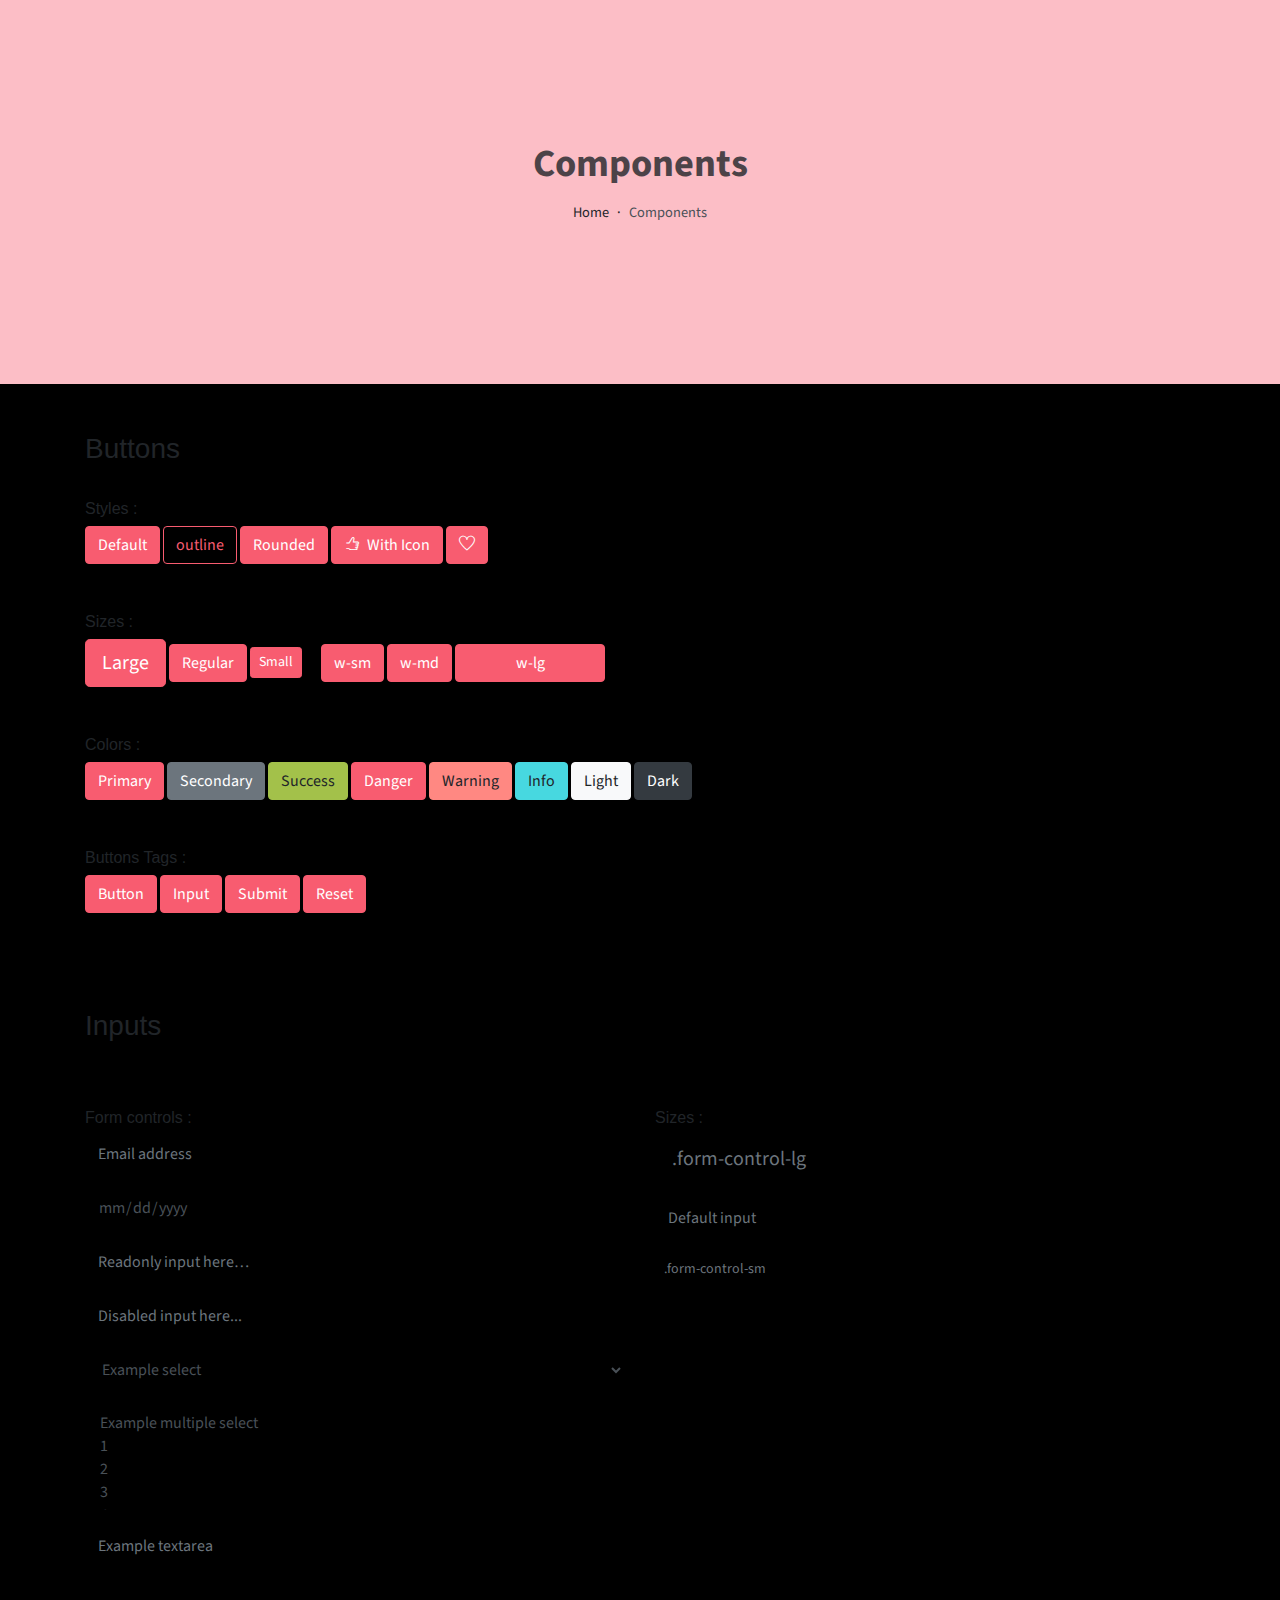
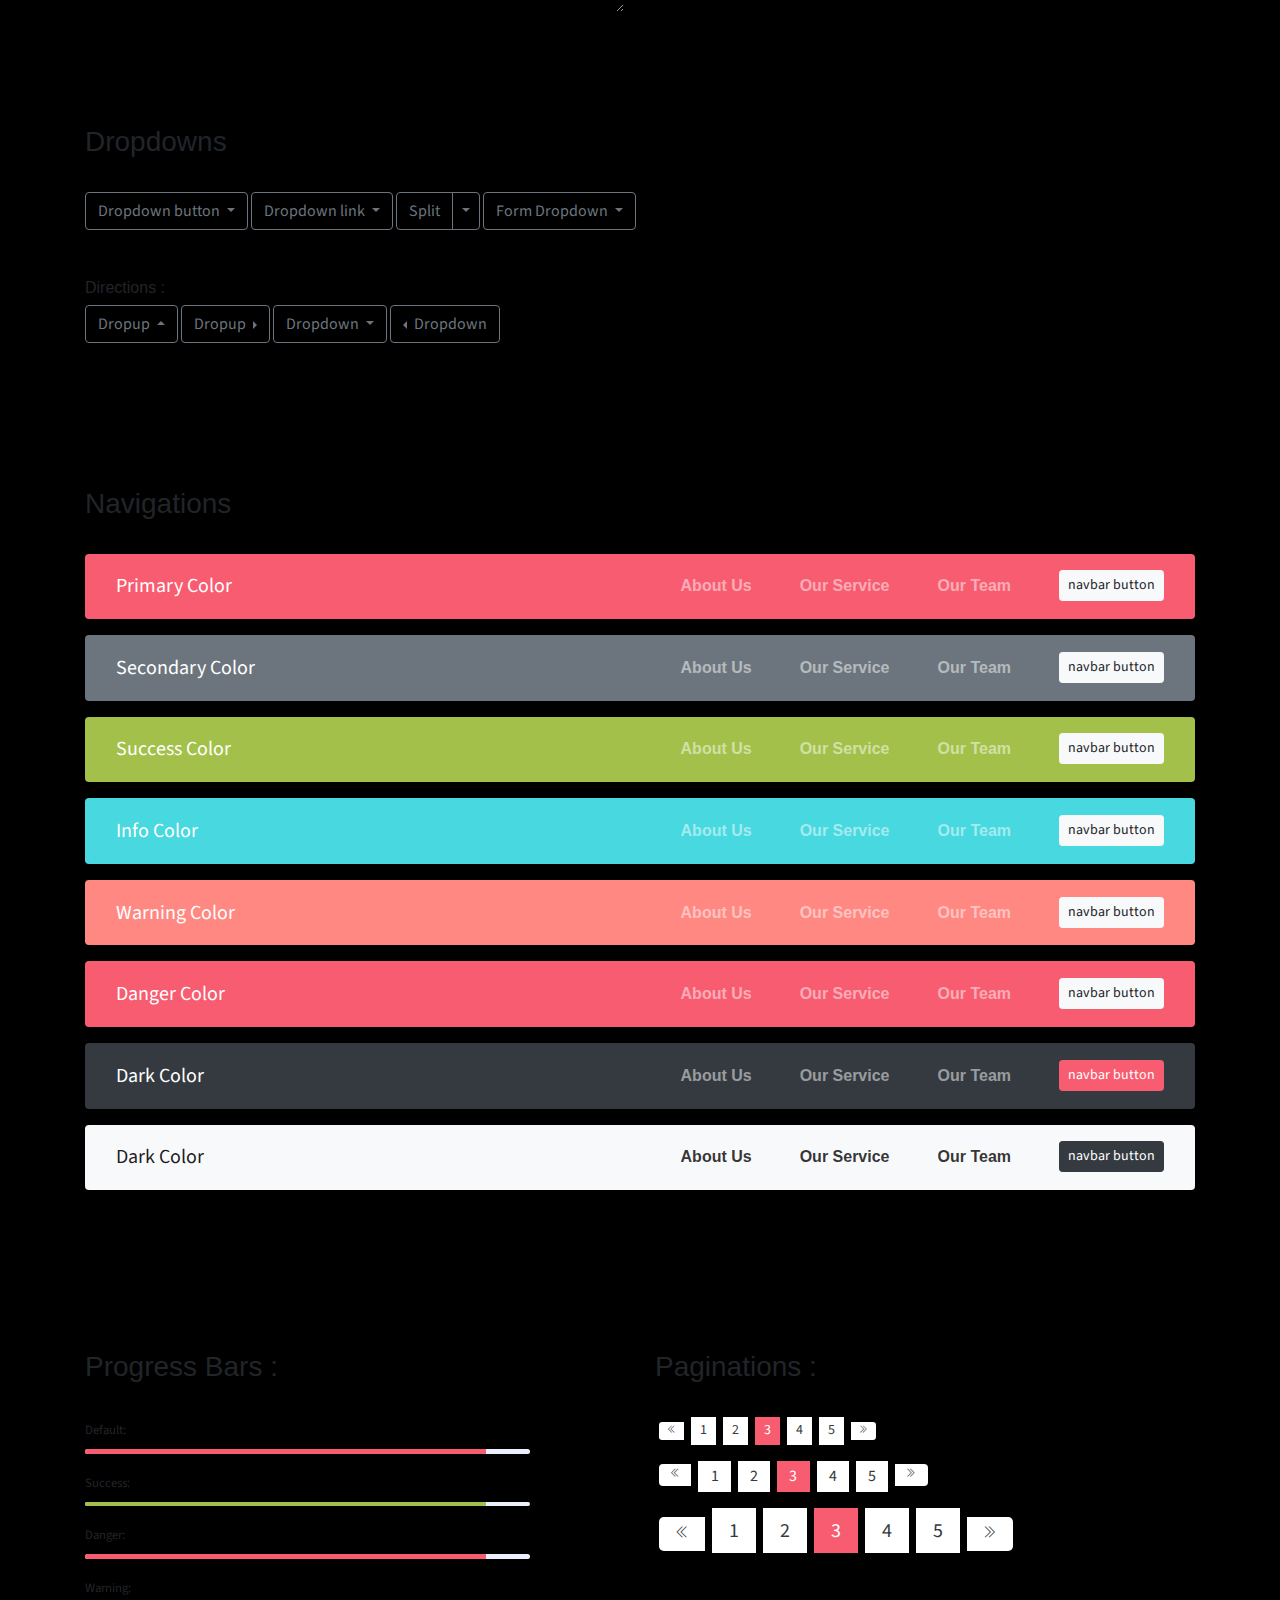
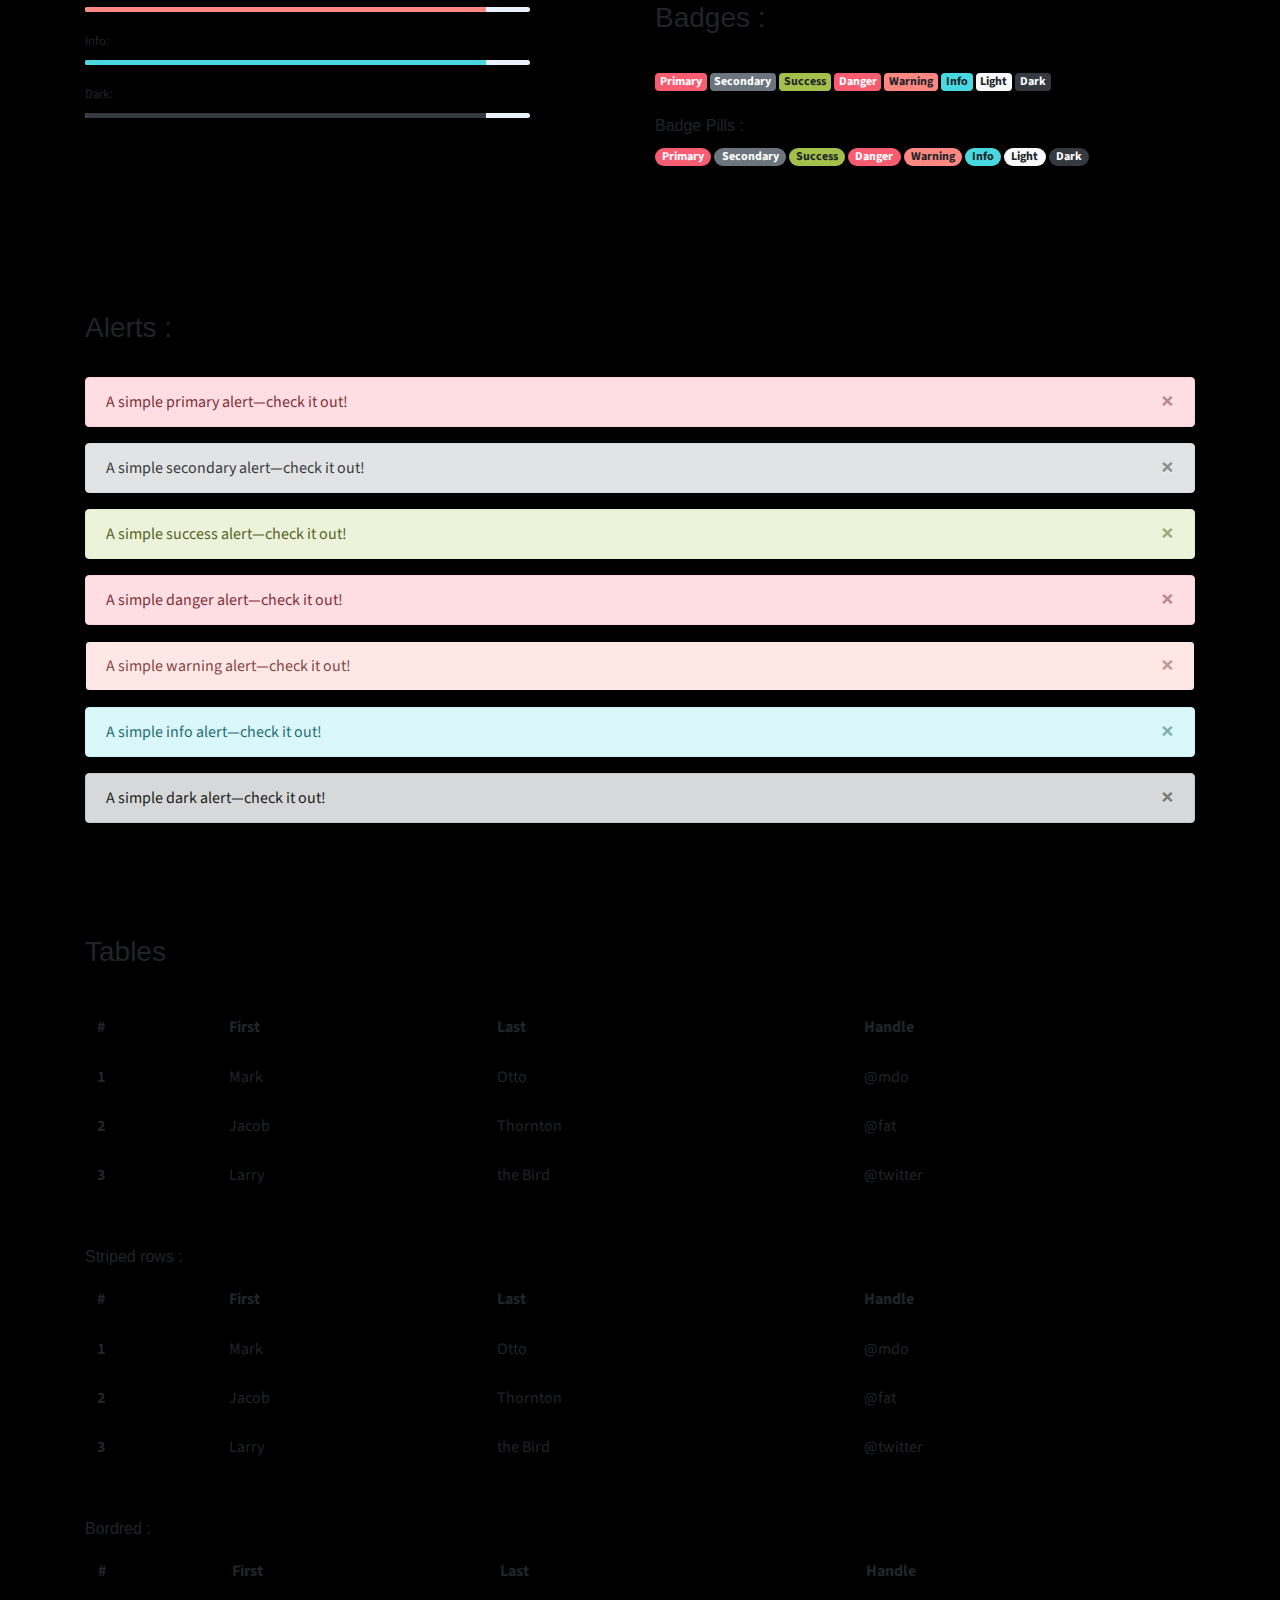
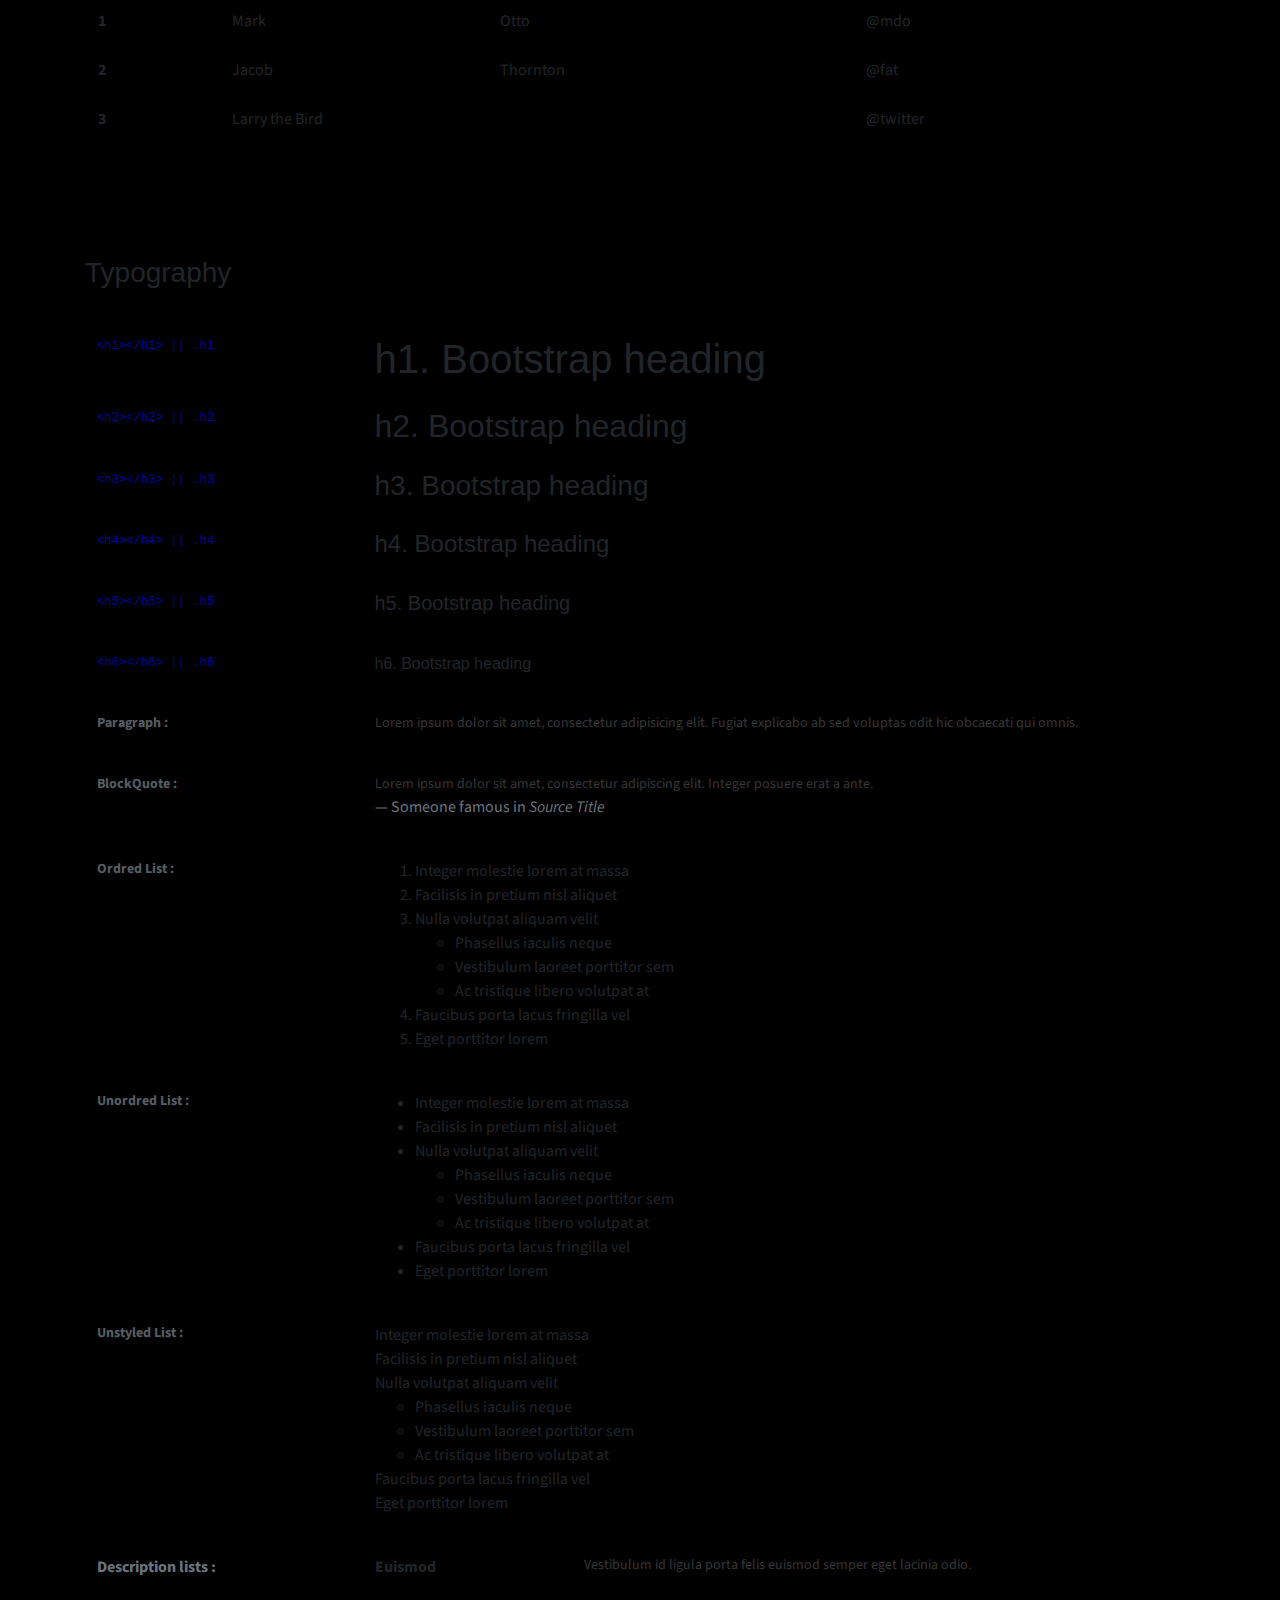
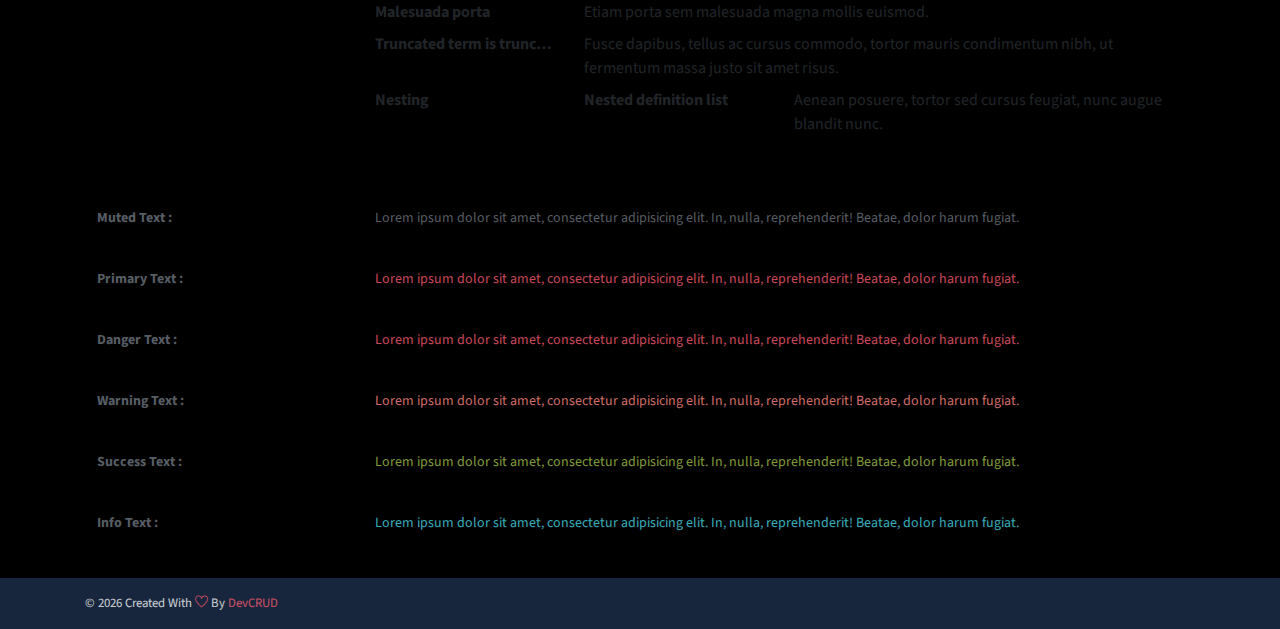
<file: RakeshGahir/johndoe/public_html/components.html>
<!DOCTYPE html>
<html lang="en">
<head>
   <meta charset="utf-8">
   <meta name="viewport" content="width=device-width, initial-scale=1, shrink-to-fit=no">
   <meta name="description" content="Start your development with JohnDoe landing page.">
   <meta name="author" content="Devcrud">
   <title>JohnDoe Landing page | Components</title>
   <link rel="icon" href="assets/imgs/favicon.png" type="image/png">
   <!-- font icons -->
   <link rel="stylesheet" href="assets/vendors/themify-icons/css/themify-icons.css">
   <!-- Bootstrap + Steller  -->
   <link rel="stylesheet" href="assets/css/johndoe.css">
</head>
<body>

   <!-- Page Header -->
   <header class="header header-mini"> 
      <div class="header-title">Components</div> 
      <nav aria-label="breadcrumb">
         <ol class="breadcrumb">
            <li class="breadcrumb-item"><a href="/">Home</a></li>
            <li class="breadcrumb-item active" aria-current="page">Components</li>
         </ol>
      </nav>
   </header> <!-- End Of Page Header -->

   <!-- main content -->
   <div class="container">

      <!-- Buttons -->
      <h3 class="mt-5">Buttons</h3>
      <hr>
      <h6 class="section-secondary-title">Styles :</h6>
      <button class="btn btn-primary">Default</button>
      <button class="btn btn-outline-primary">outline</button>
      <button class="btn btn-primary rounded">Rounded</button>
      <button class="btn btn-primary rounded"><i class="ti-thumb-up pr-1"></i> With Icon</button>
      <button class="btn btn-primary circle"><i class="ti-heart"></i></button>

      <h6 class="section-secondary-title mt-5">Sizes :</h6>
      <button class="btn btn-primary btn-lg">Large</button>
      <button class="btn btn-primary ">Regular</button>
      <button class="btn btn-primary btn-sm">Small</button>
      <button class="btn btn-primary w-sm ml-3">w-sm</button>
      <button class="btn btn-primary w-md">w-md</button>
      <button class="btn btn-primary w-lg">w-lg</button>

      <h6 class="section-secondary-title mt-5">Colors :</h6>          
      <button type="button" class="btn btn-primary">Primary</button>
      <button type="button" class="btn btn-secondary">Secondary</button>
      <button type="button" class="btn btn-success">Success</button>
      <button type="button" class="btn btn-danger">Danger</button>
      <button type="button" class="btn btn-warning">Warning</button>
      <button type="button" class="btn btn-info">Info</button>
      <button type="button" class="btn btn-light">Light</button>
      <button type="button" class="btn btn-dark">Dark</button>

      <h6 class="section-secondary-title mt-5">Buttons Tags :</h6>
      <button class="btn btn-primary" type="submit">Button</button>
      <input class="btn btn-primary" type="button" value="Input">
      <input class="btn btn-primary" type="submit" value="Submit">
      <input class="btn btn-primary" type="reset" value="Reset">
      
      <!-- devider -->
      <div class="py-5"></div>

      <!-- Inputs -->
      <h3>Inputs</h3>
      <hr>
      <div class="row mt-5">
         <div class="col-md-6">
            <h6 class="section-secondary-title">Form controls :</h6>        
            <div class="form-group">
               <input type="email" class="form-control" id="exampleFormControlInput1" placeholder="Email address">
            </div>
            <div class="form-group">
               <input type="date" class="form-control" id="exampleFormControlInput1" placeholder="Date">
            </div>
            <div class="form-group">
               <input class="form-control" type="text" placeholder="Readonly input here…" readonly>
            </div>
            <div class="form-group">
               <input class="form-control" id="disabledInput" type="text" placeholder="Disabled input here..." disabled>
            </div>
            <div class="form-group">
               <select class="form-control" id="exampleFormControlSelect1">
                  <option>Example select</option>
                  <option>1</option>
                  <option>2</option>
                  <option>3</option>
                  <option>4</option>
                  <option>5</option>
               </select>
            </div>
            <div class="form-group">
               <select multiple class="form-control" id="exampleFormControlSelect2">
                  <option>Example multiple select</option>
                  <option>1</option>
                  <option>2</option>
                  <option>3</option>
                  <option>4</option>
                  <option>5</option>
               </select>
            </div>
            <div class="form-group">
               <textarea class="form-control" id="exampleFormControlTextarea1" rows="3" placeholder="Example textarea"></textarea>
            </div>
         </div>
         <div class="col-md-6">
            <h6 class="section-secondary-title">Sizes :</h6>    
            <div class="form-group">
               <input class="form-control form-control-lg" type="text" placeholder=".form-control-lg">             
            </div>
            <div class="form-group">
               <input class="form-control" type="text" placeholder="Default input">
            </div>
            <div class="form-group">
               <input class="form-control form-control-sm" type="text" placeholder=".form-control-sm"> 
            </div>
         </div>
      </div> <!-- end of inputs -->   

      <!-- devider -->
      <div class="py-5"></div>             

      <!-- Dropdowns -->
      <h3 class="components-section-title font-weight-normal">Dropdowns</h3>
      <hr>
      <div class="dropdown d-inline-block">
         <button class="btn btn-outline-secondary dropdown-toggle" type="button" id="dropdownMenuButton" data-toggle="dropdown" aria-haspopup="true" aria-expanded="false">
         Dropdown button
         </button>
         <div class="dropdown-menu" aria-labelledby="dropdownMenuButton">
         <a class="dropdown-item" href="#">Action</a>
         <a class="dropdown-item" href="#">Another action</a>
         <a class="dropdown-item" href="#">Something else here</a>
         </div>
      </div>
      <div class="dropdown d-inline-block">
         <a class="btn btn-outline-secondary dropdown-toggle" href="#" role="button" id="dropdownMenuLink" data-toggle="dropdown" aria-haspopup="true" aria-expanded="false">
            Dropdown link
         </a>
         <div class="dropdown-menu" aria-labelledby="dropdownMenuLink">
            <a class="dropdown-item" href="#">Action</a>
            <a class="dropdown-item" href="#">Another action</a>
            <a class="dropdown-item" href="#">Something else here</a>
         </div>
      </div>
      <div class="btn-group">
         <button type="button" class="btn btn-outline-secondary">Split</button>
         <button type="button" class="btn btn-outline-secondary dropdown-toggle dropdown-toggle-split" data-toggle="dropdown" aria-haspopup="true" aria-expanded="false">
         <span class="sr-only">Toggle Dropdown</span>
         </button>
         <div class="dropdown-menu">
            <a class="dropdown-item" href="#">Action</a>
            <a class="dropdown-item" href="#">Another action</a>
            <a class="dropdown-item" href="#">Something else here</a>
            <div class="dropdown-divider"></div>
            <a class="dropdown-item" href="#">Separated link</a>
         </div>
      </div>
      <div class="btn-group">
         <button class="btn btn-outline-secondary dropdown-toggle" type="button" id="dropdownMenuButton" data-toggle="dropdown" aria-haspopup="true" aria-expanded="false">
            Form Dropdown
         </button>
         <div class="dropdown-menu form">
            <form class="px-4 py-3">
               <div class="form-group">
                  <input type="email" class="form-control" id="exampleDropdownFormEmail1" placeholder="email@example.com">
               </div>
               <div class="form-group">
                  <input type="password" class="form-control" id="exampleDropdownFormPassword1" placeholder="Password">
               </div>
               <div class="form-check mb-3">
                  <input type="checkbox" class="form-check-input" id="dropdownCheck">
                  <label class="form-check-label" for="dropdownCheck">
                     Remember me
                  </label>
               </div>
               <button type="submit" class="btn btn-primary btn-block">Sign in</button>
            </form>
            <div class="dropdown-divider"></div>
            <a class="dropdown-item" href="#"><small>New around here? Sign up</small></a>
            <a class="dropdown-item" href="#"><small>Forgot password?</small></a>
         </div>
      </div>       
      <h6 class="section-secondary-title mt-5">Directions :</h6>  
      <div class="btn-group dropup">
         <button type="button" class="btn btn-outline-secondary dropdown-toggle" data-toggle="dropdown" aria-haspopup="true" aria-expanded="false">
            Dropup
         </button>
         <div class="dropdown-menu">
            <a class="dropdown-item" href="#">Action</a>
            <a class="dropdown-item" href="#">Another action</a>
            <a class="dropdown-item" href="#">Something else here</a>
            <div class="dropdown-divider"></div>
            <a class="dropdown-item" href="#">Separated link</a>
         </div>
      </div>
      <div class="btn-group dropright">
         <button type="button" class="btn btn-outline-secondary dropdown-toggle" data-toggle="dropdown" aria-haspopup="true" aria-expanded="false">
            Dropup
         </button>
         <div class="dropdown-menu">
            <a class="dropdown-item" href="#">Action</a>
            <a class="dropdown-item" href="#">Another action</a>
            <a class="dropdown-item" href="#">Something else here</a>
            <div class="dropdown-divider"></div>
            <a class="dropdown-item" href="#">Separated link</a>
         </div>
      </div>
      <div class="btn-group">
         <button type="button" class="btn btn-outline-secondary dropdown-toggle" data-toggle="dropdown" aria-haspopup="true" aria-expanded="false">
            Dropdown
         </button>
         <div class="dropdown-menu">
            <a class="dropdown-item" href="#">Action</a>
            <a class="dropdown-item" href="#">Another action</a>
            <a class="dropdown-item" href="#">Something else here</a>
            <div class="dropdown-divider"></div>
            <a class="dropdown-item" href="#">Separated link</a>
         </div>
      </div>
      <div class="btn-group dropleft">
         <button type="button" class="btn btn-outline-secondary dropdown-toggle" data-toggle="dropdown" aria-haspopup="true" aria-expanded="false">
            Dropdown
         </button>
         <div class="dropdown-menu">
            <a class="dropdown-item" href="#">Action</a>
            <a class="dropdown-item" href="#">Another action</a>
            <a class="dropdown-item" href="#">Something else here</a>
            <div class="dropdown-divider"></div>
            <a class="dropdown-item" href="#">Separated link</a>
         </div>
      </div> <!-- end of Dropdowns -->  

      <!-- devider -->
      <div class="py-5"></div>   

      <!-- navbars -->
      <h3 class="components-section-title font-weight-normal mt-5">Navigations</h3>
      <hr>
      <nav class="navbar navbar-expand-sm navbar-dark bg-primary rounded shadow mb-3">
         <div class="container">
            <a class="navbar-brand" href="#">Primary Color</a>
            <button class="navbar-toggler ml-auto" type="button" data-toggle="collapse" data-target="#navbarSupportedContent" aria-controls="navbarSupportedContent" aria-expanded="false" aria-label="Toggle navigation">
            <span class="navbar-toggler-icon"></span>
            </button>
            <div class="collapse navbar-collapse" id="navbarSupportedContent">
               <ul class="navbar-nav ml-auto"> 
                  <li class="nav-item">
                     <a class="nav-link" href="#about">About Us</a>
                  </li>
                  <li class="nav-item">
                     <a class="nav-link" href="#service">Our Service</a>
                  </li>
                  <li class="nav-item">
                     <a class="nav-link" href="#team">Our Team</a>
                  </li>
                  <li class="nav-item">
                     <a href="#book-table" class="ml-4 mt-1 btn btn-light btn-sm">navbar button</a>
                  </li>
               </ul>                       
            </div>
         </div>
      </nav>
      <nav class="navbar navbar-expand-sm navbar-dark bg-secondary rounded shadow mb-3">
         <div class="container">
            <a class="navbar-brand" href="#">Secondary Color</a>
            <button class="navbar-toggler ml-auto" type="button" data-toggle="collapse" data-target="#navbarSupportedContent" aria-controls="navbarSupportedContent" aria-expanded="false" aria-label="Toggle navigation">
            <span class="navbar-toggler-icon"></span>
            </button>
            <div class="collapse navbar-collapse" id="navbarSupportedContent">
               <ul class="navbar-nav ml-auto"> 
                  <li class="nav-item">
                     <a class="nav-link" href="#about">About Us</a>
                  </li>
                  <li class="nav-item">
                     <a class="nav-link" href="#service">Our Service</a>
                  </li>
                  <li class="nav-item">
                     <a class="nav-link" href="#team">Our Team</a>
                  </li>
                  <li class="nav-item">
                     <a href="#book-table" class="ml-4 mt-1 btn btn-light btn-sm">navbar button</a>
                  </li>
               </ul>                       
            </div>
         </div>
      </nav>
      <nav class="navbar navbar-expand-sm navbar-dark bg-success rounded shadow mb-3">
         <div class="container">
            <a class="navbar-brand" href="#">Success Color</a>
            <button class="navbar-toggler ml-auto" type="button" data-toggle="collapse" data-target="#navbarSupportedContent" aria-controls="navbarSupportedContent" aria-expanded="false" aria-label="Toggle navigation">
            <span class="navbar-toggler-icon"></span>
            </button>
            <div class="collapse navbar-collapse" id="navbarSupportedContent">
               <ul class="navbar-nav ml-auto"> 
                  <li class="nav-item">
                     <a class="nav-link" href="#about">About Us</a>
                  </li>
                  <li class="nav-item">
                     <a class="nav-link" href="#service">Our Service</a>
                  </li>
                  <li class="nav-item">
                     <a class="nav-link" href="#team">Our Team</a>
                  </li>
                  <li class="nav-item">
                     <a href="#book-table" class="ml-4 mt-1 btn btn-light btn-sm">navbar button</a>
                  </li>
               </ul>                       
            </div>
         </div>
      </nav>
      <nav class="navbar navbar-expand-sm navbar-dark bg-info rounded shadow mb-3">
         <div class="container">
            <a class="navbar-brand" href="#">Info Color</a>
            <button class="navbar-toggler ml-auto" type="button" data-toggle="collapse" data-target="#navbarSupportedContent" aria-controls="navbarSupportedContent" aria-expanded="false" aria-label="Toggle navigation">
            <span class="navbar-toggler-icon"></span>
            </button>
            <div class="collapse navbar-collapse" id="navbarSupportedContent">
               <ul class="navbar-nav ml-auto"> 
                  <li class="nav-item">
                     <a class="nav-link" href="#about">About Us</a>
                  </li>
                  <li class="nav-item">
                     <a class="nav-link" href="#service">Our Service</a>
                  </li>
                  <li class="nav-item">
                     <a class="nav-link" href="#team">Our Team</a>
                  </li>
                  <li class="nav-item">
                     <a href="#book-table" class="ml-4 mt-1 btn btn-light btn-sm">navbar button</a>
                  </li>
               </ul>                       
            </div>
         </div>
      </nav>
      <nav class="navbar navbar-expand-sm navbar-dark bg-warning rounded shadow mb-3">
         <div class="container">
            <a class="navbar-brand" href="#">Warning Color</a>
            <button class="navbar-toggler ml-auto" type="button" data-toggle="collapse" data-target="#navbarSupportedContent" aria-controls="navbarSupportedContent" aria-expanded="false" aria-label="Toggle navigation">
            <span class="navbar-toggler-icon"></span>
            </button>
            <div class="collapse navbar-collapse" id="navbarSupportedContent">
               <ul class="navbar-nav ml-auto"> 
                  <li class="nav-item">
                     <a class="nav-link" href="#about">About Us</a>
                  </li>
                  <li class="nav-item">
                     <a class="nav-link" href="#service">Our Service</a>
                  </li>
                  <li class="nav-item">
                     <a class="nav-link" href="#team">Our Team</a>
                  </li>
                  <li class="nav-item">
                     <a href="#book-table" class="ml-4 mt-1 btn btn-light btn-sm">navbar button</a>
                  </li>
               </ul>                       
            </div>
         </div>
      </nav>
      <nav class="navbar navbar-expand-sm navbar-dark bg-danger rounded shadow mb-3">
         <div class="container">
            <a class="navbar-brand" href="#">Danger Color</a>
            <button class="navbar-toggler ml-auto" type="button" data-toggle="collapse" data-target="#navbarSupportedContent" aria-controls="navbarSupportedContent" aria-expanded="false" aria-label="Toggle navigation">
            <span class="navbar-toggler-icon"></span>
            </button>
            <div class="collapse navbar-collapse" id="navbarSupportedContent">
               <ul class="navbar-nav ml-auto"> 
                  <li class="nav-item">
                     <a class="nav-link" href="#about">About Us</a>
                  </li>
                  <li class="nav-item">
                     <a class="nav-link" href="#service">Our Service</a>
                  </li>
                  <li class="nav-item">
                     <a class="nav-link" href="#team">Our Team</a>
                  </li>
                  <li class="nav-item">
                     <a href="#book-table" class="ml-4 mt-1 btn btn-light btn-sm">navbar button</a>
                  </li>
               </ul>                       
            </div>
         </div>
      </nav>
      <nav class="navbar navbar-expand-sm navbar-dark bg-dark rounded shadow mb-3">
         <div class="container">
            <a class="navbar-brand" href="#">Dark Color</a>
            <button class="navbar-toggler ml-auto" type="button" data-toggle="collapse" data-target="#navbarSupportedContent" aria-controls="navbarSupportedContent" aria-expanded="false" aria-label="Toggle navigation">
            <span class="navbar-toggler-icon"></span>
            </button>
            <div class="collapse navbar-collapse" id="navbarSupportedContent">
               <ul class="navbar-nav ml-auto"> 
                  <li class="nav-item">
                     <a class="nav-link" href="#about">About Us</a>
                  </li>
                  <li class="nav-item">
                     <a class="nav-link" href="#service">Our Service</a>
                  </li>
                  <li class="nav-item">
                     <a class="nav-link" href="#team">Our Team</a>
                  </li>
                  <li class="nav-item">
                     <a href="#book-table" class="ml-4 mt-1 btn btn-primary btn-sm">navbar button</a>
                  </li>
               </ul>                       
            </div>
         </div>
      </nav>
      <nav class="navbar navbar-expand-sm navbar-light bg-light rounded shadow mb-3">
         <div class="container">
            <a class="navbar-brand" href="#">Dark Color</a>
            <button class="navbar-toggler ml-auto" type="button" data-toggle="collapse" data-target="#navbarSupportedContent" aria-controls="navbarSupportedContent" aria-expanded="false" aria-label="Toggle navigation">
            <span class="navbar-toggler-icon"></span>
            </button>
            <div class="collapse navbar-collapse" id="navbarSupportedContent">
               <ul class="navbar-nav ml-auto"> 
                  <li class="nav-item">
                     <a class="nav-link" href="#about">About Us</a>
                  </li>
                  <li class="nav-item">
                     <a class="nav-link" href="#service">Our Service</a>
                  </li>
                  <li class="nav-item">
                     <a class="nav-link" href="#team">Our Team</a>
                  </li>
                  <li class="nav-item">
                     <a href="#book-table" class="ml-4 mt-1 btn btn-dark btn-sm">navbar button</a>
                  </li>
               </ul>                       
            </div>
         </div>
      </nav>
      <!-- End of navbars -->

      <!-- devider -->
      <div class="py-5"></div>   
      
      <!-- progress bars -->
      <div class="row justify-content-between">
         <div class="col-md-5">
            <h3 class="components-section-title font-weight-normal mt-5">Progress Bars :</h3>
            <hr>
            <small>Default: </small>
            <div class="progress mt-2 mb-3">
               <div class="progress-bar" role="progressbar" style="width: 90%" aria-valuenow="25" aria-valuemin="0" aria-valuemax="100"></div>
            </div>
            <small>Success:</small>
            <div class="progress mt-2 mb-3">
               <div class="progress-bar bg-success" role="progressbar" style="width: 90%" aria-valuenow="25" aria-valuemin="0" aria-valuemax="100"></div>
            </div>
            <small>Danger:</small>
            <div class="progress mt-2 mb-3">
               <div class="progress-bar bg-danger" role="progressbar" style="width: 90%" aria-valuenow="25" aria-valuemin="0" aria-valuemax="100"></div>
            </div>
            <small>Warning:</small>
            <div class="progress mt-2 mb-3">
               <div class="progress-bar bg-warning" role="progressbar" style="width: 90%" aria-valuenow="25" aria-valuemin="0" aria-valuemax="100"></div>
            </div>
            <small>Info:</small>
            <div class="progress mt-2 mb-3">
               <div class="progress-bar bg-info" role="progressbar" style="width: 90%" aria-valuenow="25" aria-valuemin="0" aria-valuemax="100"></div>
            </div>
            <small>Dark:</small>
            <div class="progress mt-2 mb-3">
               <div class="progress-bar bg-dark" role="progressbar" style="width: 90%" aria-valuenow="25" aria-valuemin="0" aria-valuemax="100"></div>
            </div>
         </div>
         <div class="col-md-6">
            <h3 class="components-section-title font-weight-normal mt-5">Paginations :</h3>
            <hr>
            <nav aria-label="Page navigation example">
               <ul class="pagination pagination-sm">
                  <li class="page-item"><a class="page-link" href="#"><i class="ti-angle-double-left"></i></a></li>
                  <li class="page-item"><a class="page-link" href="#">1</a></li>
                  <li class="page-item"><a class="page-link" href="#">2</a></li>
                  <li class="page-item active"><a class="page-link" href="#">3</a></li>
                  <li class="page-item"><a class="page-link" href="#">4</a></li>
                  <li class="page-item"><a class="page-link" href="#">5</a></li>
                  <li class="page-item"><a class="page-link" href="#"><i class="ti-angle-double-right"></i></a></li>
               </ul>
            </nav>
            <nav aria-label="Page navigation example">
               <ul class="pagination">
               <li class="page-item"><a class="page-link" href="#"><i class="ti-angle-double-left"></i></a></li>
                  <li class="page-item"><a class="page-link" href="#">1</a></li>
                  <li class="page-item"><a class="page-link" href="#">2</a></li>
                  <li class="page-item active"><a class="page-link" href="#">3</a></li>
                  <li class="page-item"><a class="page-link" href="#">4</a></li>
                  <li class="page-item"><a class="page-link" href="#">5</a></li>
                  <li class="page-item"><a class="page-link" href="#"><i class="ti-angle-double-right"></i></a></li>
               </ul>
            </nav>
            <nav aria-label="Page navigation example">
               <ul class="pagination pagination-lg">
                  <li class="page-item"><a class="page-link" href="#"><i class="ti-angle-double-left"></i></a></li>
                  <li class="page-item"><a class="page-link" href="#">1</a></li>
                  <li class="page-item"><a class="page-link" href="#">2</a></li>
                  <li class="page-item active"><a class="page-link" href="#">3</a></li>
                  <li class="page-item"><a class="page-link" href="#">4</a></li>
                  <li class="page-item"><a class="page-link" href="#">5</a></li>
                  <li class="page-item"><a class="page-link" href="#"><i class="ti-angle-double-right"></i></a></li>
               </ul>
            </nav>

            <!-- Badges -->
            <h3 class="components-section-title font-weight-normal mt-5">Badges :</h3>
            <hr>
            <span class="badge badge-primary">Primary</span>
            <span class="badge badge-secondary">Secondary</span>
            <span class="badge badge-success">Success</span>
            <span class="badge badge-danger">Danger</span>
            <span class="badge badge-warning">Warning</span>
            <span class="badge badge-info">Info</span>
            <span class="badge badge-light">Light</span>
            <span class="badge badge-dark">Dark</span>
            <h6 class="section-secondary-title mt-4 mb-2">Badge Pills :</h6>
            <span class="badge badge-pill badge-primary">Primary</span>
            <span class="badge badge-pill badge-secondary">Secondary</span>
            <span class="badge badge-pill badge-success">Success</span>
            <span class="badge badge-pill badge-danger">Danger</span>
            <span class="badge badge-pill badge-warning">Warning</span>
            <span class="badge badge-pill badge-info">Info</span>
            <span class="badge badge-pill badge-light">Light</span>
            <span class="badge badge-pill badge-dark">Dark</span>
         </div>
      </div> <!-- End of Progress bars -->

      <!-- devider -->
      <div class="py-5"></div>  

      <!-- Alerts -->
      <h3 class="components-section-title font-weight-normal mt-5">Alerts :</h3>
      <hr>
      <div class="alert alert-primary alert-dismissible fade show" role="alert">
         A simple primary alert—check it out!
         <button type="button" class="close" data-dismiss="alert" aria-label="Close">
            <span aria-hidden="true">&times;</span>
         </button>
      </div>
      <div class="alert alert-secondary alert-dismissible fade show" role="alert">
         A simple secondary alert—check it out!
         <button type="button" class="close" data-dismiss="alert" aria-label="Close">
            <span aria-hidden="true">&times;</span>
         </button>
      </div>
      <div class="alert alert-success alert-dismissible fade show" role="alert">
         A simple success alert—check it out!
         <button type="button" class="close" data-dismiss="alert" aria-label="Close">
            <span aria-hidden="true">&times;</span>
         </button>
      </div>
      <div class="alert alert-danger alert-dismissible fade show" role="alert">
         A simple danger alert—check it out!
         <button type="button" class="close" data-dismiss="alert" aria-label="Close">
            <span aria-hidden="true">&times;</span>
         </button>
      </div>
      <div class="alert alert-warning alert-dismissible fade show" role="alert">
         A simple warning alert—check it out!
         <button type="button" class="close" data-dismiss="alert" aria-label="Close">
            <span aria-hidden="true">&times;</span>
         </button>
      </div>
      <div class="alert alert-info alert-dismissible fade show" role="alert">
         A simple info alert—check it out!
         <button type="button" class="close" data-dismiss="alert" aria-label="Close">
            <span aria-hidden="true">&times;</span>
         </button>
      </div>
      <div class="alert alert-dark alert-dismissible fade show" role="alert">
         A simple dark alert—check it out!
         <button type="button" class="close" data-dismiss="alert" aria-label="Close">
            <span aria-hidden="true">&times;</span>
         </button>
      </div>
      <!-- end of alerts -->

      <!-- devider -->
      <div class="py-5"></div> 
   
      <!-- tables -->
      <h3 class="components-section-title">Tables</h3>
      <hr>
      <table class="table">
         <thead>
            <tr>
               <th scope="col">#</th>
               <th scope="col">First</th>
               <th scope="col">Last</th>
               <th scope="col">Handle</th>
            </tr>
         </thead>
         <tbody>
            <tr>
               <th scope="row">1</th>
               <td>Mark</td>
               <td>Otto</td>
               <td>@mdo</td>
            </tr>
            <tr>
               <th scope="row">2</th>
               <td>Jacob</td>
               <td>Thornton</td>
               <td>@fat</td>
            </tr>
            <tr>
               <th scope="row">3</th>
               <td>Larry</td>
               <td>the Bird</td>
               <td>@twitter</td>
            </tr>
         </tbody>
      </table>

      <h6 class="section-secondary-title mt-5">Striped rows :</h6>
      <table class="table table-striped">
         <thead>
            <tr>
               <th scope="col">#</th>
               <th scope="col">First</th>
               <th scope="col">Last</th>
               <th scope="col">Handle</th>
            </tr>
         </thead>
         <tbody>
            <tr>
               <th scope="row">1</th>
               <td>Mark</td>
               <td>Otto</td>
               <td>@mdo</td>
            </tr>
            <tr>
               <th scope="row">2</th>
               <td>Jacob</td>
               <td>Thornton</td>
               <td>@fat</td>
            </tr>
            <tr>
               <th scope="row">3</th>
               <td>Larry</td>
               <td>the Bird</td>
               <td>@twitter</td>
            </tr>
         </tbody>
      </table>

      <h6 class="section-secondary-title mt-5">Bordred :</h6>
      <table class="table table-bordered">
         <thead>
            <tr>
               <th scope="col">#</th>
               <th scope="col">First</th>
               <th scope="col">Last</th>
               <th scope="col">Handle</th>
            </tr>
         </thead>
         <tbody>
            <tr>
               <th scope="row">1</th>
               <td>Mark</td>
               <td>Otto</td>
               <td>@mdo</td>
            </tr>
            <tr>
               <th scope="row">2</th>
               <td>Jacob</td>
               <td>Thornton</td>
               <td>@fat</td>
            </tr>
            <tr>
               <th scope="row">3</th>
               <td colspan="2">Larry the Bird</td>
               <td>@twitter</td>
            </tr>
         </tbody>
      </table>
      <!-- end of tables -->

      <!-- devider -->
      <div class="py-5"></div> 

      <!-- typography -->
      <h3 class="components-section-title">Typography</h3>
      <hr>
     
      <table class="table table-borderless v-align-center">
         <tbody>
            <tr>
               <td>
                  <p><code class="highlighter-rouge">&lt;h1&gt;&lt;/h1&gt; || .h1</code></p>
               </td>
               <td class="w-75"><span class="h1">h1. Bootstrap heading</span></td>
            </tr>
            <tr>
               <td>
                  <p><code class="highlighter-rouge">&lt;h2&gt;&lt;/h2&gt; || .h2</code></p>
               </td>
               <td><span class="h2">h2. Bootstrap heading</span></td>
            </tr>
            <tr>
               <td>
                  <p><code class="highlighter-rouge">&lt;h3&gt;&lt;/h3&gt; || .h3</code></p>
               </td>
               <td><span class="h3">h3. Bootstrap heading</span></td>
            </tr>
            <tr>
               <td>
                  <p><code class="highlighter-rouge">&lt;h4&gt;&lt;/h4&gt; || .h4</code></p>
               </td>
               <td><span class="h4">h4. Bootstrap heading</span></td>
            </tr>
            <tr>
               <td>
                  <p><code class="highlighter-rouge">&lt;h5&gt;&lt;/h5&gt; || .h5</code></p>
               </td>
               <td><span class="h5">h5. Bootstrap heading</span></td>
            </tr>
            <tr>
               <td>
                  <p><code class="highlighter-rouge">&lt;h6&gt;&lt;/h6&gt; || .h6</code></p>
               </td>
               <td><span class="h6">h6. Bootstrap heading</span></td>
            </tr>
            <tr>
               <td>
                  <p class="font-weight-bold text-muted">Paragraph :</p>
               </td>
               <td><p>Lorem ipsum dolor sit amet, consectetur adipisicing elit. Fugiat explicabo ab sed voluptas odit hic obcaecati qui omnis.</p></td>
            </tr>
            <tr>
               <td>
                  <p class="font-weight-bold text-muted">BlockQuote :</p>
               </td>
               <td>
                  <blockquote class="blockquote">
                     <p class="mb-0">Lorem ipsum dolor sit amet, consectetur adipiscing elit. Integer posuere erat a ante.</p>
                     <footer class="blockquote-footer">Someone famous in <cite title="Source Title">Source Title</cite></footer>
                  </blockquote>
               </td>
            </tr>

            
            <tr>
               <td><p class="font-weight-bold text-muted">Ordred List :</p></td>
               <td>
                  <ol>
                     <li>Integer molestie lorem at massa</li>
                     <li>Facilisis in pretium nisl aliquet</li>
                     <li>Nulla volutpat aliquam velit
                        <ul>
                           <li>Phasellus iaculis neque</li>
                           <li>Vestibulum laoreet porttitor sem</li>
                           <li>Ac tristique libero volutpat at</li>
                        </ul>
                     </li>
                     <li>Faucibus porta lacus fringilla vel</li>
                     <li>Eget porttitor lorem</li>
                  </ol>
               </td>
            </tr>
            <tr>
               <td><p class="font-weight-bold text-muted">Unordred List :</p></td>
               <td>
                  <ul >
                     <li>Integer molestie lorem at massa</li>
                     <li>Facilisis in pretium nisl aliquet</li>
                     <li>Nulla volutpat aliquam velit
                        <ul>
                           <li>Phasellus iaculis neque</li>
                           <li>Vestibulum laoreet porttitor sem</li>
                           <li>Ac tristique libero volutpat at</li>
                        </ul>
                     </li>
                     <li>Faucibus porta lacus fringilla vel</li>
                     <li>Eget porttitor lorem</li>
                  </ul>
               </td>
            </tr>
            <tr>
               <td><p class="font-weight-bold text-muted">Unstyled List :</p></td>
               <td>
                  <ul class="list-unstyled">
                     <li>Integer molestie lorem at massa</li>
                     <li>Facilisis in pretium nisl aliquet</li>
                     <li>Nulla volutpat aliquam velit
                        <ul>
                           <li>Phasellus iaculis neque</li>
                           <li>Vestibulum laoreet porttitor sem</li>
                           <li>Ac tristique libero volutpat at</li>
                        </ul>
                     </li>
                     <li>Faucibus porta lacus fringilla vel</li>
                     <li>Eget porttitor lorem</li>
                  </ul>
               </td>
            </tr>
            <tr>
               <td class="font-weight-bold text-muted">Description lists : </td>
               <td>
                  <dl class="row">
                     <dt class="col-sm-3">Euismod</dt>
                     <dd class="col-sm-9">
                        <p>Vestibulum id ligula porta felis euismod semper eget lacinia odio.</p>
                     </dd>

                     <dt class="col-sm-3">Malesuada porta</dt>
                     <dd class="col-sm-9">Etiam porta sem malesuada magna mollis euismod.</dd>

                     <dt class="col-sm-3 text-truncate">Truncated term is truncated</dt>
                     <dd class="col-sm-9">Fusce dapibus, tellus ac cursus commodo, tortor mauris condimentum nibh, ut fermentum massa justo sit amet risus.</dd>

                     <dt class="col-sm-3">Nesting</dt>
                     <dd class="col-sm-9">
                        <dl class="row">
                           <dt class="col-sm-4">Nested definition list</dt>
                           <dd class="col-sm-8">Aenean posuere, tortor sed cursus feugiat, nunc augue blandit nunc.</dd>
                        </dl>
                     </dd>
                  </dl>
               </td>
            </tr>
            <tr>
               <td>
                  <p class="font-weight-bold text-muted">Muted Text :</p>
               </td>
               <td>
                  <p class="text-muted">Lorem ipsum dolor sit amet, consectetur adipisicing elit. In, nulla, reprehenderit! Beatae, dolor harum fugiat.</p>
               </td>
            </tr>
            <tr>
               <td>
                  <p class="font-weight-bold text-muted">Primary Text :</p>
               </td>
               <td>
                  <p class="text-primary">Lorem ipsum dolor sit amet, consectetur adipisicing elit. In, nulla, reprehenderit! Beatae, dolor harum fugiat.</p>
               </td>
            </tr>
            <tr>
               <td>
                  <p class="font-weight-bold text-muted">Danger Text :</p>
               </td>
               <td>
                  <p class="text-danger">Lorem ipsum dolor sit amet, consectetur adipisicing elit. In, nulla, reprehenderit! Beatae, dolor harum fugiat.</p>
               </td>
            </tr>
            <tr>
               <td>
                  <p class="font-weight-bold text-muted">Warning Text :</p>
               </td>
               <td>
                  <p class="text-warning">Lorem ipsum dolor sit amet, consectetur adipisicing elit. In, nulla, reprehenderit! Beatae, dolor harum fugiat.</p>
               </td>
            </tr>
            <tr>
               <td>
                  <p class="font-weight-bold text-muted">Success Text :</p>
               </td>
               <td>
                  <p class="text-success">Lorem ipsum dolor sit amet, consectetur adipisicing elit. In, nulla, reprehenderit! Beatae, dolor harum fugiat.</p>
               </td>
            </tr>
            <tr>
               <td>
                  <p class="font-weight-bold text-muted">Info Text :</p>
               </td>
               <td>
                  <p class="text-info">Lorem ipsum dolor sit amet, consectetur adipisicing elit. In, nulla, reprehenderit! Beatae, dolor harum fugiat.</p>
               </td>
            </tr>
         </tbody>
      </table>
   </div>
   <!-- end of typography -->

   <!-- Page Footer -->
   <footer class="footer py-3">
        <div class="container">
            <p class="small mb-0 text-light">
                &copy; <script>document.write(new Date().getFullYear())</script> Created With <i class="ti-heart text-danger"></i> By <a href="http://devcrud.com" target="_blank"><span class="text-danger" title="Bootstrap 4 Themes and Dashboards">DevCRUD</span></a> 
            </p>
        </div>
    </footer>
   <!-- End of Page Footer -->  
   
   <!-- core  -->
   <script src="assets/vendors/jquery/jquery-3.4.1.js"></script>
   <script src="assets/vendors/bootstrap/bootstrap.bundle.js"></script>

</body>
</html>
</file>
<file: RakeshGahir/johndoe/public_html/assets/vendors/themify-icons/css/themify-icons.css>
@font-face {
	font-family: 'themify';
	src:url("../fonts/themify.eot?-fvbane");
	src:url("../fonts/themify.eot?#iefix-fvbane") format("embedded-opentype"),
		url("../fonts/themify.woff?-fvbane") format("woff"),
		url("../fonts/themify.ttf?-fvbane") format("truetype"),
		url("../fonts/themify.svg?-fvbane#themify") format("svg");
	font-weight: normal;
	font-style: normal;
}

[class^="ti-"], [class*=" ti-"] {
	font-family: 'themify';
	speak: none;
	font-style: normal;
	font-weight: normal;
	font-variant: normal;
	text-transform: none;
	line-height: 1;

	/* Better Font Rendering =========== */
	-webkit-font-smoothing: antialiased;
	-moz-osx-font-smoothing: grayscale;
}

.ti-wand:before {
	content: "\e600";
}
.ti-volume:before {
	content: "\e601";
}
.ti-user:before {
	content: "\e602";
}
.ti-unlock:before {
	content: "\e603";
}
.ti-unlink:before {
	content: "\e604";
}
.ti-trash:before {
	content: "\e605";
}
.ti-thought:before {
	content: "\e606";
}
.ti-target:before {
	content: "\e607";
}
.ti-tag:before {
	content: "\e608";
}
.ti-tablet:before {
	content: "\e609";
}
.ti-star:before {
	content: "\e60a";
}
.ti-spray:before {
	content: "\e60b";
}
.ti-signal:before {
	content: "\e60c";
}
.ti-shopping-cart:before {
	content: "\e60d";
}
.ti-shopping-cart-full:before {
	content: "\e60e";
}
.ti-settings:before {
	content: "\e60f";
}
.ti-search:before {
	content: "\e610";
}
.ti-zoom-in:before {
	content: "\e611";
}
.ti-zoom-out:before {
	content: "\e612";
}
.ti-cut:before {
	content: "\e613";
}
.ti-ruler:before {
	content: "\e614";
}
.ti-ruler-pencil:before {
	content: "\e615";
}
.ti-ruler-alt:before {
	content: "\e616";
}
.ti-bookmark:before {
	content: "\e617";
}
.ti-bookmark-alt:before {
	content: "\e618";
}
.ti-reload:before {
	content: "\e619";
}
.ti-plus:before {
	content: "\e61a";
}
.ti-pin:before {
	content: "\e61b";
}
.ti-pencil:before {
	content: "\e61c";
}
.ti-pencil-alt:before {
	content: "\e61d";
}
.ti-paint-roller:before {
	content: "\e61e";
}
.ti-paint-bucket:before {
	content: "\e61f";
}
.ti-na:before {
	content: "\e620";
}
.ti-mobile:before {
	content: "\e621";
}
.ti-minus:before {
	content: "\e622";
}
.ti-medall:before {
	content: "\e623";
}
.ti-medall-alt:before {
	content: "\e624";
}
.ti-marker:before {
	content: "\e625";
}
.ti-marker-alt:before {
	content: "\e626";
}
.ti-arrow-up:before {
	content: "\e627";
}
.ti-arrow-right:before {
	content: "\e628";
}
.ti-arrow-left:before {
	content: "\e629";
}
.ti-arrow-down:before {
	content: "\e62a";
}
.ti-lock:before {
	content: "\e62b";
}
.ti-location-arrow:before {
	content: "\e62c";
}
.ti-link:before {
	content: "\e62d";
}
.ti-layout:before {
	content: "\e62e";
}
.ti-layers:before {
	content: "\e62f";
}
.ti-layers-alt:before {
	content: "\e630";
}
.ti-key:before {
	content: "\e631";
}
.ti-import:before {
	content: "\e632";
}
.ti-image:before {
	content: "\e633";
}
.ti-heart:before {
	content: "\e634";
}
.ti-heart-broken:before {
	content: "\e635";
}
.ti-hand-stop:before {
	content: "\e636";
}
.ti-hand-open:before {
	content: "\e637";
}
.ti-hand-drag:before {
	content: "\e638";
}
.ti-folder:before {
	content: "\e639";
}
.ti-flag:before {
	content: "\e63a";
}
.ti-flag-alt:before {
	content: "\e63b";
}
.ti-flag-alt-2:before {
	content: "\e63c";
}
.ti-eye:before {
	content: "\e63d";
}
.ti-export:before {
	content: "\e63e";
}
.ti-exchange-vertical:before {
	content: "\e63f";
}
.ti-desktop:before {
	content: "\e640";
}
.ti-cup:before {
	content: "\e641";
}
.ti-crown:before {
	content: "\e642";
}
.ti-comments:before {
	content: "\e643";
}
.ti-comment:before {
	content: "\e644";
}
.ti-comment-alt:before {
	content: "\e645";
}
.ti-close:before {
	content: "\e646";
}
.ti-clip:before {
	content: "\e647";
}
.ti-angle-up:before {
	content: "\e648";
}
.ti-angle-right:before {
	content: "\e649";
}
.ti-angle-left:before {
	content: "\e64a";
}
.ti-angle-down:before {
	content: "\e64b";
}
.ti-check:before {
	content: "\e64c";
}
.ti-check-box:before {
	content: "\e64d";
}
.ti-camera:before {
	content: "\e64e";
}
.ti-announcement:before {
	content: "\e64f";
}
.ti-brush:before {
	content: "\e650";
}
.ti-briefcase:before {
	content: "\e651";
}
.ti-bolt:before {
	content: "\e652";
}
.ti-bolt-alt:before {
	content: "\e653";
}
.ti-blackboard:before {
	content: "\e654";
}
.ti-bag:before {
	content: "\e655";
}
.ti-move:before {
	content: "\e656";
}
.ti-arrows-vertical:before {
	content: "\e657";
}
.ti-arrows-horizontal:before {
	content: "\e658";
}
.ti-fullscreen:before {
	content: "\e659";
}
.ti-arrow-top-right:before {
	content: "\e65a";
}
.ti-arrow-top-left:before {
	content: "\e65b";
}
.ti-arrow-circle-up:before {
	content: "\e65c";
}
.ti-arrow-circle-right:before {
	content: "\e65d";
}
.ti-arrow-circle-left:before {
	content: "\e65e";
}
.ti-arrow-circle-down:before {
	content: "\e65f";
}
.ti-angle-double-up:before {
	content: "\e660";
}
.ti-angle-double-right:before {
	content: "\e661";
}
.ti-angle-double-left:before {
	content: "\e662";
}
.ti-angle-double-down:before {
	content: "\e663";
}
.ti-zip:before {
	content: "\e664";
}
.ti-world:before {
	content: "\e665";
}
.ti-wheelchair:before {
	content: "\e666";
}
.ti-view-list:before {
	content: "\e667";
}
.ti-view-list-alt:before {
	content: "\e668";
}
.ti-view-grid:before {
	content: "\e669";
}
.ti-uppercase:before {
	content: "\e66a";
}
.ti-upload:before {
	content: "\e66b";
}
.ti-underline:before {
	content: "\e66c";
}
.ti-truck:before {
	content: "\e66d";
}
.ti-timer:before {
	content: "\e66e";
}
.ti-ticket:before {
	content: "\e66f";
}
.ti-thumb-up:before {
	content: "\e670";
}
.ti-thumb-down:before {
	content: "\e671";
}
.ti-text:before {
	content: "\e672";
}
.ti-stats-up:before {
	content: "\e673";
}
.ti-stats-down:before {
	content: "\e674";
}
.ti-split-v:before {
	content: "\e675";
}
.ti-split-h:before {
	content: "\e676";
}
.ti-smallcap:before {
	content: "\e677";
}
.ti-shine:before {
	content: "\e678";
}
.ti-shift-right:before {
	content: "\e679";
}
.ti-shift-left:before {
	content: "\e67a";
}
.ti-shield:before {
	content: "\e67b";
}
.ti-notepad:before {
	content: "\e67c";
}
.ti-server:before {
	content: "\e67d";
}
.ti-quote-right:before {
	content: "\e67e";
}
.ti-quote-left:before {
	content: "\e67f";
}
.ti-pulse:before {
	content: "\e680";
}
.ti-printer:before {
	content: "\e681";
}
.ti-power-off:before {
	content: "\e682";
}
.ti-plug:before {
	content: "\e683";
}
.ti-pie-chart:before {
	content: "\e684";
}
.ti-paragraph:before {
	content: "\e685";
}
.ti-panel:before {
	content: "\e686";
}
.ti-package:before {
	content: "\e687";
}
.ti-music:before {
	content: "\e688";
}
.ti-music-alt:before {
	content: "\e689";
}
.ti-mouse:before {
	content: "\e68a";
}
.ti-mouse-alt:before {
	content: "\e68b";
}
.ti-money:before {
	content: "\e68c";
}
.ti-microphone:before {
	content: "\e68d";
}
.ti-menu:before {
	content: "\e68e";
}
.ti-menu-alt:before {
	content: "\e68f";
}
.ti-map:before {
	content: "\e690";
}
.ti-map-alt:before {
	content: "\e691";
}
.ti-loop:before {
	content: "\e692";
}
.ti-location-pin:before {
	content: "\e693";
}
.ti-list:before {
	content: "\e694";
}
.ti-light-bulb:before {
	content: "\e695";
}
.ti-Italic:before {
	content: "\e696";
}
.ti-info:before {
	content: "\e697";
}
.ti-infinite:before {
	content: "\e698";
}
.ti-id-badge:before {
	content: "\e699";
}
.ti-hummer:before {
	content: "\e69a";
}
.ti-home:before {
	content: "\e69b";
}
.ti-help:before {
	content: "\e69c";
}
.ti-headphone:before {
	content: "\e69d";
}
.ti-harddrives:before {
	content: "\e69e";
}
.ti-harddrive:before {
	content: "\e69f";
}
.ti-gift:before {
	content: "\e6a0";
}
.ti-game:before {
	content: "\e6a1";
}
.ti-filter:before {
	content: "\e6a2";
}
.ti-files:before {
	content: "\e6a3";
}
.ti-file:before {
	content: "\e6a4";
}
.ti-eraser:before {
	content: "\e6a5";
}
.ti-envelope:before {
	content: "\e6a6";
}
.ti-download:before {
	content: "\e6a7";
}
.ti-direction:before {
	content: "\e6a8";
}
.ti-direction-alt:before {
	content: "\e6a9";
}
.ti-dashboard:before {
	content: "\e6aa";
}
.ti-control-stop:before {
	content: "\e6ab";
}
.ti-control-shuffle:before {
	content: "\e6ac";
}
.ti-control-play:before {
	content: "\e6ad";
}
.ti-control-pause:before {
	content: "\e6ae";
}
.ti-control-forward:before {
	content: "\e6af";
}
.ti-control-backward:before {
	content: "\e6b0";
}
.ti-cloud:before {
	content: "\e6b1";
}
.ti-cloud-up:before {
	content: "\e6b2";
}
.ti-cloud-down:before {
	content: "\e6b3";
}
.ti-clipboard:before {
	content: "\e6b4";
}
.ti-car:before {
	content: "\e6b5";
}
.ti-calendar:before {
	content: "\e6b6";
}
.ti-book:before {
	content: "\e6b7";
}
.ti-bell:before {
	content: "\e6b8";
}
.ti-basketball:before {
	content: "\e6b9";
}
.ti-bar-chart:before {
	content: "\e6ba";
}
.ti-bar-chart-alt:before {
	content: "\e6bb";
}
.ti-back-right:before {
	content: "\e6bc";
}
.ti-back-left:before {
	content: "\e6bd";
}
.ti-arrows-corner:before {
	content: "\e6be";
}
.ti-archive:before {
	content: "\e6bf";
}
.ti-anchor:before {
	content: "\e6c0";
}
.ti-align-right:before {
	content: "\e6c1";
}
.ti-align-left:before {
	content: "\e6c2";
}
.ti-align-justify:before {
	content: "\e6c3";
}
.ti-align-center:before {
	content: "\e6c4";
}
.ti-alert:before {
	content: "\e6c5";
}
.ti-alarm-clock:before {
	content: "\e6c6";
}
.ti-agenda:before {
	content: "\e6c7";
}
.ti-write:before {
	content: "\e6c8";
}
.ti-window:before {
	content: "\e6c9";
}
.ti-widgetized:before {
	content: "\e6ca";
}
.ti-widget:before {
	content: "\e6cb";
}
.ti-widget-alt:before {
	content: "\e6cc";
}
.ti-wallet:before {
	content: "\e6cd";
}
.ti-video-clapper:before {
	content: "\e6ce";
}
.ti-video-camera:before {
	content: "\e6cf";
}
.ti-vector:before {
	content: "\e6d0";
}
.ti-themify-logo:before {
	content: "\e6d1";
}
.ti-themify-favicon:before {
	content: "\e6d2";
}
.ti-themify-favicon-alt:before {
	content: "\e6d3";
}
.ti-support:before {
	content: "\e6d4";
}
.ti-stamp:before {
	content: "\e6d5";
}
.ti-split-v-alt:before {
	content: "\e6d6";
}
.ti-slice:before {
	content: "\e6d7";
}
.ti-shortcode:before {
	content: "\e6d8";
}
.ti-shift-right-alt:before {
	content: "\e6d9";
}
.ti-shift-left-alt:before {
	content: "\e6da";
}
.ti-ruler-alt-2:before {
	content: "\e6db";
}
.ti-receipt:before {
	content: "\e6dc";
}
.ti-pin2:before {
	content: "\e6dd";
}
.ti-pin-alt:before {
	content: "\e6de";
}
.ti-pencil-alt2:before {
	content: "\e6df";
}
.ti-palette:before {
	content: "\e6e0";
}
.ti-more:before {
	content: "\e6e1";
}
.ti-more-alt:before {
	content: "\e6e2";
}
.ti-microphone-alt:before {
	content: "\e6e3";
}
.ti-magnet:before {
	content: "\e6e4";
}
.ti-line-double:before {
	content: "\e6e5";
}
.ti-line-dotted:before {
	content: "\e6e6";
}
.ti-line-dashed:before {
	content: "\e6e7";
}
.ti-layout-width-full:before {
	content: "\e6e8";
}
.ti-layout-width-default:before {
	content: "\e6e9";
}
.ti-layout-width-default-alt:before {
	content: "\e6ea";
}
.ti-layout-tab:before {
	content: "\e6eb";
}
.ti-layout-tab-window:before {
	content: "\e6ec";
}
.ti-layout-tab-v:before {
	content: "\e6ed";
}
.ti-layout-tab-min:before {
	content: "\e6ee";
}
.ti-layout-slider:before {
	content: "\e6ef";
}
.ti-layout-slider-alt:before {
	content: "\e6f0";
}
.ti-layout-sidebar-right:before {
	content: "\e6f1";
}
.ti-layout-sidebar-none:before {
	content: "\e6f2";
}
.ti-layout-sidebar-left:before {
	content: "\e6f3";
}
.ti-layout-placeholder:before {
	content: "\e6f4";
}
.ti-layout-menu:before {
	content: "\e6f5";
}
.ti-layout-menu-v:before {
	content: "\e6f6";
}
.ti-layout-menu-separated:before {
	content: "\e6f7";
}
.ti-layout-menu-full:before {
	content: "\e6f8";
}
.ti-layout-media-right-alt:before {
	content: "\e6f9";
}
.ti-layout-media-right:before {
	content: "\e6fa";
}
.ti-layout-media-overlay:before {
	content: "\e6fb";
}
.ti-layout-media-overlay-alt:before {
	content: "\e6fc";
}
.ti-layout-media-overlay-alt-2:before {
	content: "\e6fd";
}
.ti-layout-media-left-alt:before {
	content: "\e6fe";
}
.ti-layout-media-left:before {
	content: "\e6ff";
}
.ti-layout-media-center-alt:before {
	content: "\e700";
}
.ti-layout-media-center:before {
	content: "\e701";
}
.ti-layout-list-thumb:before {
	content: "\e702";
}
.ti-layout-list-thumb-alt:before {
	content: "\e703";
}
.ti-layout-list-post:before {
	content: "\e704";
}
.ti-layout-list-large-image:before {
	content: "\e705";
}
.ti-layout-line-solid:before {
	content: "\e706";
}
.ti-layout-grid4:before {
	content: "\e707";
}
.ti-layout-grid3:before {
	content: "\e708";
}
.ti-layout-grid2:before {
	content: "\e709";
}
.ti-layout-grid2-thumb:before {
	content: "\e70a";
}
.ti-layout-cta-right:before {
	content: "\e70b";
}
.ti-layout-cta-left:before {
	content: "\e70c";
}
.ti-layout-cta-center:before {
	content: "\e70d";
}
.ti-layout-cta-btn-right:before {
	content: "\e70e";
}
.ti-layout-cta-btn-left:before {
	content: "\e70f";
}
.ti-layout-column4:before {
	content: "\e710";
}
.ti-layout-column3:before {
	content: "\e711";
}
.ti-layout-column2:before {
	content: "\e712";
}
.ti-layout-accordion-separated:before {
	content: "\e713";
}
.ti-layout-accordion-merged:before {
	content: "\e714";
}
.ti-layout-accordion-list:before {
	content: "\e715";
}
.ti-ink-pen:before {
	content: "\e716";
}
.ti-info-alt:before {
	content: "\e717";
}
.ti-help-alt:before {
	content: "\e718";
}
.ti-headphone-alt:before {
	content: "\e719";
}
.ti-hand-point-up:before {
	content: "\e71a";
}
.ti-hand-point-right:before {
	content: "\e71b";
}
.ti-hand-point-left:before {
	content: "\e71c";
}
.ti-hand-point-down:before {
	content: "\e71d";
}
.ti-gallery:before {
	content: "\e71e";
}
.ti-face-smile:before {
	content: "\e71f";
}
.ti-face-sad:before {
	content: "\e720";
}
.ti-credit-card:before {
	content: "\e721";
}
.ti-control-skip-forward:before {
	content: "\e722";
}
.ti-control-skip-backward:before {
	content: "\e723";
}
.ti-control-record:before {
	content: "\e724";
}
.ti-control-eject:before {
	content: "\e725";
}
.ti-comments-smiley:before {
	content: "\e726";
}
.ti-brush-alt:before {
	content: "\e727";
}
.ti-youtube:before {
	content: "\e728";
}
.ti-vimeo:before {
	content: "\e729";
}
.ti-twitter:before {
	content: "\e72a";
}
.ti-time:before {
	content: "\e72b";
}
.ti-tumblr:before {
	content: "\e72c";
}
.ti-skype:before {
	content: "\e72d";
}
.ti-share:before {
	content: "\e72e";
}
.ti-share-alt:before {
	content: "\e72f";
}
.ti-rocket:before {
	content: "\e730";
}
.ti-pinterest:before {
	content: "\e731";
}
.ti-new-window:before {
	content: "\e732";
}
.ti-microsoft:before {
	content: "\e733";
}
.ti-list-ol:before {
	content: "\e734";
}
.ti-linkedin:before {
	content: "\e735";
}
.ti-layout-sidebar-2:before {
	content: "\e736";
}
.ti-layout-grid4-alt:before {
	content: "\e737";
}
.ti-layout-grid3-alt:before {
	content: "\e738";
}
.ti-layout-grid2-alt:before {
	content: "\e739";
}
.ti-layout-column4-alt:before {
	content: "\e73a";
}
.ti-layout-column3-alt:before {
	content: "\e73b";
}
.ti-layout-column2-alt:before {
	content: "\e73c";
}
.ti-instagram:before {
	content: "\e73d";
}
.ti-google:before {
	content: "\e73e";
}
.ti-github:before {
	content: "\e73f";
}
.ti-flickr:before {
	content: "\e740";
}
.ti-facebook:before {
	content: "\e741";
}
.ti-dropbox:before {
	content: "\e742";
}
.ti-dribbble:before {
	content: "\e743";
}
.ti-apple:before {
	content: "\e744";
}
.ti-android:before {
	content: "\e745";
}
.ti-save:before {
	content: "\e746";
}
.ti-save-alt:before {
	content: "\e747";
}
.ti-yahoo:before {
	content: "\e748";
}
.ti-wordpress:before {
	content: "\e749";
}
.ti-vimeo-alt:before {
	content: "\e74a";
}
.ti-twitter-alt:before {
	content: "\e74b";
}
.ti-tumblr-alt:before {
	content: "\e74c";
}
.ti-trello:before {
	content: "\e74d";
}
.ti-stack-overflow:before {
	content: "\e74e";
}
.ti-soundcloud:before {
	content: "\e74f";
}
.ti-sharethis:before {
	content: "\e750";
}
.ti-sharethis-alt:before {
	content: "\e751";
}
.ti-reddit:before {
	content: "\e752";
}
.ti-pinterest-alt:before {
	content: "\e753";
}
.ti-microsoft-alt:before {
	content: "\e754";
}
.ti-linux:before {
	content: "\e755";
}
.ti-jsfiddle:before {
	content: "\e756";
}
.ti-joomla:before {
	content: "\e757";
}
.ti-html5:before {
	content: "\e758";
}
.ti-flickr-alt:before {
	content: "\e759";
}
.ti-email:before {
	content: "\e75a";
}
.ti-drupal:before {
	content: "\e75b";
}
.ti-dropbox-alt:before {
	content: "\e75c";
}
.ti-css3:before {
	content: "\e75d";
}
.ti-rss:before {
	content: "\e75e";
}
.ti-rss-alt:before {
	content: "\e75f";
}
</file>
<file: RakeshGahir/johndoe/public_html/assets/css/johndoe.css>
@charset "UTF-8";
/*!
=========================================================
* JohnDoe Landing page
=========================================================

* Copyright: 2019 DevCRUD (https://devcrud.com)
* Licensed: (https://devcrud.com/licenses)
* Coded by www.devcrud.com

=========================================================

* The above copyright notice and this permission notice shall be included in all copies or substantial portions of the Software.
*/
@import url("https://fonts.googleapis.com/css?family=Source+Sans+Pro:200,200i,300,300i,400,400i,600,600i,700,700i,900,900i&display=swap");
:root {
  --blue: #79A9F5;
  --indigo: #0a0105;
  --purple: #A16AE8;
  --pink: #1e0711;
  --red: #1c0306;
  --orange: #1b0403;
  --yellow: #FAD02C;
  --green: #A3C14A;
  --teal: #20c997;
  --cyan: #47D8E0;
  --white: #fff;
  --gray: #6c757d;
  --gray-dark: #343a40;
  --primary: #28080c;
  --secondary: #6c757d;
  --success: #A3C14A;
  --info: #47D8E0;
  --warning: #FF8882;
  --danger: #24070b;
  --light: #f8f9fa;
  --dark: #343a40;
  --breakpoint-xs: 0;
  --breakpoint-sm: 576px;
  --breakpoint-md: 768px;
  --breakpoint-lg: 992px;
  --breakpoint-xl: 1200px;
  --font-family-sans-serif: "Source Sans Pro", sans-serif;
  --font-family-monospace: SFMono-Regular, Menlo, Monaco, Consolas, "Liberation Mono", "Courier New", monospace;
}

*,
*::before,
*::after {
  box-sizing: border-box;
}

html {
  font-family: sans-serif;
  line-height: 1.15;
  -webkit-text-size-adjust: 100%;
  -webkit-tap-highlight-color: rgba(0, 0, 0, 0);
}

article, aside, figcaption, figure, footer, header, hgroup, main, nav, section {
  display: block;
}

body {
  margin: 0;
  font-family: "Source Sans Pro", sans-serif;
  font-size: 1rem;
  font-weight: 400;
  line-height: 1.5;
  color: #212529;
  text-align: left;
  background-color: #000000;
}

[tabindex="-1"]:focus {
  outline: 0 !important;
}

hr {
  box-sizing: content-box;
  height: 0;
  overflow: visible;
}

h1, h2, h3, h4, h5, h6 {
  margin-top: 0;
  margin-bottom: 0.5rem;
}

p {
  margin-top: 0;
  margin-bottom: 1rem;
}

abbr[title],
abbr[data-original-title] {
  text-decoration: underline;
  -webkit-text-decoration: underline dotted;
          text-decoration: underline dotted;
  cursor: help;
  border-bottom: 0;
  -webkit-text-decoration-skip-ink: none;
          text-decoration-skip-ink: none;
}

address {
  margin-bottom: 1rem;
  font-style: normal;
  line-height: inherit;
}

ol,
ul,
dl {
  margin-top: 0;
  margin-bottom: 1rem;
}

ol ol,
ul ul,
ol ul,
ul ol {
  margin-bottom: 0;
}

dt {
  font-weight: 700;
}

dd {
  margin-bottom: .5rem;
  margin-left: 0;
}

blockquote {
  margin: 0 0 1rem;
}

b,
strong {
  font-weight: bolder;
}

small {
  font-size: 80%;
}

sub,
sup {
  position: relative;
  font-size: 75%;
  line-height: 0;
  vertical-align: baseline;
}

sub {
  bottom: -.25em;
}

sup {
  top: -.5em;
}

a {
  color: #000;
  text-decoration: none;
  background-color: transparent;
}

a:hover {
  color: #160104;
  text-decoration: none;
}

a:not([href]):not([tabindex]) {
  color: inherit;
  text-decoration: none;
}

a:not([href]):not([tabindex]):hover, a:not([href]):not([tabindex]):focus {
  color: inherit;
  text-decoration: none;
}

a:not([href]):not([tabindex]):focus {
  outline: 0;
}

pre,
code,
kbd,
samp {
  font-family: SFMono-Regular, Menlo, Monaco, Consolas, "Liberation Mono", "Courier New", monospace;
  font-size: 1em;
}

pre {
  margin-top: 0;
  margin-bottom: 1rem;
  overflow: auto;
}

figure {
  margin: 0 0 1rem;
}

img {
  vertical-align: middle;
  border-style: none;
}

svg {
  overflow: hidden;
  vertical-align: middle;
}

table {
  border-collapse: collapse;
}

caption {
  padding-top: 0.75rem;
  padding-bottom: 0.75rem;
  color: #6c757d;
  text-align: left;
  caption-side: bottom;
}

th {
  text-align: inherit;
}

label {
  display: inline-block;
  margin-bottom: 0.5rem;
}

button {
  border-radius: 0;
}

button:focus {
  outline: 1px dotted;
  outline: 5px auto -webkit-focus-ring-color;
}

input,
button,
select,
optgroup,
textarea {
  margin: 0;
  font-family: inherit;
  font-size: inherit;
  line-height: inherit;
}

button,
input {
  overflow: visible;
}

button,
select {
  text-transform: none;
}

select {
  word-wrap: normal;
}

button,
[type="button"],
[type="reset"],
[type="submit"] {
  -webkit-appearance: button;
}

button:not(:disabled),
[type="button"]:not(:disabled),
[type="reset"]:not(:disabled),
[type="submit"]:not(:disabled) {
  cursor: pointer;
}

button::-moz-focus-inner,
[type="button"]::-moz-focus-inner,
[type="reset"]::-moz-focus-inner,
[type="submit"]::-moz-focus-inner {
  padding: 0;
  border-style: none;
}

input[type="radio"],
input[type="checkbox"] {
  box-sizing: border-box;
  padding: 0;
}

input[type="date"],
input[type="time"],
input[type="datetime-local"],
input[type="month"] {
  -webkit-appearance: listbox;
}

textarea {
  overflow: auto;
  resize: vertical;
}

fieldset {
  min-width: 0;
  padding: 0;
  margin: 0;
  border: 0;
}

legend {
  display: block;
  width: 100%;
  max-width: 100%;
  padding: 0;
  margin-bottom: .5rem;
  font-size: 1.5rem;
  line-height: inherit;
  color: inherit;
  white-space: normal;
}

progress {
  vertical-align: baseline;
}

[type="number"]::-webkit-inner-spin-button,
[type="number"]::-webkit-outer-spin-button {
  height: auto;
}

[type="search"] {
  outline-offset: -2px;
  -webkit-appearance: none;
}

[type="search"]::-webkit-search-decoration {
  -webkit-appearance: none;
}

::-webkit-file-upload-button {
  font: inherit;
  -webkit-appearance: button;
}

output {
  display: inline-block;
}

summary {
  display: list-item;
  cursor: pointer;
}

template {
  display: none;
}

[hidden] {
  display: none !important;
}

h1, h2, h3, h4, h5, h6,
.h1, .h2, .h3, .h4, .h5, .h6 {
  margin-bottom: 0.5rem;
  font-family: "Dosis", sans-serif;
  font-weight: 500;
  line-height: 1.2;
}

h1, .h1 {
  font-size: 2.5rem;
}

h2, .h2 {
  font-size: 2rem;
}

h3, .h3 {
  font-size: 1.75rem;
}

h4, .h4 {
  font-size: 1.5rem;
}

h5, .h5 {
  font-size: 1.25rem;
}

h6, .h6 {
  font-size: 1rem;
}

.lead {
  font-size: 1.25rem;
  font-weight: 300;
}

.display-1 {
  font-size: 6rem;
  font-weight: 300;
  line-height: 1.2;
}

.display-2 {
  font-size: 5.5rem;
  font-weight: 300;
  line-height: 1.2;
}

.display-3 {
  font-size: 4.5rem;
  font-weight: 300;
  line-height: 1.2;
}

.display-4 {
  font-size: 3.5rem;
  font-weight: 300;
  line-height: 1.2;
}

hr {
  margin-top: 1rem;
  margin-bottom: 1rem;
  border: 0;
  border-top: 1px solid rgba(0, 0, 0, 0.1);
}

small,
.small {
  font-size: 80%;
  font-weight: 400;
}

mark,
.mark {
  padding: 0.2em;
  background-color: #0e0b01;
}

.list-unstyled {
  padding-left: 0;
  list-style: none;
}

.list-inline {
  padding-left: 0;
  list-style: none;
}

.list-inline-item {
  display: inline-block;
}

.list-inline-item:not(:last-child) {
  margin-right: 0.5rem;
}

.initialism {
  font-size: 90%;
  text-transform: uppercase;
}

.blockquote {
  margin-bottom: 1rem;
  font-size: 1.25rem;
}

.blockquote-footer {
  display: block;
  font-size: 80%;
  color: #6c757d;
}

.blockquote-footer::before {
  content: "\2014\00A0";
}

.img-fluid {
  max-width: 100%;
  height: auto;
}

.img-thumbnail {
  padding: 0.25rem;
  background-color: rgb(18, 2, 2);
  border: 1px solid #05121f;
  border-radius: 0.25rem;
  max-width: 100%;
  height: auto;
}

.figure {
  display: inline-block;
}

.figure-img {
  margin-bottom: 0.5rem;
  line-height: 1;
}

.figure-caption {
  font-size: 90%;
  color: #6c757d;
}

code {
  font-size: 87.5%;
  color: #0000cd;
  word-break: break-word;
}

a > code {
  color: inherit;
}

kbd {
  padding: 0.2rem 0.4rem;
  font-size: 87.5%;
  color: rgb(12, 0, 0);
  background-color: #212529;
  border-radius: 0.2rem;
}

kbd kbd {
  padding: 0;
  font-size: 100%;
  font-weight: 700;
}

pre {
  display: block;
  font-size: 87.5%;
  color: #212529;
}

pre code {
  font-size: inherit;
  color: inherit;
  word-break: normal;
}

.pre-scrollable {
  max-height: 340px;
  overflow-y: scroll;
}

.container {
  width: 100%;
  padding-right: 15px;
  padding-left: 15px;
  margin-right: auto;
  margin-left: auto;
}

@media (min-width: 576px) {
  .container {
    max-width: 540px;
  }
}

@media (min-width: 768px) {
  .container {
    max-width: 720px;
  }
}

@media (min-width: 992px) {
  .container {
    max-width: 960px;
  }
}

@media (min-width: 1200px) {
  .container {
    max-width: 1140px;
  }
}

.container-fluid {
  width: 100%;
  padding-right: 15px;
  padding-left: 15px;
  margin-right: auto;
  margin-left: auto;
}

.row {
  display: -webkit-box;
  display: -webkit-flex;
  display: -ms-flexbox;
  display: flex;
  -webkit-flex-wrap: wrap;
      -ms-flex-wrap: wrap;
          flex-wrap: wrap;
  margin-right: -15px;
  margin-left: -15px;
}

.no-gutters {
  margin-right: 0;
  margin-left: 0;
}

.no-gutters > .col,
.no-gutters > [class*="col-"] {
  padding-right: 0;
  padding-left: 0;
}

.col-1, .col-2, .col-3, .col-4, .col-5, .col-6, .col-7, .col-8, .col-9, .col-10, .col-11, .col-12, .col,
.col-auto, .col-sm-1, .col-sm-2, .col-sm-3, .col-sm-4, .col-sm-5, .col-sm-6, .col-sm-7, .col-sm-8, .col-sm-9, .col-sm-10, .col-sm-11, .col-sm-12, .col-sm,
.col-sm-auto, .col-md-1, .col-md-2, .col-md-3, .col-md-4, .col-md-5, .col-md-6, .col-md-7, .col-md-8, .col-md-9, .col-md-10, .col-md-11, .col-md-12, .col-md,
.col-md-auto, .col-lg-1, .col-lg-2, .col-lg-3, .col-lg-4, .col-lg-5, .col-lg-6, .col-lg-7, .col-lg-8, .col-lg-9, .col-lg-10, .col-lg-11, .col-lg-12, .col-lg,
.col-lg-auto, .col-xl-1, .col-xl-2, .col-xl-3, .col-xl-4, .col-xl-5, .col-xl-6, .col-xl-7, .col-xl-8, .col-xl-9, .col-xl-10, .col-xl-11, .col-xl-12, .col-xl,
.col-xl-auto {
  position: relative;
  width: 100%;
  padding-right: 15px;
  padding-left: 15px;
}

.col {
  -webkit-flex-basis: 0;
      -ms-flex-preferred-size: 0;
          flex-basis: 0;
  -webkit-box-flex: 1;
  -webkit-flex-grow: 1;
      -ms-flex-positive: 1;
          flex-grow: 1;
  max-width: 100%;
}

.col-auto {
  -webkit-box-flex: 0;
  -webkit-flex: 0 0 auto;
      -ms-flex: 0 0 auto;
          flex: 0 0 auto;
  width: auto;
  max-width: 100%;
}

.col-1 {
  -webkit-box-flex: 0;
  -webkit-flex: 0 0 8.33333%;
      -ms-flex: 0 0 8.33333%;
          flex: 0 0 8.33333%;
  max-width: 8.33333%;
}

.col-2 {
  -webkit-box-flex: 0;
  -webkit-flex: 0 0 16.66667%;
      -ms-flex: 0 0 16.66667%;
          flex: 0 0 16.66667%;
  max-width: 16.66667%;
}

.col-3 {
  -webkit-box-flex: 0;
  -webkit-flex: 0 0 25%;
      -ms-flex: 0 0 25%;
          flex: 0 0 25%;
  max-width: 25%;
}

.col-4 {
  -webkit-box-flex: 0;
  -webkit-flex: 0 0 33.33333%;
      -ms-flex: 0 0 33.33333%;
          flex: 0 0 33.33333%;
  max-width: 33.33333%;
}

.col-5 {
  -webkit-box-flex: 0;
  -webkit-flex: 0 0 41.66667%;
      -ms-flex: 0 0 41.66667%;
          flex: 0 0 41.66667%;
  max-width: 41.66667%;
}

.col-6 {
  -webkit-box-flex: 0;
  -webkit-flex: 0 0 50%;
      -ms-flex: 0 0 50%;
          flex: 0 0 50%;
  max-width: 50%;
}

.col-7 {
  -webkit-box-flex: 0;
  -webkit-flex: 0 0 58.33333%;
      -ms-flex: 0 0 58.33333%;
          flex: 0 0 58.33333%;
  max-width: 58.33333%;
}

.col-8 {
  -webkit-box-flex: 0;
  -webkit-flex: 0 0 66.66667%;
      -ms-flex: 0 0 66.66667%;
          flex: 0 0 66.66667%;
  max-width: 66.66667%;
}

.col-9 {
  -webkit-box-flex: 0;
  -webkit-flex: 0 0 75%;
      -ms-flex: 0 0 75%;
          flex: 0 0 75%;
  max-width: 75%;
}

.col-10 {
  -webkit-box-flex: 0;
  -webkit-flex: 0 0 83.33333%;
      -ms-flex: 0 0 83.33333%;
          flex: 0 0 83.33333%;
  max-width: 83.33333%;
}

.col-11 {
  -webkit-box-flex: 0;
  -webkit-flex: 0 0 91.66667%;
      -ms-flex: 0 0 91.66667%;
          flex: 0 0 91.66667%;
  max-width: 91.66667%;
}

.col-12 {
  -webkit-box-flex: 0;
  -webkit-flex: 0 0 100%;
      -ms-flex: 0 0 100%;
          flex: 0 0 100%;
  max-width: 100%;
}

.order-first {
  -webkit-box-ordinal-group: 0;
  -webkit-order: -1;
      -ms-flex-order: -1;
          order: -1;
}

.order-last {
  -webkit-box-ordinal-group: 14;
  -webkit-order: 13;
      -ms-flex-order: 13;
          order: 13;
}

.order-0 {
  -webkit-box-ordinal-group: 1;
  -webkit-order: 0;
      -ms-flex-order: 0;
          order: 0;
}

.order-1 {
  -webkit-box-ordinal-group: 2;
  -webkit-order: 1;
      -ms-flex-order: 1;
          order: 1;
}

.order-2 {
  -webkit-box-ordinal-group: 3;
  -webkit-order: 2;
      -ms-flex-order: 2;
          order: 2;
}

.order-3 {
  -webkit-box-ordinal-group: 4;
  -webkit-order: 3;
      -ms-flex-order: 3;
          order: 3;
}

.order-4 {
  -webkit-box-ordinal-group: 5;
  -webkit-order: 4;
      -ms-flex-order: 4;
          order: 4;
}

.order-5 {
  -webkit-box-ordinal-group: 6;
  -webkit-order: 5;
      -ms-flex-order: 5;
          order: 5;
}

.order-6 {
  -webkit-box-ordinal-group: 7;
  -webkit-order: 6;
      -ms-flex-order: 6;
          order: 6;
}

.order-7 {
  -webkit-box-ordinal-group: 8;
  -webkit-order: 7;
      -ms-flex-order: 7;
          order: 7;
}

.order-8 {
  -webkit-box-ordinal-group: 9;
  -webkit-order: 8;
      -ms-flex-order: 8;
          order: 8;
}

.order-9 {
  -webkit-box-ordinal-group: 10;
  -webkit-order: 9;
      -ms-flex-order: 9;
          order: 9;
}

.order-10 {
  -webkit-box-ordinal-group: 11;
  -webkit-order: 10;
      -ms-flex-order: 10;
          order: 10;
}

.order-11 {
  -webkit-box-ordinal-group: 12;
  -webkit-order: 11;
      -ms-flex-order: 11;
          order: 11;
}

.order-12 {
  -webkit-box-ordinal-group: 13;
  -webkit-order: 12;
      -ms-flex-order: 12;
          order: 12;
}

.offset-1 {
  margin-left: 8.33333%;
}

.offset-2 {
  margin-left: 16.66667%;
}

.offset-3 {
  margin-left: 25%;
}

.offset-4 {
  margin-left: 33.33333%;
}

.offset-5 {
  margin-left: 41.66667%;
}

.offset-6 {
  margin-left: 50%;
}

.offset-7 {
  margin-left: 58.33333%;
}

.offset-8 {
  margin-left: 66.66667%;
}

.offset-9 {
  margin-left: 75%;
}

.offset-10 {
  margin-left: 83.33333%;
}

.offset-11 {
  margin-left: 91.66667%;
}

@media (min-width: 576px) {
  .col-sm {
    -webkit-flex-basis: 0;
        -ms-flex-preferred-size: 0;
            flex-basis: 0;
    -webkit-box-flex: 1;
    -webkit-flex-grow: 1;
        -ms-flex-positive: 1;
            flex-grow: 1;
    max-width: 100%;
  }
  .col-sm-auto {
    -webkit-box-flex: 0;
    -webkit-flex: 0 0 auto;
        -ms-flex: 0 0 auto;
            flex: 0 0 auto;
    width: auto;
    max-width: 100%;
  }
  .col-sm-1 {
    -webkit-box-flex: 0;
    -webkit-flex: 0 0 8.33333%;
        -ms-flex: 0 0 8.33333%;
            flex: 0 0 8.33333%;
    max-width: 8.33333%;
  }
  .col-sm-2 {
    -webkit-box-flex: 0;
    -webkit-flex: 0 0 16.66667%;
        -ms-flex: 0 0 16.66667%;
            flex: 0 0 16.66667%;
    max-width: 16.66667%;
  }
  .col-sm-3 {
    -webkit-box-flex: 0;
    -webkit-flex: 0 0 25%;
        -ms-flex: 0 0 25%;
            flex: 0 0 25%;
    max-width: 25%;
  }
  .col-sm-4 {
    -webkit-box-flex: 0;
    -webkit-flex: 0 0 33.33333%;
        -ms-flex: 0 0 33.33333%;
            flex: 0 0 33.33333%;
    max-width: 33.33333%;
  }
  .col-sm-5 {
    -webkit-box-flex: 0;
    -webkit-flex: 0 0 41.66667%;
        -ms-flex: 0 0 41.66667%;
            flex: 0 0 41.66667%;
    max-width: 41.66667%;
  }
  .col-sm-6 {
    -webkit-box-flex: 0;
    -webkit-flex: 0 0 50%;
        -ms-flex: 0 0 50%;
            flex: 0 0 50%;
    max-width: 50%;
  }
  .col-sm-7 {
    -webkit-box-flex: 0;
    -webkit-flex: 0 0 58.33333%;
        -ms-flex: 0 0 58.33333%;
            flex: 0 0 58.33333%;
    max-width: 58.33333%;
  }
  .col-sm-8 {
    -webkit-box-flex: 0;
    -webkit-flex: 0 0 66.66667%;
        -ms-flex: 0 0 66.66667%;
            flex: 0 0 66.66667%;
    max-width: 66.66667%;
  }
  .col-sm-9 {
    -webkit-box-flex: 0;
    -webkit-flex: 0 0 75%;
        -ms-flex: 0 0 75%;
            flex: 0 0 75%;
    max-width: 75%;
  }
  .col-sm-10 {
    -webkit-box-flex: 0;
    -webkit-flex: 0 0 83.33333%;
        -ms-flex: 0 0 83.33333%;
            flex: 0 0 83.33333%;
    max-width: 83.33333%;
  }
  .col-sm-11 {
    -webkit-box-flex: 0;
    -webkit-flex: 0 0 91.66667%;
        -ms-flex: 0 0 91.66667%;
            flex: 0 0 91.66667%;
    max-width: 91.66667%;
  }
  .col-sm-12 {
    -webkit-box-flex: 0;
    -webkit-flex: 0 0 100%;
        -ms-flex: 0 0 100%;
            flex: 0 0 100%;
    max-width: 100%;
  }
  .order-sm-first {
    -webkit-box-ordinal-group: 0;
    -webkit-order: -1;
        -ms-flex-order: -1;
            order: -1;
  }
  .order-sm-last {
    -webkit-box-ordinal-group: 14;
    -webkit-order: 13;
        -ms-flex-order: 13;
            order: 13;
  }
  .order-sm-0 {
    -webkit-box-ordinal-group: 1;
    -webkit-order: 0;
        -ms-flex-order: 0;
            order: 0;
  }
  .order-sm-1 {
    -webkit-box-ordinal-group: 2;
    -webkit-order: 1;
        -ms-flex-order: 1;
            order: 1;
  }
  .order-sm-2 {
    -webkit-box-ordinal-group: 3;
    -webkit-order: 2;
        -ms-flex-order: 2;
            order: 2;
  }
  .order-sm-3 {
    -webkit-box-ordinal-group: 4;
    -webkit-order: 3;
        -ms-flex-order: 3;
            order: 3;
  }
  .order-sm-4 {
    -webkit-box-ordinal-group: 5;
    -webkit-order: 4;
        -ms-flex-order: 4;
            order: 4;
  }
  .order-sm-5 {
    -webkit-box-ordinal-group: 6;
    -webkit-order: 5;
        -ms-flex-order: 5;
            order: 5;
  }
  .order-sm-6 {
    -webkit-box-ordinal-group: 7;
    -webkit-order: 6;
        -ms-flex-order: 6;
            order: 6;
  }
  .order-sm-7 {
    -webkit-box-ordinal-group: 8;
    -webkit-order: 7;
        -ms-flex-order: 7;
            order: 7;
  }
  .order-sm-8 {
    -webkit-box-ordinal-group: 9;
    -webkit-order: 8;
        -ms-flex-order: 8;
            order: 8;
  }
  .order-sm-9 {
    -webkit-box-ordinal-group: 10;
    -webkit-order: 9;
        -ms-flex-order: 9;
            order: 9;
  }
  .order-sm-10 {
    -webkit-box-ordinal-group: 11;
    -webkit-order: 10;
        -ms-flex-order: 10;
            order: 10;
  }
  .order-sm-11 {
    -webkit-box-ordinal-group: 12;
    -webkit-order: 11;
        -ms-flex-order: 11;
            order: 11;
  }
  .order-sm-12 {
    -webkit-box-ordinal-group: 13;
    -webkit-order: 12;
        -ms-flex-order: 12;
            order: 12;
  }
  .offset-sm-0 {
    margin-left: 0;
  }
  .offset-sm-1 {
    margin-left: 8.33333%;
  }
  .offset-sm-2 {
    margin-left: 16.66667%;
  }
  .offset-sm-3 {
    margin-left: 25%;
  }
  .offset-sm-4 {
    margin-left: 33.33333%;
  }
  .offset-sm-5 {
    margin-left: 41.66667%;
  }
  .offset-sm-6 {
    margin-left: 50%;
  }
  .offset-sm-7 {
    margin-left: 58.33333%;
  }
  .offset-sm-8 {
    margin-left: 66.66667%;
  }
  .offset-sm-9 {
    margin-left: 75%;
  }
  .offset-sm-10 {
    margin-left: 83.33333%;
  }
  .offset-sm-11 {
    margin-left: 91.66667%;
  }
}

@media (min-width: 768px) {
  .col-md {
    -webkit-flex-basis: 0;
        -ms-flex-preferred-size: 0;
            flex-basis: 0;
    -webkit-box-flex: 1;
    -webkit-flex-grow: 1;
        -ms-flex-positive: 1;
            flex-grow: 1;
    max-width: 100%;
  }
  .col-md-auto {
    -webkit-box-flex: 0;
    -webkit-flex: 0 0 auto;
        -ms-flex: 0 0 auto;
            flex: 0 0 auto;
    width: auto;
    max-width: 100%;
  }
  .col-md-1 {
    -webkit-box-flex: 0;
    -webkit-flex: 0 0 8.33333%;
        -ms-flex: 0 0 8.33333%;
            flex: 0 0 8.33333%;
    max-width: 8.33333%;
  }
  .col-md-2 {
    -webkit-box-flex: 0;
    -webkit-flex: 0 0 16.66667%;
        -ms-flex: 0 0 16.66667%;
            flex: 0 0 16.66667%;
    max-width: 16.66667%;
  }
  .col-md-3 {
    -webkit-box-flex: 0;
    -webkit-flex: 0 0 25%;
        -ms-flex: 0 0 25%;
            flex: 0 0 25%;
    max-width: 25%;
  }
  .col-md-4 {
    -webkit-box-flex: 0;
    -webkit-flex: 0 0 33.33333%;
        -ms-flex: 0 0 33.33333%;
            flex: 0 0 33.33333%;
    max-width: 33.33333%;
  }
  .col-md-5 {
    -webkit-box-flex: 0;
    -webkit-flex: 0 0 41.66667%;
        -ms-flex: 0 0 41.66667%;
            flex: 0 0 41.66667%;
    max-width: 41.66667%;
  }
  .col-md-6 {
    -webkit-box-flex: 0;
    -webkit-flex: 0 0 50%;
        -ms-flex: 0 0 50%;
            flex: 0 0 50%;
    max-width: 50%;
  }
  .col-md-7 {
    -webkit-box-flex: 0;
    -webkit-flex: 0 0 58.33333%;
        -ms-flex: 0 0 58.33333%;
            flex: 0 0 58.33333%;
    max-width: 58.33333%;
  }
  .col-md-8 {
    -webkit-box-flex: 0;
    -webkit-flex: 0 0 66.66667%;
        -ms-flex: 0 0 66.66667%;
            flex: 0 0 66.66667%;
    max-width: 66.66667%;
  }
  .col-md-9 {
    -webkit-box-flex: 0;
    -webkit-flex: 0 0 75%;
        -ms-flex: 0 0 75%;
            flex: 0 0 75%;
    max-width: 75%;
  }
  .col-md-10 {
    -webkit-box-flex: 0;
    -webkit-flex: 0 0 83.33333%;
        -ms-flex: 0 0 83.33333%;
            flex: 0 0 83.33333%;
    max-width: 83.33333%;
  }
  .col-md-11 {
    -webkit-box-flex: 0;
    -webkit-flex: 0 0 91.66667%;
        -ms-flex: 0 0 91.66667%;
            flex: 0 0 91.66667%;
    max-width: 91.66667%;
  }
  .col-md-12 {
    -webkit-box-flex: 0;
    -webkit-flex: 0 0 100%;
        -ms-flex: 0 0 100%;
            flex: 0 0 100%;
    max-width: 100%;
  }
  .order-md-first {
    -webkit-box-ordinal-group: 0;
    -webkit-order: -1;
        -ms-flex-order: -1;
            order: -1;
  }
  .order-md-last {
    -webkit-box-ordinal-group: 14;
    -webkit-order: 13;
        -ms-flex-order: 13;
            order: 13;
  }
  .order-md-0 {
    -webkit-box-ordinal-group: 1;
    -webkit-order: 0;
        -ms-flex-order: 0;
            order: 0;
  }
  .order-md-1 {
    -webkit-box-ordinal-group: 2;
    -webkit-order: 1;
        -ms-flex-order: 1;
            order: 1;
  }
  .order-md-2 {
    -webkit-box-ordinal-group: 3;
    -webkit-order: 2;
        -ms-flex-order: 2;
            order: 2;
  }
  .order-md-3 {
    -webkit-box-ordinal-group: 4;
    -webkit-order: 3;
        -ms-flex-order: 3;
            order: 3;
  }
  .order-md-4 {
    -webkit-box-ordinal-group: 5;
    -webkit-order: 4;
        -ms-flex-order: 4;
            order: 4;
  }
  .order-md-5 {
    -webkit-box-ordinal-group: 6;
    -webkit-order: 5;
        -ms-flex-order: 5;
            order: 5;
  }
  .order-md-6 {
    -webkit-box-ordinal-group: 7;
    -webkit-order: 6;
        -ms-flex-order: 6;
            order: 6;
  }
  .order-md-7 {
    -webkit-box-ordinal-group: 8;
    -webkit-order: 7;
        -ms-flex-order: 7;
            order: 7;
  }
  .order-md-8 {
    -webkit-box-ordinal-group: 9;
    -webkit-order: 8;
        -ms-flex-order: 8;
            order: 8;
  }
  .order-md-9 {
    -webkit-box-ordinal-group: 10;
    -webkit-order: 9;
        -ms-flex-order: 9;
            order: 9;
  }
  .order-md-10 {
    -webkit-box-ordinal-group: 11;
    -webkit-order: 10;
        -ms-flex-order: 10;
            order: 10;
  }
  .order-md-11 {
    -webkit-box-ordinal-group: 12;
    -webkit-order: 11;
        -ms-flex-order: 11;
            order: 11;
  }
  .order-md-12 {
    -webkit-box-ordinal-group: 13;
    -webkit-order: 12;
        -ms-flex-order: 12;
            order: 12;
  }
  .offset-md-0 {
    margin-left: 0;
  }
  .offset-md-1 {
    margin-left: 8.33333%;
  }
  .offset-md-2 {
    margin-left: 16.66667%;
  }
  .offset-md-3 {
    margin-left: 25%;
  }
  .offset-md-4 {
    margin-left: 33.33333%;
  }
  .offset-md-5 {
    margin-left: 41.66667%;
  }
  .offset-md-6 {
    margin-left: 50%;
  }
  .offset-md-7 {
    margin-left: 58.33333%;
  }
  .offset-md-8 {
    margin-left: 66.66667%;
  }
  .offset-md-9 {
    margin-left: 75%;
  }
  .offset-md-10 {
    margin-left: 83.33333%;
  }
  .offset-md-11 {
    margin-left: 91.66667%;
  }
}

@media (min-width: 992px) {
  .col-lg {
    -webkit-flex-basis: 0;
        -ms-flex-preferred-size: 0;
            flex-basis: 0;
    -webkit-box-flex: 1;
    -webkit-flex-grow: 1;
        -ms-flex-positive: 1;
            flex-grow: 1;
    max-width: 100%;
  }
  .col-lg-auto {
    -webkit-box-flex: 0;
    -webkit-flex: 0 0 auto;
        -ms-flex: 0 0 auto;
            flex: 0 0 auto;
    width: auto;
    max-width: 100%;
  }
  .col-lg-1 {
    -webkit-box-flex: 0;
    -webkit-flex: 0 0 8.33333%;
        -ms-flex: 0 0 8.33333%;
            flex: 0 0 8.33333%;
    max-width: 8.33333%;
  }
  .col-lg-2 {
    -webkit-box-flex: 0;
    -webkit-flex: 0 0 16.66667%;
        -ms-flex: 0 0 16.66667%;
            flex: 0 0 16.66667%;
    max-width: 16.66667%;
  }
  .col-lg-3 {
    -webkit-box-flex: 0;
    -webkit-flex: 0 0 25%;
        -ms-flex: 0 0 25%;
            flex: 0 0 25%;
    max-width: 25%;
  }
  .col-lg-4 {
    -webkit-box-flex: 0;
    -webkit-flex: 0 0 33.33333%;
        -ms-flex: 0 0 33.33333%;
            flex: 0 0 33.33333%;
    max-width: 33.33333%;
  }
  .col-lg-5 {
    -webkit-box-flex: 0;
    -webkit-flex: 0 0 41.66667%;
        -ms-flex: 0 0 41.66667%;
            flex: 0 0 41.66667%;
    max-width: 41.66667%;
  }
  .col-lg-6 {
    -webkit-box-flex: 0;
    -webkit-flex: 0 0 50%;
        -ms-flex: 0 0 50%;
            flex: 0 0 50%;
    max-width: 50%;
  }
  .col-lg-7 {
    -webkit-box-flex: 0;
    -webkit-flex: 0 0 58.33333%;
        -ms-flex: 0 0 58.33333%;
            flex: 0 0 58.33333%;
    max-width: 58.33333%;
  }
  .col-lg-8 {
    -webkit-box-flex: 0;
    -webkit-flex: 0 0 66.66667%;
        -ms-flex: 0 0 66.66667%;
            flex: 0 0 66.66667%;
    max-width: 66.66667%;
  }
  .col-lg-9 {
    -webkit-box-flex: 0;
    -webkit-flex: 0 0 75%;
        -ms-flex: 0 0 75%;
            flex: 0 0 75%;
    max-width: 75%;
  }
  .col-lg-10 {
    -webkit-box-flex: 0;
    -webkit-flex: 0 0 83.33333%;
        -ms-flex: 0 0 83.33333%;
            flex: 0 0 83.33333%;
    max-width: 83.33333%;
  }
  .col-lg-11 {
    -webkit-box-flex: 0;
    -webkit-flex: 0 0 91.66667%;
        -ms-flex: 0 0 91.66667%;
            flex: 0 0 91.66667%;
    max-width: 91.66667%;
  }
  .col-lg-12 {
    -webkit-box-flex: 0;
    -webkit-flex: 0 0 100%;
        -ms-flex: 0 0 100%;
            flex: 0 0 100%;
    max-width: 100%;
  }
  .order-lg-first {
    -webkit-box-ordinal-group: 0;
    -webkit-order: -1;
        -ms-flex-order: -1;
            order: -1;
  }
  .order-lg-last {
    -webkit-box-ordinal-group: 14;
    -webkit-order: 13;
        -ms-flex-order: 13;
            order: 13;
  }
  .order-lg-0 {
    -webkit-box-ordinal-group: 1;
    -webkit-order: 0;
        -ms-flex-order: 0;
            order: 0;
  }
  .order-lg-1 {
    -webkit-box-ordinal-group: 2;
    -webkit-order: 1;
        -ms-flex-order: 1;
            order: 1;
  }
  .order-lg-2 {
    -webkit-box-ordinal-group: 3;
    -webkit-order: 2;
        -ms-flex-order: 2;
            order: 2;
  }
  .order-lg-3 {
    -webkit-box-ordinal-group: 4;
    -webkit-order: 3;
        -ms-flex-order: 3;
            order: 3;
  }
  .order-lg-4 {
    -webkit-box-ordinal-group: 5;
    -webkit-order: 4;
        -ms-flex-order: 4;
            order: 4;
  }
  .order-lg-5 {
    -webkit-box-ordinal-group: 6;
    -webkit-order: 5;
        -ms-flex-order: 5;
            order: 5;
  }
  .order-lg-6 {
    -webkit-box-ordinal-group: 7;
    -webkit-order: 6;
        -ms-flex-order: 6;
            order: 6;
  }
  .order-lg-7 {
    -webkit-box-ordinal-group: 8;
    -webkit-order: 7;
        -ms-flex-order: 7;
            order: 7;
  }
  .order-lg-8 {
    -webkit-box-ordinal-group: 9;
    -webkit-order: 8;
        -ms-flex-order: 8;
            order: 8;
  }
  .order-lg-9 {
    -webkit-box-ordinal-group: 10;
    -webkit-order: 9;
        -ms-flex-order: 9;
            order: 9;
  }
  .order-lg-10 {
    -webkit-box-ordinal-group: 11;
    -webkit-order: 10;
        -ms-flex-order: 10;
            order: 10;
  }
  .order-lg-11 {
    -webkit-box-ordinal-group: 12;
    -webkit-order: 11;
        -ms-flex-order: 11;
            order: 11;
  }
  .order-lg-12 {
    -webkit-box-ordinal-group: 13;
    -webkit-order: 12;
        -ms-flex-order: 12;
            order: 12;
  }
  .offset-lg-0 {
    margin-left: 0;
  }
  .offset-lg-1 {
    margin-left: 8.33333%;
  }
  .offset-lg-2 {
    margin-left: 16.66667%;
  }
  .offset-lg-3 {
    margin-left: 25%;
  }
  .offset-lg-4 {
    margin-left: 33.33333%;
  }
  .offset-lg-5 {
    margin-left: 41.66667%;
  }
  .offset-lg-6 {
    margin-left: 50%;
  }
  .offset-lg-7 {
    margin-left: 58.33333%;
  }
  .offset-lg-8 {
    margin-left: 66.66667%;
  }
  .offset-lg-9 {
    margin-left: 75%;
  }
  .offset-lg-10 {
    margin-left: 83.33333%;
  }
  .offset-lg-11 {
    margin-left: 91.66667%;
  }
}

@media (min-width: 1200px) {
  .col-xl {
    -webkit-flex-basis: 0;
        -ms-flex-preferred-size: 0;
            flex-basis: 0;
    -webkit-box-flex: 1;
    -webkit-flex-grow: 1;
        -ms-flex-positive: 1;
            flex-grow: 1;
    max-width: 100%;
  }
  .col-xl-auto {
    -webkit-box-flex: 0;
    -webkit-flex: 0 0 auto;
        -ms-flex: 0 0 auto;
            flex: 0 0 auto;
    width: auto;
    max-width: 100%;
  }
  .col-xl-1 {
    -webkit-box-flex: 0;
    -webkit-flex: 0 0 8.33333%;
        -ms-flex: 0 0 8.33333%;
            flex: 0 0 8.33333%;
    max-width: 8.33333%;
  }
  .col-xl-2 {
    -webkit-box-flex: 0;
    -webkit-flex: 0 0 16.66667%;
        -ms-flex: 0 0 16.66667%;
            flex: 0 0 16.66667%;
    max-width: 16.66667%;
  }
  .col-xl-3 {
    -webkit-box-flex: 0;
    -webkit-flex: 0 0 25%;
        -ms-flex: 0 0 25%;
            flex: 0 0 25%;
    max-width: 25%;
  }
  .col-xl-4 {
    -webkit-box-flex: 0;
    -webkit-flex: 0 0 33.33333%;
        -ms-flex: 0 0 33.33333%;
            flex: 0 0 33.33333%;
    max-width: 33.33333%;
  }
  .col-xl-5 {
    -webkit-box-flex: 0;
    -webkit-flex: 0 0 41.66667%;
        -ms-flex: 0 0 41.66667%;
            flex: 0 0 41.66667%;
    max-width: 41.66667%;
  }
  .col-xl-6 {
    -webkit-box-flex: 0;
    -webkit-flex: 0 0 50%;
        -ms-flex: 0 0 50%;
            flex: 0 0 50%;
    max-width: 50%;
  }
  .col-xl-7 {
    -webkit-box-flex: 0;
    -webkit-flex: 0 0 58.33333%;
        -ms-flex: 0 0 58.33333%;
            flex: 0 0 58.33333%;
    max-width: 58.33333%;
  }
  .col-xl-8 {
    -webkit-box-flex: 0;
    -webkit-flex: 0 0 66.66667%;
        -ms-flex: 0 0 66.66667%;
            flex: 0 0 66.66667%;
    max-width: 66.66667%;
  }
  .col-xl-9 {
    -webkit-box-flex: 0;
    -webkit-flex: 0 0 75%;
        -ms-flex: 0 0 75%;
            flex: 0 0 75%;
    max-width: 75%;
  }
  .col-xl-10 {
    -webkit-box-flex: 0;
    -webkit-flex: 0 0 83.33333%;
        -ms-flex: 0 0 83.33333%;
            flex: 0 0 83.33333%;
    max-width: 83.33333%;
  }
  .col-xl-11 {
    -webkit-box-flex: 0;
    -webkit-flex: 0 0 91.66667%;
        -ms-flex: 0 0 91.66667%;
            flex: 0 0 91.66667%;
    max-width: 91.66667%;
  }
  .col-xl-12 {
    -webkit-box-flex: 0;
    -webkit-flex: 0 0 100%;
        -ms-flex: 0 0 100%;
            flex: 0 0 100%;
    max-width: 100%;
  }
  .order-xl-first {
    -webkit-box-ordinal-group: 0;
    -webkit-order: -1;
        -ms-flex-order: -1;
            order: -1;
  }
  .order-xl-last {
    -webkit-box-ordinal-group: 14;
    -webkit-order: 13;
        -ms-flex-order: 13;
            order: 13;
  }
  .order-xl-0 {
    -webkit-box-ordinal-group: 1;
    -webkit-order: 0;
        -ms-flex-order: 0;
            order: 0;
  }
  .order-xl-1 {
    -webkit-box-ordinal-group: 2;
    -webkit-order: 1;
        -ms-flex-order: 1;
            order: 1;
  }
  .order-xl-2 {
    -webkit-box-ordinal-group: 3;
    -webkit-order: 2;
        -ms-flex-order: 2;
            order: 2;
  }
  .order-xl-3 {
    -webkit-box-ordinal-group: 4;
    -webkit-order: 3;
        -ms-flex-order: 3;
            order: 3;
  }
  .order-xl-4 {
    -webkit-box-ordinal-group: 5;
    -webkit-order: 4;
        -ms-flex-order: 4;
            order: 4;
  }
  .order-xl-5 {
    -webkit-box-ordinal-group: 6;
    -webkit-order: 5;
        -ms-flex-order: 5;
            order: 5;
  }
  .order-xl-6 {
    -webkit-box-ordinal-group: 7;
    -webkit-order: 6;
        -ms-flex-order: 6;
            order: 6;
  }
  .order-xl-7 {
    -webkit-box-ordinal-group: 8;
    -webkit-order: 7;
        -ms-flex-order: 7;
            order: 7;
  }
  .order-xl-8 {
    -webkit-box-ordinal-group: 9;
    -webkit-order: 8;
        -ms-flex-order: 8;
            order: 8;
  }
  .order-xl-9 {
    -webkit-box-ordinal-group: 10;
    -webkit-order: 9;
        -ms-flex-order: 9;
            order: 9;
  }
  .order-xl-10 {
    -webkit-box-ordinal-group: 11;
    -webkit-order: 10;
        -ms-flex-order: 10;
            order: 10;
  }
  .order-xl-11 {
    -webkit-box-ordinal-group: 12;
    -webkit-order: 11;
        -ms-flex-order: 11;
            order: 11;
  }
  .order-xl-12 {
    -webkit-box-ordinal-group: 13;
    -webkit-order: 12;
        -ms-flex-order: 12;
            order: 12;
  }
  .offset-xl-0 {
    margin-left: 0;
  }
  .offset-xl-1 {
    margin-left: 8.33333%;
  }
  .offset-xl-2 {
    margin-left: 16.66667%;
  }
  .offset-xl-3 {
    margin-left: 25%;
  }
  .offset-xl-4 {
    margin-left: 33.33333%;
  }
  .offset-xl-5 {
    margin-left: 41.66667%;
  }
  .offset-xl-6 {
    margin-left: 50%;
  }
  .offset-xl-7 {
    margin-left: 58.33333%;
  }
  .offset-xl-8 {
    margin-left: 66.66667%;
  }
  .offset-xl-9 {
    margin-left: 75%;
  }
  .offset-xl-10 {
    margin-left: 83.33333%;
  }
  .offset-xl-11 {
    margin-left: 91.66667%;
  }
}

.table {
  width: 100%;
  margin-bottom: 1rem;
  color: #212529;
}

.table th,
.table td {
  padding: 0.75rem;
  vertical-align: top;
  border-top: 1px solid #000000;
}

.table thead th {
  vertical-align: bottom;
  border-bottom: 2px solid #000000;
}

.table tbody + tbody {
  border-top: 2px solid #000000;
}

.table-sm th,
.table-sm td {
  padding: 0.3rem;
}

.table-bordered {
  border: 1px solid #000000;
}

.table-bordered th,
.table-bordered td {
  border: 1px solid #000000;
}

.table-bordered thead th,
.table-bordered thead td {
  border-bottom-width: 2px;
}

.table-borderless th,
.table-borderless td,
.table-borderless thead th,
.table-borderless tbody + tbody {
  border: 0;
}

.table-striped tbody tr:nth-of-type(odd) {
  background-color: rgba(0, 0, 0, 0.05);
}

.table-hover tbody tr:hover {
  color: #212529;
  background-color: rgba(0, 0, 0, 0.075);
}

.table-primary,
.table-primary > th,
.table-primary > td {
  background-color: #000000;
}

.table-primary th,
.table-primary td,
.table-primary thead th,
.table-primary tbody + tbody {
  border-color: #000000;
}

.table-hover .table-primary:hover {
  background-color: #000000;
}

.table-hover .table-primary:hover > td,
.table-hover .table-primary:hover > th {
  background-color: #000000;
}

.table-secondary,
.table-secondary > th,
.table-secondary > td {
  background-color: #000000;
}

.table-secondary th,
.table-secondary td,
.table-secondary thead th,
.table-secondary tbody + tbody {
  border-color: #000000;
}

.table-hover .table-secondary:hover {
  background-color: #000000;
}

.table-hover .table-secondary:hover > td,
.table-hover .table-secondary:hover > th {
  background-color: #000000;
}

.table-success,
.table-success > th,
.table-success > td {
  background-color: #000000;
}

.table-success th,
.table-success td,
.table-success thead th,
.table-success tbody + tbody {
  border-color: #000000;
}

.table-hover .table-success:hover {
  background-color: #000000;
}

.table-hover .table-success:hover > td,
.table-hover .table-success:hover > th {
  background-color: #000000;
}

.table-info,
.table-info > th,
.table-info > td {
  background-color: #000000;
}

.table-info th,
.table-info td,
.table-info thead th,
.table-info tbody + tbody {
  border-color: #000000;
}

.table-hover .table-info:hover {
  background-color: #000000;
}

.table-hover .table-info:hover > td,
.table-hover .table-info:hover > th {
  background-color: #000000;
}

.table-warning,
.table-warning > th,
.table-warning > td {
  background-color: #000000;
}

.table-warning th,
.table-warning td,
.table-warning thead th,
.table-warning tbody + tbody {
  border-color: #ffc1be;
}

.table-hover .table-warning:hover {
  background-color: #ffc6c3;
}

.table-hover .table-warning:hover > td,
.table-hover .table-warning:hover > th {
  background-color: #ffc6c3;
}

.table-danger,
.table-danger > th,
.table-danger > td {
  background-color: #fdd1d7;
}

.table-danger th,
.table-danger td,
.table-danger thead th,
.table-danger tbody + tbody {
  border-color: #fbaab5;
}

.table-hover .table-danger:hover {
  background-color: #fcb9c2;
}

.table-hover .table-danger:hover > td,
.table-hover .table-danger:hover > th {
  background-color: #fcb9c2;
}

.table-light,
.table-light > th,
.table-light > td {
  background-color: #000000;
}

.table-light th,
.table-light td,
.table-light thead th,
.table-light tbody + tbody {
  border-color: #fbfcfc;
}

.table-hover .table-light:hover {
  background-color: #ececf6;
}

.table-hover .table-light:hover > td,
.table-hover .table-light:hover > th {
  background-color: #ececf6;
}

.table-dark,
.table-dark > th,
.table-dark > td {
  background-color: #c6c8ca;
}

.table-dark th,
.table-dark td,
.table-dark thead th,
.table-dark tbody + tbody {
  border-color: #95999c;
}

.table-hover .table-dark:hover {
  background-color: #b9bbbe;
}

.table-hover .table-dark:hover > td,
.table-hover .table-dark:hover > th {
  background-color: #b9bbbe;
}

.table-active,
.table-active > th,
.table-active > td {
  background-color: rgba(0, 0, 0, 0.075);
}

.table-hover .table-active:hover {
  background-color: rgba(0, 0, 0, 0.075);
}

.table-hover .table-active:hover > td,
.table-hover .table-active:hover > th {
  background-color: rgba(0, 0, 0, 0.075);
}

.table .thead-dark th {
  color: #fff;
  background-color: #343a40;
  border-color: #454d55;
}

.table .thead-light th {
  color: #495057;
  background-color: #eaf0fc;
  border-color: #dee2e6;
}

.table-dark {
  color: #fff;
  background-color: #343a40;
}

.table-dark th,
.table-dark td,
.table-dark thead th {
  border-color: #454d55;
}

.table-dark.table-bordered {
  border: 0;
}

.table-dark.table-striped tbody tr:nth-of-type(odd) {
  background-color: rgba(255, 255, 255, 0.05);
}

.table-dark.table-hover tbody tr:hover {
  color: #fff;
  background-color: rgba(255, 255, 255, 0.075);
}

@media (max-width: 575.98px) {
  .table-responsive-sm {
    display: block;
    width: 100%;
    overflow-x: auto;
    -webkit-overflow-scrolling: touch;
  }
  .table-responsive-sm > .table-bordered {
    border: 0;
  }
}

@media (max-width: 767.98px) {
  .table-responsive-md {
    display: block;
    width: 100%;
    overflow-x: auto;
    -webkit-overflow-scrolling: touch;
  }
  .table-responsive-md > .table-bordered {
    border: 0;
  }
}

@media (max-width: 991.98px) {
  .table-responsive-lg {
    display: block;
    width: 100%;
    overflow-x: auto;
    -webkit-overflow-scrolling: touch;
  }
  .table-responsive-lg > .table-bordered {
    border: 0;
  }
}

@media (max-width: 1199.98px) {
  .table-responsive-xl {
    display: block;
    width: 100%;
    overflow-x: auto;
    -webkit-overflow-scrolling: touch;
  }
  .table-responsive-xl > .table-bordered {
    border: 0;
  }
}

.table-responsive {
  display: block;
  width: 100%;
  overflow-x: auto;
  -webkit-overflow-scrolling: touch;
}

.table-responsive > .table-bordered {
  border: 0;
}

.form-control {
  display: block;
  width: 100%;
  height: calc(1.5em + 0.75rem + 2px);
  padding: 0.375rem 0.75rem;
  font-size: 1rem;
  font-weight: 400;
  line-height: 1.5;
  color: #495057;
  background-color: #000000;
  background-clip: padding-box;
  border: 1px solid #000000;
  border-radius: 0.25rem;
  -webkit-transition: border-color 0.15s ease-in-out, box-shadow 0.15s ease-in-out;
  transition: border-color 0.15s ease-in-out, box-shadow 0.15s ease-in-out;
}

@media (prefers-reduced-motion: reduce) {
  .form-control {
    -webkit-transition: none;
    transition: none;
  }
}

.form-control::-ms-expand {
  background-color: transparent;
  border: 0;
}

.form-control:focus {
  color: #495057;
  background-color: #000000;
  border-color: #000000;
  outline: 0;
  box-shadow: 0 0 0 0.2rem rgba(248, 92, 112, 0.25);
}

.form-control::-webkit-input-placeholder {
  color: #6c757d;
  opacity: 1;
}

.form-control::-moz-placeholder {
  color: #6c757d;
  opacity: 1;
}

.form-control:-ms-input-placeholder {
  color: #6c757d;
  opacity: 1;
}

.form-control::-ms-input-placeholder {
  color: #6c757d;
  opacity: 1;
}

.form-control::placeholder {
  color: #6c757d;
  opacity: 1;
}

.form-control:disabled, .form-control[readonly] {
  background-color: #000000;
  opacity: 1;
}

select.form-control:focus::-ms-value {
  color: #495057;
  background-color: #fff;
}

.form-control-file,
.form-control-range {
  display: block;
  width: 100%;
}

.col-form-label {
  padding-top: calc(0.375rem + 1px);
  padding-bottom: calc(0.375rem + 1px);
  margin-bottom: 0;
  font-size: inherit;
  line-height: 1.5;
}

.col-form-label-lg {
  padding-top: calc(0.5rem + 1px);
  padding-bottom: calc(0.5rem + 1px);
  font-size: 1.25rem;
  line-height: 1.5;
}

.col-form-label-sm {
  padding-top: calc(0.25rem + 1px);
  padding-bottom: calc(0.25rem + 1px);
  font-size: 0.875rem;
  line-height: 1.5;
}

.form-control-plaintext {
  display: block;
  width: 100%;
  padding-top: 0.375rem;
  padding-bottom: 0.375rem;
  margin-bottom: 0;
  line-height: 1.5;
  color: #212529;
  background-color: transparent;
  border: solid transparent;
  border-width: 1px 0;
}

.form-control-plaintext.form-control-sm, .form-control-plaintext.form-control-lg {
  padding-right: 0;
  padding-left: 0;
}

.form-control-sm {
  height: calc(1.5em + 0.5rem + 2px);
  padding: 0.25rem 0.5rem;
  font-size: 0.875rem;
  line-height: 1.5;
  border-radius: 0.2rem;
}

.form-control-lg {
  height: calc(1.5em + 1rem + 2px);
  padding: 0.5rem 1rem;
  font-size: 1.25rem;
  line-height: 1.5;
  border-radius: 0.3rem;
}

select.form-control[size], select.form-control[multiple] {
  height: auto;
}

textarea.form-control {
  height: auto;
}

.form-group {
  margin-bottom: 1rem;
}

.form-text {
  display: block;
  margin-top: 0.25rem;
}

.form-row {
  display: -webkit-box;
  display: -webkit-flex;
  display: -ms-flexbox;
  display: flex;
  -webkit-flex-wrap: wrap;
      -ms-flex-wrap: wrap;
          flex-wrap: wrap;
  margin-right: -5px;
  margin-left: -5px;
}

.form-row > .col,
.form-row > [class*="col-"] {
  padding-right: 5px;
  padding-left: 5px;
}

.form-check {
  position: relative;
  display: block;
  padding-left: 1.25rem;
}

.form-check-input {
  position: absolute;
  margin-top: 0.3rem;
  margin-left: -1.25rem;
}

.form-check-input:disabled ~ .form-check-label {
  color: #6c757d;
}

.form-check-label {
  margin-bottom: 0;
}

.form-check-inline {
  display: -webkit-inline-box;
  display: -webkit-inline-flex;
  display: -ms-inline-flexbox;
  display: inline-flex;
  -webkit-box-align: center;
  -webkit-align-items: center;
      -ms-flex-align: center;
          align-items: center;
  padding-left: 0;
  margin-right: 0.75rem;
}

.form-check-inline .form-check-input {
  position: static;
  margin-top: 0;
  margin-right: 0.3125rem;
  margin-left: 0;
}

.valid-feedback {
  display: none;
  width: 100%;
  margin-top: 0.25rem;
  font-size: 80%;
  color: #A3C14A;
}

.valid-tooltip {
  position: absolute;
  top: 100%;
  z-index: 5;
  display: none;
  max-width: 100%;
  padding: 0.25rem 0.5rem;
  margin-top: .1rem;
  font-size: 0.875rem;
  line-height: 1.5;
  color: #212529;
  background-color: rgba(163, 193, 74, 0.9);
  border-radius: 0.25rem;
}

.was-validated .form-control:valid, .form-control.is-valid {
  border-color: #A3C14A;
  padding-right: calc(1.5em + 0.75rem);
  background-image: url("data:image/svg+xml,%3csvg xmlns='http://www.w3.org/2000/svg' viewBox='0 0 8 8'%3e%3cpath fill='%23A3C14A' d='M2.3 6.73L.6 4.53c-.4-1.04.46-1.4 1.1-.8l1.1 1.4 3.4-3.8c.6-.63 1.6-.27 1.2.7l-4 4.6c-.43.5-.8.4-1.1.1z'/%3e%3c/svg%3e");
  background-repeat: no-repeat;
  background-position: center right calc(0.375em + 0.1875rem);
  background-size: calc(0.75em + 0.375rem) calc(0.75em + 0.375rem);
}

.was-validated .form-control:valid:focus, .form-control.is-valid:focus {
  border-color: #A3C14A;
  box-shadow: 0 0 0 0.2rem rgba(163, 193, 74, 0.25);
}

.was-validated .form-control:valid ~ .valid-feedback,
.was-validated .form-control:valid ~ .valid-tooltip, .form-control.is-valid ~ .valid-feedback,
.form-control.is-valid ~ .valid-tooltip {
  display: block;
}

.was-validated textarea.form-control:valid, textarea.form-control.is-valid {
  padding-right: calc(1.5em + 0.75rem);
  background-position: top calc(0.375em + 0.1875rem) right calc(0.375em + 0.1875rem);
}

.was-validated .custom-select:valid, .custom-select.is-valid {
  border-color: #A3C14A;
  padding-right: calc((1em + 0.75rem) * 3 / 4 + 1.75rem);
  background: url("data:image/svg+xml,%3csvg xmlns='http://www.w3.org/2000/svg' viewBox='0 0 4 5'%3e%3cpath fill='%23343a40' d='M2 0L0 2h4zm0 5L0 3h4z'/%3e%3c/svg%3e") no-repeat right 0.75rem center/8px 10px, url("data:image/svg+xml,%3csvg xmlns='http://www.w3.org/2000/svg' viewBox='0 0 8 8'%3e%3cpath fill='%23A3C14A' d='M2.3 6.73L.6 4.53c-.4-1.04.46-1.4 1.1-.8l1.1 1.4 3.4-3.8c.6-.63 1.6-.27 1.2.7l-4 4.6c-.43.5-.8.4-1.1.1z'/%3e%3c/svg%3e") #fff no-repeat center right 1.75rem/calc(0.75em + 0.375rem) calc(0.75em + 0.375rem);
}

.was-validated .custom-select:valid:focus, .custom-select.is-valid:focus {
  border-color: #A3C14A;
  box-shadow: 0 0 0 0.2rem rgba(163, 193, 74, 0.25);
}

.was-validated .custom-select:valid ~ .valid-feedback,
.was-validated .custom-select:valid ~ .valid-tooltip, .custom-select.is-valid ~ .valid-feedback,
.custom-select.is-valid ~ .valid-tooltip {
  display: block;
}

.was-validated .form-control-file:valid ~ .valid-feedback,
.was-validated .form-control-file:valid ~ .valid-tooltip, .form-control-file.is-valid ~ .valid-feedback,
.form-control-file.is-valid ~ .valid-tooltip {
  display: block;
}

.was-validated .form-check-input:valid ~ .form-check-label, .form-check-input.is-valid ~ .form-check-label {
  color: #A3C14A;
}

.was-validated .form-check-input:valid ~ .valid-feedback,
.was-validated .form-check-input:valid ~ .valid-tooltip, .form-check-input.is-valid ~ .valid-feedback,
.form-check-input.is-valid ~ .valid-tooltip {
  display: block;
}

.was-validated .custom-control-input:valid ~ .custom-control-label, .custom-control-input.is-valid ~ .custom-control-label {
  color: #A3C14A;
}

.was-validated .custom-control-input:valid ~ .custom-control-label::before, .custom-control-input.is-valid ~ .custom-control-label::before {
  border-color: #A3C14A;
}

.was-validated .custom-control-input:valid ~ .valid-feedback,
.was-validated .custom-control-input:valid ~ .valid-tooltip, .custom-control-input.is-valid ~ .valid-feedback,
.custom-control-input.is-valid ~ .valid-tooltip {
  display: block;
}

.was-validated .custom-control-input:valid:checked ~ .custom-control-label::before, .custom-control-input.is-valid:checked ~ .custom-control-label::before {
  border-color: #b6ce70;
  background-color: #b6ce70;
}

.was-validated .custom-control-input:valid:focus ~ .custom-control-label::before, .custom-control-input.is-valid:focus ~ .custom-control-label::before {
  box-shadow: 0 0 0 0.2rem rgba(163, 193, 74, 0.25);
}

.was-validated .custom-control-input:valid:focus:not(:checked) ~ .custom-control-label::before, .custom-control-input.is-valid:focus:not(:checked) ~ .custom-control-label::before {
  border-color: #A3C14A;
}

.was-validated .custom-file-input:valid ~ .custom-file-label, .custom-file-input.is-valid ~ .custom-file-label {
  border-color: #A3C14A;
}

.was-validated .custom-file-input:valid ~ .valid-feedback,
.was-validated .custom-file-input:valid ~ .valid-tooltip, .custom-file-input.is-valid ~ .valid-feedback,
.custom-file-input.is-valid ~ .valid-tooltip {
  display: block;
}

.was-validated .custom-file-input:valid:focus ~ .custom-file-label, .custom-file-input.is-valid:focus ~ .custom-file-label {
  border-color: #A3C14A;
  box-shadow: 0 0 0 0.2rem rgba(163, 193, 74, 0.25);
}

.invalid-feedback {
  display: none;
  width: 100%;
  margin-top: 0.25rem;
  font-size: 80%;
  color: #F85C70;
}

.invalid-tooltip {
  position: absolute;
  top: 100%;
  z-index: 5;
  display: none;
  max-width: 100%;
  padding: 0.25rem 0.5rem;
  margin-top: .1rem;
  font-size: 0.875rem;
  line-height: 1.5;
  color: #fff;
  background-color: rgba(248, 92, 112, 0.9);
  border-radius: 0.25rem;
}

.was-validated .form-control:invalid, .form-control.is-invalid {
  border-color: #F85C70;
  padding-right: calc(1.5em + 0.75rem);
  background-image: url("data:image/svg+xml,%3csvg xmlns='http://www.w3.org/2000/svg' fill='%23F85C70' viewBox='-2 -2 7 7'%3e%3cpath stroke='%23F85C70' d='M0 0l3 3m0-3L0 3'/%3e%3ccircle r='.5'/%3e%3ccircle cx='3' r='.5'/%3e%3ccircle cy='3' r='.5'/%3e%3ccircle cx='3' cy='3' r='.5'/%3e%3c/svg%3E");
  background-repeat: no-repeat;
  background-position: center right calc(0.375em + 0.1875rem);
  background-size: calc(0.75em + 0.375rem) calc(0.75em + 0.375rem);
}

.was-validated .form-control:invalid:focus, .form-control.is-invalid:focus {
  border-color: #F85C70;
  box-shadow: 0 0 0 0.2rem rgba(248, 92, 112, 0.25);
}

.was-validated .form-control:invalid ~ .invalid-feedback,
.was-validated .form-control:invalid ~ .invalid-tooltip, .form-control.is-invalid ~ .invalid-feedback,
.form-control.is-invalid ~ .invalid-tooltip {
  display: block;
}

.was-validated textarea.form-control:invalid, textarea.form-control.is-invalid {
  padding-right: calc(1.5em + 0.75rem);
  background-position: top calc(0.375em + 0.1875rem) right calc(0.375em + 0.1875rem);
}

.was-validated .custom-select:invalid, .custom-select.is-invalid {
  border-color: #F85C70;
  padding-right: calc((1em + 0.75rem) * 3 / 4 + 1.75rem);
  background: url("data:image/svg+xml,%3csvg xmlns='http://www.w3.org/2000/svg' viewBox='0 0 4 5'%3e%3cpath fill='%23343a40' d='M2 0L0 2h4zm0 5L0 3h4z'/%3e%3c/svg%3e") no-repeat right 0.75rem center/8px 10px, url("data:image/svg+xml,%3csvg xmlns='http://www.w3.org/2000/svg' fill='%23F85C70' viewBox='-2 -2 7 7'%3e%3cpath stroke='%23F85C70' d='M0 0l3 3m0-3L0 3'/%3e%3ccircle r='.5'/%3e%3ccircle cx='3' r='.5'/%3e%3ccircle cy='3' r='.5'/%3e%3ccircle cx='3' cy='3' r='.5'/%3e%3c/svg%3E") #fff no-repeat center right 1.75rem/calc(0.75em + 0.375rem) calc(0.75em + 0.375rem);
}

.was-validated .custom-select:invalid:focus, .custom-select.is-invalid:focus {
  border-color: #F85C70;
  box-shadow: 0 0 0 0.2rem rgba(248, 92, 112, 0.25);
}

.was-validated .custom-select:invalid ~ .invalid-feedback,
.was-validated .custom-select:invalid ~ .invalid-tooltip, .custom-select.is-invalid ~ .invalid-feedback,
.custom-select.is-invalid ~ .invalid-tooltip {
  display: block;
}

.was-validated .form-control-file:invalid ~ .invalid-feedback,
.was-validated .form-control-file:invalid ~ .invalid-tooltip, .form-control-file.is-invalid ~ .invalid-feedback,
.form-control-file.is-invalid ~ .invalid-tooltip {
  display: block;
}

.was-validated .form-check-input:invalid ~ .form-check-label, .form-check-input.is-invalid ~ .form-check-label {
  color: #F85C70;
}

.was-validated .form-check-input:invalid ~ .invalid-feedback,
.was-validated .form-check-input:invalid ~ .invalid-tooltip, .form-check-input.is-invalid ~ .invalid-feedback,
.form-check-input.is-invalid ~ .invalid-tooltip {
  display: block;
}

.was-validated .custom-control-input:invalid ~ .custom-control-label, .custom-control-input.is-invalid ~ .custom-control-label {
  color: #F85C70;
}

.was-validated .custom-control-input:invalid ~ .custom-control-label::before, .custom-control-input.is-invalid ~ .custom-control-label::before {
  border-color: #F85C70;
}

.was-validated .custom-control-input:invalid ~ .invalid-feedback,
.was-validated .custom-control-input:invalid ~ .invalid-tooltip, .custom-control-input.is-invalid ~ .invalid-feedback,
.custom-control-input.is-invalid ~ .invalid-tooltip {
  display: block;
}

.was-validated .custom-control-input:invalid:checked ~ .custom-control-label::before, .custom-control-input.is-invalid:checked ~ .custom-control-label::before {
  border-color: #fa8d9b;
  background-color: #fa8d9b;
}

.was-validated .custom-control-input:invalid:focus ~ .custom-control-label::before, .custom-control-input.is-invalid:focus ~ .custom-control-label::before {
  box-shadow: 0 0 0 0.2rem rgba(248, 92, 112, 0.25);
}

.was-validated .custom-control-input:invalid:focus:not(:checked) ~ .custom-control-label::before, .custom-control-input.is-invalid:focus:not(:checked) ~ .custom-control-label::before {
  border-color: #F85C70;
}

.was-validated .custom-file-input:invalid ~ .custom-file-label, .custom-file-input.is-invalid ~ .custom-file-label {
  border-color: #F85C70;
}

.was-validated .custom-file-input:invalid ~ .invalid-feedback,
.was-validated .custom-file-input:invalid ~ .invalid-tooltip, .custom-file-input.is-invalid ~ .invalid-feedback,
.custom-file-input.is-invalid ~ .invalid-tooltip {
  display: block;
}

.was-validated .custom-file-input:invalid:focus ~ .custom-file-label, .custom-file-input.is-invalid:focus ~ .custom-file-label {
  border-color: #F85C70;
  box-shadow: 0 0 0 0.2rem rgba(248, 92, 112, 0.25);
}

.form-inline {
  display: -webkit-box;
  display: -webkit-flex;
  display: -ms-flexbox;
  display: flex;
  -webkit-box-orient: horizontal;
  -webkit-box-direction: normal;
  -webkit-flex-flow: row wrap;
      -ms-flex-flow: row wrap;
          flex-flow: row wrap;
  -webkit-box-align: center;
  -webkit-align-items: center;
      -ms-flex-align: center;
          align-items: center;
}

.form-inline .form-check {
  width: 100%;
}

@media (min-width: 576px) {
  .form-inline label {
    display: -webkit-box;
    display: -webkit-flex;
    display: -ms-flexbox;
    display: flex;
    -webkit-box-align: center;
    -webkit-align-items: center;
        -ms-flex-align: center;
            align-items: center;
    -webkit-box-pack: center;
    -webkit-justify-content: center;
        -ms-flex-pack: center;
            justify-content: center;
    margin-bottom: 0;
  }
  .form-inline .form-group {
    display: -webkit-box;
    display: -webkit-flex;
    display: -ms-flexbox;
    display: flex;
    -webkit-box-flex: 0;
    -webkit-flex: 0 0 auto;
        -ms-flex: 0 0 auto;
            flex: 0 0 auto;
    -webkit-box-orient: horizontal;
    -webkit-box-direction: normal;
    -webkit-flex-flow: row wrap;
        -ms-flex-flow: row wrap;
            flex-flow: row wrap;
    -webkit-box-align: center;
    -webkit-align-items: center;
        -ms-flex-align: center;
            align-items: center;
    margin-bottom: 0;
  }
  .form-inline .form-control {
    display: inline-block;
    width: auto;
    vertical-align: middle;
  }
  .form-inline .form-control-plaintext {
    display: inline-block;
  }
  .form-inline .input-group,
  .form-inline .custom-select {
    width: auto;
  }
  .form-inline .form-check {
    display: -webkit-box;
    display: -webkit-flex;
    display: -ms-flexbox;
    display: flex;
    -webkit-box-align: center;
    -webkit-align-items: center;
        -ms-flex-align: center;
            align-items: center;
    -webkit-box-pack: center;
    -webkit-justify-content: center;
        -ms-flex-pack: center;
            justify-content: center;
    width: auto;
    padding-left: 0;
  }
  .form-inline .form-check-input {
    position: relative;
    -webkit-flex-shrink: 0;
        -ms-flex-negative: 0;
            flex-shrink: 0;
    margin-top: 0;
    margin-right: 0.25rem;
    margin-left: 0;
  }
  .form-inline .custom-control {
    -webkit-box-align: center;
    -webkit-align-items: center;
        -ms-flex-align: center;
            align-items: center;
    -webkit-box-pack: center;
    -webkit-justify-content: center;
        -ms-flex-pack: center;
            justify-content: center;
  }
  .form-inline .custom-control-label {
    margin-bottom: 0;
  }
}

.btn {
  display: inline-block;
  font-weight: 400;
  color: #212529;
  text-align: center;
  vertical-align: middle;
  -webkit-user-select: none;
     -moz-user-select: none;
      -ms-user-select: none;
          user-select: none;
  background-color: transparent;
  border: 1px solid transparent;
  padding: 0.375rem 0.75rem;
  font-size: 1rem;
  line-height: 1.5;
  border-radius: 0.25rem;
  -webkit-transition: color 0.15s ease-in-out, background-color 0.15s ease-in-out, border-color 0.15s ease-in-out, box-shadow 0.15s ease-in-out;
  transition: color 0.15s ease-in-out, background-color 0.15s ease-in-out, border-color 0.15s ease-in-out, box-shadow 0.15s ease-in-out;
}

@media (prefers-reduced-motion: reduce) {
  .btn {
    -webkit-transition: none;
    transition: none;
  }
}

.btn:hover {
  color: #212529;
  text-decoration: none;
}

.btn:focus, .btn.focus {
  outline: 0;
  box-shadow: 0 0 0 0.2rem rgba(248, 92, 112, 0.25);
}

.btn.disabled, .btn:disabled {
  opacity: 0.65;
}

a.btn.disabled,
fieldset:disabled a.btn {
  pointer-events: none;
}

.btn-primary {
  color: #fff;
  background-color: #F85C70;
  border-color: #F85C70;
}

.btn-primary:hover {
  color: #fff;
  background-color: #f63750;
  border-color: #f62b45;
}

.btn-primary:focus, .btn-primary.focus {
  box-shadow: 0 0 0 0.2rem rgba(249, 116, 133, 0.5);
}

.btn-primary.disabled, .btn-primary:disabled {
  color: #fff;
  background-color: #F85C70;
  border-color: #F85C70;
}

.btn-primary:not(:disabled):not(.disabled):active, .btn-primary:not(:disabled):not(.disabled).active,
.show > .btn-primary.dropdown-toggle {
  color: #fff;
  background-color: #f62b45;
  border-color: #f51f3a;
}

.btn-primary:not(:disabled):not(.disabled):active:focus, .btn-primary:not(:disabled):not(.disabled).active:focus,
.show > .btn-primary.dropdown-toggle:focus {
  box-shadow: 0 0 0 0.2rem rgba(249, 116, 133, 0.5);
}

.btn-secondary {
  color: #fff;
  background-color: #6c757d;
  border-color: #6c757d;
}

.btn-secondary:hover {
  color: #fff;
  background-color: #5a6268;
  border-color: #545b62;
}

.btn-secondary:focus, .btn-secondary.focus {
  box-shadow: 0 0 0 0.2rem rgba(130, 138, 145, 0.5);
}

.btn-secondary.disabled, .btn-secondary:disabled {
  color: #fff;
  background-color: #6c757d;
  border-color: #6c757d;
}

.btn-secondary:not(:disabled):not(.disabled):active, .btn-secondary:not(:disabled):not(.disabled).active,
.show > .btn-secondary.dropdown-toggle {
  color: #fff;
  background-color: #545b62;
  border-color: #4e555b;
}

.btn-secondary:not(:disabled):not(.disabled):active:focus, .btn-secondary:not(:disabled):not(.disabled).active:focus,
.show > .btn-secondary.dropdown-toggle:focus {
  box-shadow: 0 0 0 0.2rem rgba(130, 138, 145, 0.5);
}

.btn-success {
  color: #212529;
  background-color: #A3C14A;
  border-color: #A3C14A;
}

.btn-success:hover {
  color: #fff;
  background-color: #8eaa3a;
  border-color: #86a137;
}

.btn-success:focus, .btn-success.focus {
  box-shadow: 0 0 0 0.2rem rgba(144, 170, 69, 0.5);
}

.btn-success.disabled, .btn-success:disabled {
  color: #212529;
  background-color: #A3C14A;
  border-color: #A3C14A;
}

.btn-success:not(:disabled):not(.disabled):active, .btn-success:not(:disabled):not(.disabled).active,
.show > .btn-success.dropdown-toggle {
  color: #fff;
  background-color: #86a137;
  border-color: #7e9734;
}

.btn-success:not(:disabled):not(.disabled):active:focus, .btn-success:not(:disabled):not(.disabled).active:focus,
.show > .btn-success.dropdown-toggle:focus {
  box-shadow: 0 0 0 0.2rem rgba(144, 170, 69, 0.5);
}

.btn-info {
  color: #212529;
  background-color: #47D8E0;
  border-color: #47D8E0;
}

.btn-info:hover {
  color: #212529;
  background-color: #26d1da;
  border-color: #23c8d1;
}

.btn-info:focus, .btn-info.focus {
  box-shadow: 0 0 0 0.2rem rgba(65, 189, 197, 0.5);
}

.btn-info.disabled, .btn-info:disabled {
  color: #212529;
  background-color: #47D8E0;
  border-color: #47D8E0;
}

.btn-info:not(:disabled):not(.disabled):active, .btn-info:not(:disabled):not(.disabled).active,
.show > .btn-info.dropdown-toggle {
  color: #212529;
  background-color: #23c8d1;
  border-color: #21bdc6;
}

.btn-info:not(:disabled):not(.disabled):active:focus, .btn-info:not(:disabled):not(.disabled).active:focus,
.show > .btn-info.dropdown-toggle:focus {
  box-shadow: 0 0 0 0.2rem rgba(65, 189, 197, 0.5);
}

.btn-warning {
  color: #212529;
  background-color: #FF8882;
  border-color: #FF8882;
}

.btn-warning:hover {
  color: #fff;
  background-color: #ff645c;
  border-color: #ff574f;
}

.btn-warning:focus, .btn-warning.focus {
  box-shadow: 0 0 0 0.2rem rgba(222, 121, 117, 0.5);
}

.btn-warning.disabled, .btn-warning:disabled {
  color: #212529;
  background-color: #FF8882;
  border-color: #FF8882;
}

.btn-warning:not(:disabled):not(.disabled):active, .btn-warning:not(:disabled):not(.disabled).active,
.show > .btn-warning.dropdown-toggle {
  color: #fff;
  background-color: #ff574f;
  border-color: #ff4b42;
}

.btn-warning:not(:disabled):not(.disabled):active:focus, .btn-warning:not(:disabled):not(.disabled).active:focus,
.show > .btn-warning.dropdown-toggle:focus {
  box-shadow: 0 0 0 0.2rem rgba(222, 121, 117, 0.5);
}

.btn-danger {
  color: #fff;
  background-color: #F85C70;
  border-color: #F85C70;
}

.btn-danger:hover {
  color: #fff;
  background-color: #f63750;
  border-color: #f62b45;
}

.btn-danger:focus, .btn-danger.focus {
  box-shadow: 0 0 0 0.2rem rgba(249, 116, 133, 0.5);
}

.btn-danger.disabled, .btn-danger:disabled {
  color: #fff;
  background-color: #F85C70;
  border-color: #F85C70;
}

.btn-danger:not(:disabled):not(.disabled):active, .btn-danger:not(:disabled):not(.disabled).active,
.show > .btn-danger.dropdown-toggle {
  color: #fff;
  background-color: #f62b45;
  border-color: #f51f3a;
}

.btn-danger:not(:disabled):not(.disabled):active:focus, .btn-danger:not(:disabled):not(.disabled).active:focus,
.show > .btn-danger.dropdown-toggle:focus {
  box-shadow: 0 0 0 0.2rem rgba(249, 116, 133, 0.5);
}

.btn-light {
  color: #212529;
  background-color: #f8f9fa;
  border-color: #f8f9fa;
}

.btn-light:hover {
  color: #212529;
  background-color: #e2e6ea;
  border-color: #dae0e5;
}

.btn-light:focus, .btn-light.focus {
  box-shadow: 0 0 0 0.2rem rgba(216, 217, 219, 0.5);
}

.btn-light.disabled, .btn-light:disabled {
  color: #212529;
  background-color: #f8f9fa;
  border-color: #f8f9fa;
}

.btn-light:not(:disabled):not(.disabled):active, .btn-light:not(:disabled):not(.disabled).active,
.show > .btn-light.dropdown-toggle {
  color: #212529;
  background-color: #dae0e5;
  border-color: #d3d9df;
}

.btn-light:not(:disabled):not(.disabled):active:focus, .btn-light:not(:disabled):not(.disabled).active:focus,
.show > .btn-light.dropdown-toggle:focus {
  box-shadow: 0 0 0 0.2rem rgba(216, 217, 219, 0.5);
}

.btn-dark {
  color: #fff;
  background-color: #343a40;
  border-color: #343a40;
}

.btn-dark:hover {
  color: #fff;
  background-color: #23272b;
  border-color: #1d2124;
}

.btn-dark:focus, .btn-dark.focus {
  box-shadow: 0 0 0 0.2rem rgba(82, 88, 93, 0.5);
}

.btn-dark.disabled, .btn-dark:disabled {
  color: #fff;
  background-color: #343a40;
  border-color: #343a40;
}

.btn-dark:not(:disabled):not(.disabled):active, .btn-dark:not(:disabled):not(.disabled).active,
.show > .btn-dark.dropdown-toggle {
  color: #fff;
  background-color: #1d2124;
  border-color: #171a1d;
}

.btn-dark:not(:disabled):not(.disabled):active:focus, .btn-dark:not(:disabled):not(.disabled).active:focus,
.show > .btn-dark.dropdown-toggle:focus {
  box-shadow: 0 0 0 0.2rem rgba(82, 88, 93, 0.5);
}

.btn-outline-primary {
  color: #F85C70;
  border-color: #F85C70;
}

.btn-outline-primary:hover {
  color: #fff;
  background-color: #F85C70;
  border-color: #F85C70;
}

.btn-outline-primary:focus, .btn-outline-primary.focus {
  box-shadow: 0 0 0 0.2rem rgba(248, 92, 112, 0.5);
}

.btn-outline-primary.disabled, .btn-outline-primary:disabled {
  color: #F85C70;
  background-color: transparent;
}

.btn-outline-primary:not(:disabled):not(.disabled):active, .btn-outline-primary:not(:disabled):not(.disabled).active,
.show > .btn-outline-primary.dropdown-toggle {
  color: #fff;
  background-color: #F85C70;
  border-color: #F85C70;
}

.btn-outline-primary:not(:disabled):not(.disabled):active:focus, .btn-outline-primary:not(:disabled):not(.disabled).active:focus,
.show > .btn-outline-primary.dropdown-toggle:focus {
  box-shadow: 0 0 0 0.2rem rgba(248, 92, 112, 0.5);
}

.btn-outline-secondary {
  color: #6c757d;
  border-color: #6c757d;
}

.btn-outline-secondary:hover {
  color: #fff;
  background-color: #6c757d;
  border-color: #6c757d;
}

.btn-outline-secondary:focus, .btn-outline-secondary.focus {
  box-shadow: 0 0 0 0.2rem rgba(108, 117, 125, 0.5);
}

.btn-outline-secondary.disabled, .btn-outline-secondary:disabled {
  color: #6c757d;
  background-color: transparent;
}

.btn-outline-secondary:not(:disabled):not(.disabled):active, .btn-outline-secondary:not(:disabled):not(.disabled).active,
.show > .btn-outline-secondary.dropdown-toggle {
  color: #fff;
  background-color: #6c757d;
  border-color: #6c757d;
}

.btn-outline-secondary:not(:disabled):not(.disabled):active:focus, .btn-outline-secondary:not(:disabled):not(.disabled).active:focus,
.show > .btn-outline-secondary.dropdown-toggle:focus {
  box-shadow: 0 0 0 0.2rem rgba(108, 117, 125, 0.5);
}

.btn-outline-success {
  color: #A3C14A;
  border-color: #A3C14A;
}

.btn-outline-success:hover {
  color: #212529;
  background-color: #A3C14A;
  border-color: #A3C14A;
}

.btn-outline-success:focus, .btn-outline-success.focus {
  box-shadow: 0 0 0 0.2rem rgba(163, 193, 74, 0.5);
}

.btn-outline-success.disabled, .btn-outline-success:disabled {
  color: #A3C14A;
  background-color: transparent;
}

.btn-outline-success:not(:disabled):not(.disabled):active, .btn-outline-success:not(:disabled):not(.disabled).active,
.show > .btn-outline-success.dropdown-toggle {
  color: #212529;
  background-color: #A3C14A;
  border-color: #A3C14A;
}

.btn-outline-success:not(:disabled):not(.disabled):active:focus, .btn-outline-success:not(:disabled):not(.disabled).active:focus,
.show > .btn-outline-success.dropdown-toggle:focus {
  box-shadow: 0 0 0 0.2rem rgba(163, 193, 74, 0.5);
}

.btn-outline-info {
  color: #47D8E0;
  border-color: #47D8E0;
}

.btn-outline-info:hover {
  color: #212529;
  background-color: #47D8E0;
  border-color: #47D8E0;
}

.btn-outline-info:focus, .btn-outline-info.focus {
  box-shadow: 0 0 0 0.2rem rgba(71, 216, 224, 0.5);
}

.btn-outline-info.disabled, .btn-outline-info:disabled {
  color: #47D8E0;
  background-color: transparent;
}

.btn-outline-info:not(:disabled):not(.disabled):active, .btn-outline-info:not(:disabled):not(.disabled).active,
.show > .btn-outline-info.dropdown-toggle {
  color: #212529;
  background-color: #47D8E0;
  border-color: #47D8E0;
}

.btn-outline-info:not(:disabled):not(.disabled):active:focus, .btn-outline-info:not(:disabled):not(.disabled).active:focus,
.show > .btn-outline-info.dropdown-toggle:focus {
  box-shadow: 0 0 0 0.2rem rgba(71, 216, 224, 0.5);
}

.btn-outline-warning {
  color: #FF8882;
  border-color: #FF8882;
}

.btn-outline-warning:hover {
  color: #212529;
  background-color: #FF8882;
  border-color: #FF8882;
}

.btn-outline-warning:focus, .btn-outline-warning.focus {
  box-shadow: 0 0 0 0.2rem rgba(255, 136, 130, 0.5);
}

.btn-outline-warning.disabled, .btn-outline-warning:disabled {
  color: #FF8882;
  background-color: transparent;
}

.btn-outline-warning:not(:disabled):not(.disabled):active, .btn-outline-warning:not(:disabled):not(.disabled).active,
.show > .btn-outline-warning.dropdown-toggle {
  color: #212529;
  background-color: #FF8882;
  border-color: #FF8882;
}

.btn-outline-warning:not(:disabled):not(.disabled):active:focus, .btn-outline-warning:not(:disabled):not(.disabled).active:focus,
.show > .btn-outline-warning.dropdown-toggle:focus {
  box-shadow: 0 0 0 0.2rem rgba(255, 136, 130, 0.5);
}

.btn-outline-danger {
  color: #F85C70;
  border-color: #F85C70;
}

.btn-outline-danger:hover {
  color: #fff;
  background-color: #F85C70;
  border-color: #F85C70;
}

.btn-outline-danger:focus, .btn-outline-danger.focus {
  box-shadow: 0 0 0 0.2rem rgba(248, 92, 112, 0.5);
}

.btn-outline-danger.disabled, .btn-outline-danger:disabled {
  color: #F85C70;
  background-color: transparent;
}

.btn-outline-danger:not(:disabled):not(.disabled):active, .btn-outline-danger:not(:disabled):not(.disabled).active,
.show > .btn-outline-danger.dropdown-toggle {
  color: #fff;
  background-color: #F85C70;
  border-color: #F85C70;
}

.btn-outline-danger:not(:disabled):not(.disabled):active:focus, .btn-outline-danger:not(:disabled):not(.disabled).active:focus,
.show > .btn-outline-danger.dropdown-toggle:focus {
  box-shadow: 0 0 0 0.2rem rgba(248, 92, 112, 0.5);
}

.btn-outline-light {
  color: #f8f9fa;
  border-color: #f8f9fa;
}

.btn-outline-light:hover {
  color: #212529;
  background-color: #f8f9fa;
  border-color: #f8f9fa;
}

.btn-outline-light:focus, .btn-outline-light.focus {
  box-shadow: 0 0 0 0.2rem rgba(248, 249, 250, 0.5);
}

.btn-outline-light.disabled, .btn-outline-light:disabled {
  color: #f8f9fa;
  background-color: transparent;
}

.btn-outline-light:not(:disabled):not(.disabled):active, .btn-outline-light:not(:disabled):not(.disabled).active,
.show > .btn-outline-light.dropdown-toggle {
  color: #212529;
  background-color: #f8f9fa;
  border-color: #f8f9fa;
}

.btn-outline-light:not(:disabled):not(.disabled):active:focus, .btn-outline-light:not(:disabled):not(.disabled).active:focus,
.show > .btn-outline-light.dropdown-toggle:focus {
  box-shadow: 0 0 0 0.2rem rgba(248, 249, 250, 0.5);
}

.btn-outline-dark {
  color: #343a40;
  border-color: #343a40;
}

.btn-outline-dark:hover {
  color: #fff;
  background-color: #343a40;
  border-color: #343a40;
}

.btn-outline-dark:focus, .btn-outline-dark.focus {
  box-shadow: 0 0 0 0.2rem rgba(52, 58, 64, 0.5);
}

.btn-outline-dark.disabled, .btn-outline-dark:disabled {
  color: #343a40;
  background-color: transparent;
}

.btn-outline-dark:not(:disabled):not(.disabled):active, .btn-outline-dark:not(:disabled):not(.disabled).active,
.show > .btn-outline-dark.dropdown-toggle {
  color: #fff;
  background-color: #343a40;
  border-color: #343a40;
}

.btn-outline-dark:not(:disabled):not(.disabled):active:focus, .btn-outline-dark:not(:disabled):not(.disabled).active:focus,
.show > .btn-outline-dark.dropdown-toggle:focus {
  box-shadow: 0 0 0 0.2rem rgba(52, 58, 64, 0.5);
}

.btn-link {
  font-weight: 400;
  color: #F85C70;
  text-decoration: none;
}

.btn-link:hover {
  color: #f51330;
  text-decoration: none;
}

.btn-link:focus, .btn-link.focus {
  text-decoration: none;
  box-shadow: none;
}

.btn-link:disabled, .btn-link.disabled {
  color: #6c757d;
  pointer-events: none;
}

.btn-lg, .btn-group-lg > .btn {
  padding: 0.5rem 1rem;
  font-size: 1.25rem;
  line-height: 1.5;
  border-radius: 0.3rem;
}

.btn-sm, .btn-group-sm > .btn {
  padding: 0.25rem 0.5rem;
  font-size: 0.875rem;
  line-height: 1.5;
  border-radius: 0.2rem;
}

.btn-block {
  display: block;
  width: 100%;
}

.btn-block + .btn-block {
  margin-top: 0.5rem;
}

input[type="submit"].btn-block,
input[type="reset"].btn-block,
input[type="button"].btn-block {
  width: 100%;
}

.fade {
  -webkit-transition: opacity 0.15s linear;
  transition: opacity 0.15s linear;
}

@media (prefers-reduced-motion: reduce) {
  .fade {
    -webkit-transition: none;
    transition: none;
  }
}

.fade:not(.show) {
  opacity: 0;
}

.collapse:not(.show) {
  display: none;
}

.collapsing {
  position: relative;
  height: 0;
  overflow: hidden;
  -webkit-transition: height 0.35s ease;
  transition: height 0.35s ease;
}

@media (prefers-reduced-motion: reduce) {
  .collapsing {
    -webkit-transition: none;
    transition: none;
  }
}

.dropup,
.dropright,
.dropdown,
.dropleft {
  position: relative;
}

.dropdown-toggle {
  white-space: nowrap;
}

.dropdown-toggle::after {
  display: inline-block;
  margin-left: 0.255em;
  vertical-align: 0.255em;
  content: "";
  border-top: 0.3em solid;
  border-right: 0.3em solid transparent;
  border-bottom: 0;
  border-left: 0.3em solid transparent;
}

.dropdown-toggle:empty::after {
  margin-left: 0;
}

.dropdown-menu {
  position: absolute;
  top: 100%;
  left: 0;
  z-index: 1000;
  display: none;
  float: left;
  min-width: 10rem;
  padding: 0.5rem 0;
  margin: 0.125rem 0 0;
  font-size: 1rem;
  color: #212529;
  text-align: left;
  list-style: none;
  background-color: #fff;
  background-clip: padding-box;
  border: 1px solid rgba(0, 0, 0, 0.15);
  border-radius: 0.25rem;
}

.dropdown-menu-left {
  right: auto;
  left: 0;
}

.dropdown-menu-right {
  right: 0;
  left: auto;
}

@media (min-width: 576px) {
  .dropdown-menu-sm-left {
    right: auto;
    left: 0;
  }
  .dropdown-menu-sm-right {
    right: 0;
    left: auto;
  }
}

@media (min-width: 768px) {
  .dropdown-menu-md-left {
    right: auto;
    left: 0;
  }
  .dropdown-menu-md-right {
    right: 0;
    left: auto;
  }
}

@media (min-width: 992px) {
  .dropdown-menu-lg-left {
    right: auto;
    left: 0;
  }
  .dropdown-menu-lg-right {
    right: 0;
    left: auto;
  }
}

@media (min-width: 1200px) {
  .dropdown-menu-xl-left {
    right: auto;
    left: 0;
  }
  .dropdown-menu-xl-right {
    right: 0;
    left: auto;
  }
}

.dropup .dropdown-menu {
  top: auto;
  bottom: 100%;
  margin-top: 0;
  margin-bottom: 0.125rem;
}

.dropup .dropdown-toggle::after {
  display: inline-block;
  margin-left: 0.255em;
  vertical-align: 0.255em;
  content: "";
  border-top: 0;
  border-right: 0.3em solid transparent;
  border-bottom: 0.3em solid;
  border-left: 0.3em solid transparent;
}

.dropup .dropdown-toggle:empty::after {
  margin-left: 0;
}

.dropright .dropdown-menu {
  top: 0;
  right: auto;
  left: 100%;
  margin-top: 0;
  margin-left: 0.125rem;
}

.dropright .dropdown-toggle::after {
  display: inline-block;
  margin-left: 0.255em;
  vertical-align: 0.255em;
  content: "";
  border-top: 0.3em solid transparent;
  border-right: 0;
  border-bottom: 0.3em solid transparent;
  border-left: 0.3em solid;
}

.dropright .dropdown-toggle:empty::after {
  margin-left: 0;
}

.dropright .dropdown-toggle::after {
  vertical-align: 0;
}

.dropleft .dropdown-menu {
  top: 0;
  right: 100%;
  left: auto;
  margin-top: 0;
  margin-right: 0.125rem;
}

.dropleft .dropdown-toggle::after {
  display: inline-block;
  margin-left: 0.255em;
  vertical-align: 0.255em;
  content: "";
}

.dropleft .dropdown-toggle::after {
  display: none;
}

.dropleft .dropdown-toggle::before {
  display: inline-block;
  margin-right: 0.255em;
  vertical-align: 0.255em;
  content: "";
  border-top: 0.3em solid transparent;
  border-right: 0.3em solid;
  border-bottom: 0.3em solid transparent;
}

.dropleft .dropdown-toggle:empty::after {
  margin-left: 0;
}

.dropleft .dropdown-toggle::before {
  vertical-align: 0;
}

.dropdown-menu[x-placement^="top"], .dropdown-menu[x-placement^="right"], .dropdown-menu[x-placement^="bottom"], .dropdown-menu[x-placement^="left"] {
  right: auto;
  bottom: auto;
}

.dropdown-divider {
  height: 0;
  margin: 0.5rem 0;
  overflow: hidden;
  border-top: 1px solid #eaf0fc;
}

.dropdown-item {
  display: block;
  width: 100%;
  padding: 0.25rem 1.5rem;
  clear: both;
  font-weight: 400;
  color: #212529;
  text-align: inherit;
  white-space: nowrap;
  background-color: transparent;
  border: 0;
}

.dropdown-item:hover, .dropdown-item:focus {
  color: #16181b;
  text-decoration: none;
  background-color: #f8f9fa;
}

.dropdown-item.active, .dropdown-item:active {
  color: #fff;
  text-decoration: none;
  background-color: #F85C70;
}

.dropdown-item.disabled, .dropdown-item:disabled {
  color: #6c757d;
  pointer-events: none;
  background-color: transparent;
}

.dropdown-menu.show {
  display: block;
}

.dropdown-header {
  display: block;
  padding: 0.5rem 1.5rem;
  margin-bottom: 0;
  font-size: 0.875rem;
  color: #6c757d;
  white-space: nowrap;
}

.dropdown-item-text {
  display: block;
  padding: 0.25rem 1.5rem;
  color: #212529;
}

.btn-group,
.btn-group-vertical {
  position: relative;
  display: -webkit-inline-box;
  display: -webkit-inline-flex;
  display: -ms-inline-flexbox;
  display: inline-flex;
  vertical-align: middle;
}

.btn-group > .btn,
.btn-group-vertical > .btn {
  position: relative;
  -webkit-box-flex: 1;
  -webkit-flex: 1 1 auto;
      -ms-flex: 1 1 auto;
          flex: 1 1 auto;
}

.btn-group > .btn:hover,
.btn-group-vertical > .btn:hover {
  z-index: 1;
}

.btn-group > .btn:focus, .btn-group > .btn:active, .btn-group > .btn.active,
.btn-group-vertical > .btn:focus,
.btn-group-vertical > .btn:active,
.btn-group-vertical > .btn.active {
  z-index: 1;
}

.btn-toolbar {
  display: -webkit-box;
  display: -webkit-flex;
  display: -ms-flexbox;
  display: flex;
  -webkit-flex-wrap: wrap;
      -ms-flex-wrap: wrap;
          flex-wrap: wrap;
  -webkit-box-pack: start;
  -webkit-justify-content: flex-start;
      -ms-flex-pack: start;
          justify-content: flex-start;
}

.btn-toolbar .input-group {
  width: auto;
}

.btn-group > .btn:not(:first-child),
.btn-group > .btn-group:not(:first-child) {
  margin-left: -1px;
}

.btn-group > .btn:not(:last-child):not(.dropdown-toggle),
.btn-group > .btn-group:not(:last-child) > .btn {
  border-top-right-radius: 0;
  border-bottom-right-radius: 0;
}

.btn-group > .btn:not(:first-child),
.btn-group > .btn-group:not(:first-child) > .btn {
  border-top-left-radius: 0;
  border-bottom-left-radius: 0;
}

.dropdown-toggle-split {
  padding-right: 0.5625rem;
  padding-left: 0.5625rem;
}

.dropdown-toggle-split::after,
.dropup .dropdown-toggle-split::after,
.dropright .dropdown-toggle-split::after {
  margin-left: 0;
}

.dropleft .dropdown-toggle-split::before {
  margin-right: 0;
}

.btn-sm + .dropdown-toggle-split, .btn-group-sm > .btn + .dropdown-toggle-split {
  padding-right: 0.375rem;
  padding-left: 0.375rem;
}

.btn-lg + .dropdown-toggle-split, .btn-group-lg > .btn + .dropdown-toggle-split {
  padding-right: 0.75rem;
  padding-left: 0.75rem;
}

.btn-group-vertical {
  -webkit-box-orient: vertical;
  -webkit-box-direction: normal;
  -webkit-flex-direction: column;
      -ms-flex-direction: column;
          flex-direction: column;
  -webkit-box-align: start;
  -webkit-align-items: flex-start;
      -ms-flex-align: start;
          align-items: flex-start;
  -webkit-box-pack: center;
  -webkit-justify-content: center;
      -ms-flex-pack: center;
          justify-content: center;
}

.btn-group-vertical > .btn,
.btn-group-vertical > .btn-group {
  width: 100%;
}

.btn-group-vertical > .btn:not(:first-child),
.btn-group-vertical > .btn-group:not(:first-child) {
  margin-top: -1px;
}

.btn-group-vertical > .btn:not(:last-child):not(.dropdown-toggle),
.btn-group-vertical > .btn-group:not(:last-child) > .btn {
  border-bottom-right-radius: 0;
  border-bottom-left-radius: 0;
}

.btn-group-vertical > .btn:not(:first-child),
.btn-group-vertical > .btn-group:not(:first-child) > .btn {
  border-top-left-radius: 0;
  border-top-right-radius: 0;
}

.btn-group-toggle > .btn,
.btn-group-toggle > .btn-group > .btn {
  margin-bottom: 0;
}

.btn-group-toggle > .btn input[type="radio"],
.btn-group-toggle > .btn input[type="checkbox"],
.btn-group-toggle > .btn-group > .btn input[type="radio"],
.btn-group-toggle > .btn-group > .btn input[type="checkbox"] {
  position: absolute;
  clip: rect(0, 0, 0, 0);
  pointer-events: none;
}

.input-group {
  position: relative;
  display: -webkit-box;
  display: -webkit-flex;
  display: -ms-flexbox;
  display: flex;
  -webkit-flex-wrap: wrap;
      -ms-flex-wrap: wrap;
          flex-wrap: wrap;
  -webkit-box-align: stretch;
  -webkit-align-items: stretch;
      -ms-flex-align: stretch;
          align-items: stretch;
  width: 100%;
}

.input-group > .form-control,
.input-group > .form-control-plaintext,
.input-group > .custom-select,
.input-group > .custom-file {
  position: relative;
  -webkit-box-flex: 1;
  -webkit-flex: 1 1 auto;
      -ms-flex: 1 1 auto;
          flex: 1 1 auto;
  width: 1%;
  margin-bottom: 0;
}

.input-group > .form-control + .form-control,
.input-group > .form-control + .custom-select,
.input-group > .form-control + .custom-file,
.input-group > .form-control-plaintext + .form-control,
.input-group > .form-control-plaintext + .custom-select,
.input-group > .form-control-plaintext + .custom-file,
.input-group > .custom-select + .form-control,
.input-group > .custom-select + .custom-select,
.input-group > .custom-select + .custom-file,
.input-group > .custom-file + .form-control,
.input-group > .custom-file + .custom-select,
.input-group > .custom-file + .custom-file {
  margin-left: -1px;
}

.input-group > .form-control:focus,
.input-group > .custom-select:focus,
.input-group > .custom-file .custom-file-input:focus ~ .custom-file-label {
  z-index: 3;
}

.input-group > .custom-file .custom-file-input:focus {
  z-index: 4;
}

.input-group > .form-control:not(:last-child),
.input-group > .custom-select:not(:last-child) {
  border-top-right-radius: 0;
  border-bottom-right-radius: 0;
}

.input-group > .form-control:not(:first-child),
.input-group > .custom-select:not(:first-child) {
  border-top-left-radius: 0;
  border-bottom-left-radius: 0;
}

.input-group > .custom-file {
  display: -webkit-box;
  display: -webkit-flex;
  display: -ms-flexbox;
  display: flex;
  -webkit-box-align: center;
  -webkit-align-items: center;
      -ms-flex-align: center;
          align-items: center;
}

.input-group > .custom-file:not(:last-child) .custom-file-label,
.input-group > .custom-file:not(:last-child) .custom-file-label::after {
  border-top-right-radius: 0;
  border-bottom-right-radius: 0;
}

.input-group > .custom-file:not(:first-child) .custom-file-label {
  border-top-left-radius: 0;
  border-bottom-left-radius: 0;
}

.input-group-prepend,
.input-group-append {
  display: -webkit-box;
  display: -webkit-flex;
  display: -ms-flexbox;
  display: flex;
}

.input-group-prepend .btn,
.input-group-append .btn {
  position: relative;
  z-index: 2;
}

.input-group-prepend .btn:focus,
.input-group-append .btn:focus {
  z-index: 3;
}

.input-group-prepend .btn + .btn,
.input-group-prepend .btn + .input-group-text,
.input-group-prepend .input-group-text + .input-group-text,
.input-group-prepend .input-group-text + .btn,
.input-group-append .btn + .btn,
.input-group-append .btn + .input-group-text,
.input-group-append .input-group-text + .input-group-text,
.input-group-append .input-group-text + .btn {
  margin-left: -1px;
}

.input-group-prepend {
  margin-right: -1px;
}

.input-group-append {
  margin-left: -1px;
}

.input-group-text {
  display: -webkit-box;
  display: -webkit-flex;
  display: -ms-flexbox;
  display: flex;
  -webkit-box-align: center;
  -webkit-align-items: center;
      -ms-flex-align: center;
          align-items: center;
  padding: 0.375rem 0.75rem;
  margin-bottom: 0;
  font-size: 1rem;
  font-weight: 400;
  line-height: 1.5;
  color: #495057;
  text-align: center;
  white-space: nowrap;
  background-color: #eaf0fc;
  border: 1px solid #ced4da;
  border-radius: 0.25rem;
}

.input-group-text input[type="radio"],
.input-group-text input[type="checkbox"] {
  margin-top: 0;
}

.input-group-lg > .form-control:not(textarea),
.input-group-lg > .custom-select {
  height: calc(1.5em + 1rem + 2px);
}

.input-group-lg > .form-control,
.input-group-lg > .custom-select,
.input-group-lg > .input-group-prepend > .input-group-text,
.input-group-lg > .input-group-append > .input-group-text,
.input-group-lg > .input-group-prepend > .btn,
.input-group-lg > .input-group-append > .btn {
  padding: 0.5rem 1rem;
  font-size: 1.25rem;
  line-height: 1.5;
  border-radius: 0.3rem;
}

.input-group-sm > .form-control:not(textarea),
.input-group-sm > .custom-select {
  height: calc(1.5em + 0.5rem + 2px);
}

.input-group-sm > .form-control,
.input-group-sm > .custom-select,
.input-group-sm > .input-group-prepend > .input-group-text,
.input-group-sm > .input-group-append > .input-group-text,
.input-group-sm > .input-group-prepend > .btn,
.input-group-sm > .input-group-append > .btn {
  padding: 0.25rem 0.5rem;
  font-size: 0.875rem;
  line-height: 1.5;
  border-radius: 0.2rem;
}

.input-group-lg > .custom-select,
.input-group-sm > .custom-select {
  padding-right: 1.75rem;
}

.input-group > .input-group-prepend > .btn,
.input-group > .input-group-prepend > .input-group-text,
.input-group > .input-group-append:not(:last-child) > .btn,
.input-group > .input-group-append:not(:last-child) > .input-group-text,
.input-group > .input-group-append:last-child > .btn:not(:last-child):not(.dropdown-toggle),
.input-group > .input-group-append:last-child > .input-group-text:not(:last-child) {
  border-top-right-radius: 0;
  border-bottom-right-radius: 0;
}

.input-group > .input-group-append > .btn,
.input-group > .input-group-append > .input-group-text,
.input-group > .input-group-prepend:not(:first-child) > .btn,
.input-group > .input-group-prepend:not(:first-child) > .input-group-text,
.input-group > .input-group-prepend:first-child > .btn:not(:first-child),
.input-group > .input-group-prepend:first-child > .input-group-text:not(:first-child) {
  border-top-left-radius: 0;
  border-bottom-left-radius: 0;
}

.custom-control {
  position: relative;
  display: block;
  min-height: 1.5rem;
  padding-left: 1.5rem;
}

.custom-control-inline {
  display: -webkit-inline-box;
  display: -webkit-inline-flex;
  display: -ms-inline-flexbox;
  display: inline-flex;
  margin-right: 1rem;
}

.custom-control-input {
  position: absolute;
  z-index: -1;
  opacity: 0;
}

.custom-control-input:checked ~ .custom-control-label::before {
  color: #fff;
  border-color: #F85C70;
  background-color: #F85C70;
}

.custom-control-input:focus ~ .custom-control-label::before {
  box-shadow: 0 0 0 0.2rem rgba(248, 92, 112, 0.25);
}

.custom-control-input:focus:not(:checked) ~ .custom-control-label::before {
  border-color: #fdd6db;
}

.custom-control-input:not(:disabled):active ~ .custom-control-label::before {
  color: #fff;
  background-color: white;
  border-color: white;
}

.custom-control-input:disabled ~ .custom-control-label {
  color: #6c757d;
}

.custom-control-input:disabled ~ .custom-control-label::before {
  background-color: #eaf0fc;
}

.custom-control-label {
  position: relative;
  margin-bottom: 0;
  vertical-align: top;
}

.custom-control-label::before {
  position: absolute;
  top: 0.25rem;
  left: -1.5rem;
  display: block;
  width: 1rem;
  height: 1rem;
  pointer-events: none;
  content: "";
  background-color: #fff;
  border: #adb5bd solid 1px;
}

.custom-control-label::after {
  position: absolute;
  top: 0.25rem;
  left: -1.5rem;
  display: block;
  width: 1rem;
  height: 1rem;
  content: "";
  background: no-repeat 50% / 50% 50%;
}

.custom-checkbox .custom-control-label::before {
  border-radius: 0.25rem;
}

.custom-checkbox .custom-control-input:checked ~ .custom-control-label::after {
  background-image: url("data:image/svg+xml,%3csvg xmlns='http://www.w3.org/2000/svg' viewBox='0 0 8 8'%3e%3cpath fill='%23fff' d='M6.564.75l-3.59 3.612-1.538-1.55L0 4.26 2.974 7.25 8 2.193z'/%3e%3c/svg%3e");
}

.custom-checkbox .custom-control-input:indeterminate ~ .custom-control-label::before {
  border-color: #F85C70;
  background-color: #F85C70;
}

.custom-checkbox .custom-control-input:indeterminate ~ .custom-control-label::after {
  background-image: url("data:image/svg+xml,%3csvg xmlns='http://www.w3.org/2000/svg' viewBox='0 0 4 4'%3e%3cpath stroke='%23fff' d='M0 2h4'/%3e%3c/svg%3e");
}

.custom-checkbox .custom-control-input:disabled:checked ~ .custom-control-label::before {
  background-color: rgba(248, 92, 112, 0.5);
}

.custom-checkbox .custom-control-input:disabled:indeterminate ~ .custom-control-label::before {
  background-color: rgba(248, 92, 112, 0.5);
}

.custom-radio .custom-control-label::before {
  border-radius: 50%;
}

.custom-radio .custom-control-input:checked ~ .custom-control-label::after {
  background-image: url("data:image/svg+xml,%3csvg xmlns='http://www.w3.org/2000/svg' viewBox='-4 -4 8 8'%3e%3ccircle r='3' fill='%23fff'/%3e%3c/svg%3e");
}

.custom-radio .custom-control-input:disabled:checked ~ .custom-control-label::before {
  background-color: rgba(248, 92, 112, 0.5);
}

.custom-switch {
  padding-left: 2.25rem;
}

.custom-switch .custom-control-label::before {
  left: -2.25rem;
  width: 1.75rem;
  pointer-events: all;
  border-radius: 0.5rem;
}

.custom-switch .custom-control-label::after {
  top: calc(0.25rem + 2px);
  left: calc(-2.25rem + 2px);
  width: calc(1rem - 4px);
  height: calc(1rem - 4px);
  background-color: #adb5bd;
  border-radius: 0.5rem;
  -webkit-transition: background-color 0.15s ease-in-out, border-color 0.15s ease-in-out, box-shadow 0.15s ease-in-out, -webkit-transform 0.15s ease-in-out;
  transition: background-color 0.15s ease-in-out, border-color 0.15s ease-in-out, box-shadow 0.15s ease-in-out, -webkit-transform 0.15s ease-in-out;
  transition: transform 0.15s ease-in-out, background-color 0.15s ease-in-out, border-color 0.15s ease-in-out, box-shadow 0.15s ease-in-out;
  transition: transform 0.15s ease-in-out, background-color 0.15s ease-in-out, border-color 0.15s ease-in-out, box-shadow 0.15s ease-in-out, -webkit-transform 0.15s ease-in-out;
}

@media (prefers-reduced-motion: reduce) {
  .custom-switch .custom-control-label::after {
    -webkit-transition: none;
    transition: none;
  }
}

.custom-switch .custom-control-input:checked ~ .custom-control-label::after {
  background-color: #fff;
  -webkit-transform: translateX(0.75rem);
      -ms-transform: translateX(0.75rem);
          transform: translateX(0.75rem);
}

.custom-switch .custom-control-input:disabled:checked ~ .custom-control-label::before {
  background-color: rgba(248, 92, 112, 0.5);
}

.custom-select {
  display: inline-block;
  width: 100%;
  height: calc(1.5em + 0.75rem + 2px);
  padding: 0.375rem 1.75rem 0.375rem 0.75rem;
  font-size: 1rem;
  font-weight: 400;
  line-height: 1.5;
  color: #495057;
  vertical-align: middle;
  background: url("data:image/svg+xml,%3csvg xmlns='http://www.w3.org/2000/svg' viewBox='0 0 4 5'%3e%3cpath fill='%23343a40' d='M2 0L0 2h4zm0 5L0 3h4z'/%3e%3c/svg%3e") no-repeat right 0.75rem center/8px 10px;
  background-color: #fff;
  border: 1px solid #ced4da;
  border-radius: 0.25rem;
  -webkit-appearance: none;
     -moz-appearance: none;
          appearance: none;
}

.custom-select:focus {
  border-color: #fdd6db;
  outline: 0;
  box-shadow: 0 0 0 0.2rem rgba(248, 92, 112, 0.25);
}

.custom-select:focus::-ms-value {
  color: #495057;
  background-color: #fff;
}

.custom-select[multiple], .custom-select[size]:not([size="1"]) {
  height: auto;
  padding-right: 0.75rem;
  background-image: none;
}

.custom-select:disabled {
  color: #6c757d;
  background-color: #eaf0fc;
}

.custom-select::-ms-expand {
  display: none;
}

.custom-select-sm {
  height: calc(1.5em + 0.5rem + 2px);
  padding-top: 0.25rem;
  padding-bottom: 0.25rem;
  padding-left: 0.5rem;
  font-size: 0.875rem;
}

.custom-select-lg {
  height: calc(1.5em + 1rem + 2px);
  padding-top: 0.5rem;
  padding-bottom: 0.5rem;
  padding-left: 1rem;
  font-size: 1.25rem;
}

.custom-file {
  position: relative;
  display: inline-block;
  width: 100%;
  height: calc(1.5em + 0.75rem + 2px);
  margin-bottom: 0;
}

.custom-file-input {
  position: relative;
  z-index: 2;
  width: 100%;
  height: calc(1.5em + 0.75rem + 2px);
  margin: 0;
  opacity: 0;
}

.custom-file-input:focus ~ .custom-file-label {
  border-color: #fdd6db;
  box-shadow: 0 0 0 0.2rem rgba(248, 92, 112, 0.25);
}

.custom-file-input:disabled ~ .custom-file-label {
  background-color: #eaf0fc;
}

.custom-file-input:lang(en) ~ .custom-file-label::after {
  content: "Browse";
}

.custom-file-input ~ .custom-file-label[data-browse]::after {
  content: attr(data-browse);
}

.custom-file-label {
  position: absolute;
  top: 0;
  right: 0;
  left: 0;
  z-index: 1;
  height: calc(1.5em + 0.75rem + 2px);
  padding: 0.375rem 0.75rem;
  font-weight: 400;
  line-height: 1.5;
  color: #495057;
  background-color: #fff;
  border: 1px solid #ced4da;
  border-radius: 0.25rem;
}

.custom-file-label::after {
  position: absolute;
  top: 0;
  right: 0;
  bottom: 0;
  z-index: 3;
  display: block;
  height: calc(1.5em + 0.75rem);
  padding: 0.375rem 0.75rem;
  line-height: 1.5;
  color: #495057;
  content: "Browse";
  background-color: #eaf0fc;
  border-left: inherit;
  border-radius: 0 0.25rem 0.25rem 0;
}

.custom-range {
  width: 100%;
  height: calc(1rem + 0.4rem);
  padding: 0;
  background-color: transparent;
  -webkit-appearance: none;
     -moz-appearance: none;
          appearance: none;
}

.custom-range:focus {
  outline: none;
}

.custom-range:focus::-webkit-slider-thumb {
  box-shadow: 0 0 0 1px #fff, 0 0 0 0.2rem rgba(248, 92, 112, 0.25);
}

.custom-range:focus::-moz-range-thumb {
  box-shadow: 0 0 0 1px #fff, 0 0 0 0.2rem rgba(248, 92, 112, 0.25);
}

.custom-range:focus::-ms-thumb {
  box-shadow: 0 0 0 1px #fff, 0 0 0 0.2rem rgba(248, 92, 112, 0.25);
}

.custom-range::-moz-focus-outer {
  border: 0;
}

.custom-range::-webkit-slider-thumb {
  width: 1rem;
  height: 1rem;
  margin-top: -0.25rem;
  background-color: #F85C70;
  border: 0;
  border-radius: 1rem;
  -webkit-transition: background-color 0.15s ease-in-out, border-color 0.15s ease-in-out, box-shadow 0.15s ease-in-out;
  transition: background-color 0.15s ease-in-out, border-color 0.15s ease-in-out, box-shadow 0.15s ease-in-out;
  -webkit-appearance: none;
          appearance: none;
}

@media (prefers-reduced-motion: reduce) {
  .custom-range::-webkit-slider-thumb {
    -webkit-transition: none;
    transition: none;
  }
}

.custom-range::-webkit-slider-thumb:active {
  background-color: white;
}

.custom-range::-webkit-slider-runnable-track {
  width: 100%;
  height: 0.5rem;
  color: transparent;
  cursor: pointer;
  background-color: #dee2e6;
  border-color: transparent;
  border-radius: 1rem;
}

.custom-range::-moz-range-thumb {
  width: 1rem;
  height: 1rem;
  background-color: #F85C70;
  border: 0;
  border-radius: 1rem;
  -webkit-transition: background-color 0.15s ease-in-out, border-color 0.15s ease-in-out, box-shadow 0.15s ease-in-out;
  transition: background-color 0.15s ease-in-out, border-color 0.15s ease-in-out, box-shadow 0.15s ease-in-out;
  -moz-appearance: none;
       appearance: none;
}

@media (prefers-reduced-motion: reduce) {
  .custom-range::-moz-range-thumb {
    -webkit-transition: none;
    transition: none;
  }
}

.custom-range::-moz-range-thumb:active {
  background-color: white;
}

.custom-range::-moz-range-track {
  width: 100%;
  height: 0.5rem;
  color: transparent;
  cursor: pointer;
  background-color: #dee2e6;
  border-color: transparent;
  border-radius: 1rem;
}

.custom-range::-ms-thumb {
  width: 1rem;
  height: 1rem;
  margin-top: 0;
  margin-right: 0.2rem;
  margin-left: 0.2rem;
  background-color: #F85C70;
  border: 0;
  border-radius: 1rem;
  -webkit-transition: background-color 0.15s ease-in-out, border-color 0.15s ease-in-out, box-shadow 0.15s ease-in-out;
  transition: background-color 0.15s ease-in-out, border-color 0.15s ease-in-out, box-shadow 0.15s ease-in-out;
  appearance: none;
}

@media (prefers-reduced-motion: reduce) {
  .custom-range::-ms-thumb {
    -webkit-transition: none;
    transition: none;
  }
}

.custom-range::-ms-thumb:active {
  background-color: white;
}

.custom-range::-ms-track {
  width: 100%;
  height: 0.5rem;
  color: transparent;
  cursor: pointer;
  background-color: transparent;
  border-color: transparent;
  border-width: 0.5rem;
}

.custom-range::-ms-fill-lower {
  background-color: #dee2e6;
  border-radius: 1rem;
}

.custom-range::-ms-fill-upper {
  margin-right: 15px;
  background-color: #dee2e6;
  border-radius: 1rem;
}

.custom-range:disabled::-webkit-slider-thumb {
  background-color: #adb5bd;
}

.custom-range:disabled::-webkit-slider-runnable-track {
  cursor: default;
}

.custom-range:disabled::-moz-range-thumb {
  background-color: #adb5bd;
}

.custom-range:disabled::-moz-range-track {
  cursor: default;
}

.custom-range:disabled::-ms-thumb {
  background-color: #adb5bd;
}

.custom-control-label::before,
.custom-file-label,
.custom-select {
  -webkit-transition: background-color 0.15s ease-in-out, border-color 0.15s ease-in-out, box-shadow 0.15s ease-in-out;
  transition: background-color 0.15s ease-in-out, border-color 0.15s ease-in-out, box-shadow 0.15s ease-in-out;
}

@media (prefers-reduced-motion: reduce) {
  .custom-control-label::before,
  .custom-file-label,
  .custom-select {
    -webkit-transition: none;
    transition: none;
  }
}

.nav {
  display: -webkit-box;
  display: -webkit-flex;
  display: -ms-flexbox;
  display: flex;
  -webkit-flex-wrap: wrap;
      -ms-flex-wrap: wrap;
          flex-wrap: wrap;
  padding-left: 0;
  margin-bottom: 0;
  list-style: none;
}

.nav-link {
  display: block;
  padding: 0.5rem 1rem;
}

.nav-link:hover, .nav-link:focus {
  text-decoration: none;
}

.nav-link.disabled {
  color: #6c757d;
  pointer-events: none;
  cursor: default;
}

.nav-tabs {
  border-bottom: 1px solid #dee2e6;
}

.nav-tabs .nav-item {
  margin-bottom: -1px;
}

.nav-tabs .nav-link {
  border: 1px solid transparent;
  border-top-left-radius: 0.25rem;
  border-top-right-radius: 0.25rem;
}

.nav-tabs .nav-link:hover, .nav-tabs .nav-link:focus {
  border-color: #eaf0fc #eaf0fc #dee2e6;
}

.nav-tabs .nav-link.disabled {
  color: #6c757d;
  background-color: transparent;
  border-color: transparent;
}

.nav-tabs .nav-link.active,
.nav-tabs .nav-item.show .nav-link {
  color: #495057;
  background-color: #fff;
  border-color: #dee2e6 #dee2e6 #fff;
}

.nav-tabs .dropdown-menu {
  margin-top: -1px;
  border-top-left-radius: 0;
  border-top-right-radius: 0;
}

.nav-pills .nav-link {
  border-radius: 0.25rem;
}

.nav-pills .nav-link.active,
.nav-pills .show > .nav-link {
  color: #fff;
  background-color: #F85C70;
}

.nav-fill .nav-item {
  -webkit-box-flex: 1;
  -webkit-flex: 1 1 auto;
      -ms-flex: 1 1 auto;
          flex: 1 1 auto;
  text-align: center;
}

.nav-justified .nav-item {
  -webkit-flex-basis: 0;
      -ms-flex-preferred-size: 0;
          flex-basis: 0;
  -webkit-box-flex: 1;
  -webkit-flex-grow: 1;
      -ms-flex-positive: 1;
          flex-grow: 1;
  text-align: center;
}

.tab-content > .tab-pane {
  display: none;
}

.tab-content > .active {
  display: block;
}

.navbar {
  position: relative;
  display: -webkit-box;
  display: -webkit-flex;
  display: -ms-flexbox;
  display: flex;
  -webkit-flex-wrap: wrap;
      -ms-flex-wrap: wrap;
          flex-wrap: wrap;
  -webkit-box-align: center;
  -webkit-align-items: center;
      -ms-flex-align: center;
          align-items: center;
  -webkit-box-pack: justify;
  -webkit-justify-content: space-between;
      -ms-flex-pack: justify;
          justify-content: space-between;
  padding: 0.8rem 1rem;
}

.navbar > .container,
.navbar > .container-fluid {
  display: -webkit-box;
  display: -webkit-flex;
  display: -ms-flexbox;
  display: flex;
  -webkit-flex-wrap: wrap;
      -ms-flex-wrap: wrap;
          flex-wrap: wrap;
  -webkit-box-align: center;
  -webkit-align-items: center;
      -ms-flex-align: center;
          align-items: center;
  -webkit-box-pack: justify;
  -webkit-justify-content: space-between;
      -ms-flex-pack: justify;
          justify-content: space-between;
}

.navbar-brand {
  display: inline-block;
  padding-top: 0.3125rem;
  padding-bottom: 0.3125rem;
  margin-right: 1rem;
  font-size: 1.25rem;
  line-height: inherit;
  white-space: nowrap;
}

.navbar-brand:hover, .navbar-brand:focus {
  text-decoration: none;
}

.navbar-nav {
  display: -webkit-box;
  display: -webkit-flex;
  display: -ms-flexbox;
  display: flex;
  -webkit-box-orient: vertical;
  -webkit-box-direction: normal;
  -webkit-flex-direction: column;
      -ms-flex-direction: column;
          flex-direction: column;
  padding-left: 0;
  margin-bottom: 0;
  list-style: none;
}

.navbar-nav .nav-link {
  padding-right: 0;
  padding-left: 0;
}

.navbar-nav .dropdown-menu {
  position: static;
  float: none;
}

.navbar-text {
  display: inline-block;
  padding-top: 0.5rem;
  padding-bottom: 0.5rem;
}

.navbar-collapse {
  -webkit-flex-basis: 100%;
      -ms-flex-preferred-size: 100%;
          flex-basis: 100%;
  -webkit-box-flex: 1;
  -webkit-flex-grow: 1;
      -ms-flex-positive: 1;
          flex-grow: 1;
  -webkit-box-align: center;
  -webkit-align-items: center;
      -ms-flex-align: center;
          align-items: center;
}

.navbar-toggler {
  padding: 0.25rem 0.75rem;
  font-size: 1.25rem;
  line-height: 1;
  background-color: transparent;
  border: 1px solid transparent;
  border-radius: 0.25rem;
}

.navbar-toggler:hover, .navbar-toggler:focus {
  text-decoration: none;
}

.navbar-toggler-icon {
  display: inline-block;
  width: 1.5em;
  height: 1.5em;
  vertical-align: middle;
  content: "";
  background: no-repeat center center;
  background-size: 100% 100%;
}

@media (max-width: 575.98px) {
  .navbar-expand-sm > .container,
  .navbar-expand-sm > .container-fluid {
    padding-right: 0;
    padding-left: 0;
  }
}

@media (min-width: 576px) {
  .navbar-expand-sm {
    -webkit-box-orient: horizontal;
    -webkit-box-direction: normal;
    -webkit-flex-flow: row nowrap;
        -ms-flex-flow: row nowrap;
            flex-flow: row nowrap;
    -webkit-box-pack: start;
    -webkit-justify-content: flex-start;
        -ms-flex-pack: start;
            justify-content: flex-start;
  }
  .navbar-expand-sm .navbar-nav {
    -webkit-box-orient: horizontal;
    -webkit-box-direction: normal;
    -webkit-flex-direction: row;
        -ms-flex-direction: row;
            flex-direction: row;
  }
  .navbar-expand-sm .navbar-nav .dropdown-menu {
    position: absolute;
  }
  .navbar-expand-sm .navbar-nav .nav-link {
    padding-right: 1.5rem;
    padding-left: 1.5rem;
  }
  .navbar-expand-sm > .container,
  .navbar-expand-sm > .container-fluid {
    -webkit-flex-wrap: nowrap;
        -ms-flex-wrap: nowrap;
            flex-wrap: nowrap;
  }
  .navbar-expand-sm .navbar-collapse {
    display: -webkit-box !important;
    display: -webkit-flex !important;
    display: -ms-flexbox !important;
    display: flex !important;
    -webkit-flex-basis: auto;
        -ms-flex-preferred-size: auto;
            flex-basis: auto;
  }
  .navbar-expand-sm .navbar-toggler {
    display: none;
  }
}

@media (max-width: 767.98px) {
  .navbar-expand-md > .container,
  .navbar-expand-md > .container-fluid {
    padding-right: 0;
    padding-left: 0;
  }
}

@media (min-width: 768px) {
  .navbar-expand-md {
    -webkit-box-orient: horizontal;
    -webkit-box-direction: normal;
    -webkit-flex-flow: row nowrap;
        -ms-flex-flow: row nowrap;
            flex-flow: row nowrap;
    -webkit-box-pack: start;
    -webkit-justify-content: flex-start;
        -ms-flex-pack: start;
            justify-content: flex-start;
  }
  .navbar-expand-md .navbar-nav {
    -webkit-box-orient: horizontal;
    -webkit-box-direction: normal;
    -webkit-flex-direction: row;
        -ms-flex-direction: row;
            flex-direction: row;
  }
  .navbar-expand-md .navbar-nav .dropdown-menu {
    position: absolute;
  }
  .navbar-expand-md .navbar-nav .nav-link {
    padding-right: 1.5rem;
    padding-left: 1.5rem;
  }
  .navbar-expand-md > .container,
  .navbar-expand-md > .container-fluid {
    -webkit-flex-wrap: nowrap;
        -ms-flex-wrap: nowrap;
            flex-wrap: nowrap;
  }
  .navbar-expand-md .navbar-collapse {
    display: -webkit-box !important;
    display: -webkit-flex !important;
    display: -ms-flexbox !important;
    display: flex !important;
    -webkit-flex-basis: auto;
        -ms-flex-preferred-size: auto;
            flex-basis: auto;
  }
  .navbar-expand-md .navbar-toggler {
    display: none;
  }
}

@media (max-width: 991.98px) {
  .navbar-expand-lg > .container,
  .navbar-expand-lg > .container-fluid {
    padding-right: 0;
    padding-left: 0;
  }
}

@media (min-width: 992px) {
  .navbar-expand-lg {
    -webkit-box-orient: horizontal;
    -webkit-box-direction: normal;
    -webkit-flex-flow: row nowrap;
        -ms-flex-flow: row nowrap;
            flex-flow: row nowrap;
    -webkit-box-pack: start;
    -webkit-justify-content: flex-start;
        -ms-flex-pack: start;
            justify-content: flex-start;
  }
  .navbar-expand-lg .navbar-nav {
    -webkit-box-orient: horizontal;
    -webkit-box-direction: normal;
    -webkit-flex-direction: row;
        -ms-flex-direction: row;
            flex-direction: row;
  }
  .navbar-expand-lg .navbar-nav .dropdown-menu {
    position: absolute;
  }
  .navbar-expand-lg .navbar-nav .nav-link {
    padding-right: 1.5rem;
    padding-left: 1.5rem;
  }
  .navbar-expand-lg > .container,
  .navbar-expand-lg > .container-fluid {
    -webkit-flex-wrap: nowrap;
        -ms-flex-wrap: nowrap;
            flex-wrap: nowrap;
  }
  .navbar-expand-lg .navbar-collapse {
    display: -webkit-box !important;
    display: -webkit-flex !important;
    display: -ms-flexbox !important;
    display: flex !important;
    -webkit-flex-basis: auto;
        -ms-flex-preferred-size: auto;
            flex-basis: auto;
  }
  .navbar-expand-lg .navbar-toggler {
    display: none;
  }
}

@media (max-width: 1199.98px) {
  .navbar-expand-xl > .container,
  .navbar-expand-xl > .container-fluid {
    padding-right: 0;
    padding-left: 0;
  }
}

@media (min-width: 1200px) {
  .navbar-expand-xl {
    -webkit-box-orient: horizontal;
    -webkit-box-direction: normal;
    -webkit-flex-flow: row nowrap;
        -ms-flex-flow: row nowrap;
            flex-flow: row nowrap;
    -webkit-box-pack: start;
    -webkit-justify-content: flex-start;
        -ms-flex-pack: start;
            justify-content: flex-start;
  }
  .navbar-expand-xl .navbar-nav {
    -webkit-box-orient: horizontal;
    -webkit-box-direction: normal;
    -webkit-flex-direction: row;
        -ms-flex-direction: row;
            flex-direction: row;
  }
  .navbar-expand-xl .navbar-nav .dropdown-menu {
    position: absolute;
  }
  .navbar-expand-xl .navbar-nav .nav-link {
    padding-right: 1.5rem;
    padding-left: 1.5rem;
  }
  .navbar-expand-xl > .container,
  .navbar-expand-xl > .container-fluid {
    -webkit-flex-wrap: nowrap;
        -ms-flex-wrap: nowrap;
            flex-wrap: nowrap;
  }
  .navbar-expand-xl .navbar-collapse {
    display: -webkit-box !important;
    display: -webkit-flex !important;
    display: -ms-flexbox !important;
    display: flex !important;
    -webkit-flex-basis: auto;
        -ms-flex-preferred-size: auto;
            flex-basis: auto;
  }
  .navbar-expand-xl .navbar-toggler {
    display: none;
  }
}

.navbar-expand {
  -webkit-box-orient: horizontal;
  -webkit-box-direction: normal;
  -webkit-flex-flow: row nowrap;
      -ms-flex-flow: row nowrap;
          flex-flow: row nowrap;
  -webkit-box-pack: start;
  -webkit-justify-content: flex-start;
      -ms-flex-pack: start;
          justify-content: flex-start;
}

.navbar-expand > .container,
.navbar-expand > .container-fluid {
  padding-right: 0;
  padding-left: 0;
}

.navbar-expand .navbar-nav {
  -webkit-box-orient: horizontal;
  -webkit-box-direction: normal;
  -webkit-flex-direction: row;
      -ms-flex-direction: row;
          flex-direction: row;
}

.navbar-expand .navbar-nav .dropdown-menu {
  position: absolute;
}

.navbar-expand .navbar-nav .nav-link {
  padding-right: 1.5rem;
  padding-left: 1.5rem;
}

.navbar-expand > .container,
.navbar-expand > .container-fluid {
  -webkit-flex-wrap: nowrap;
      -ms-flex-wrap: nowrap;
          flex-wrap: nowrap;
}

.navbar-expand .navbar-collapse {
  display: -webkit-box !important;
  display: -webkit-flex !important;
  display: -ms-flexbox !important;
  display: flex !important;
  -webkit-flex-basis: auto;
      -ms-flex-preferred-size: auto;
          flex-basis: auto;
}

.navbar-expand .navbar-toggler {
  display: none;
}

.navbar-light .navbar-brand {
  color: rgba(0, 0, 0, 0.9);
}

.navbar-light .navbar-brand:hover, .navbar-light .navbar-brand:focus {
  color: rgba(0, 0, 0, 0.9);
}

.navbar-light .navbar-nav .nav-link {
  color: rgba(0, 0, 0, 0.8);
}

.navbar-light .navbar-nav .nav-link:hover, .navbar-light .navbar-nav .nav-link:focus {
  color: rgba(0, 0, 0, 0.7);
}

.navbar-light .navbar-nav .nav-link.disabled {
  color: rgba(0, 0, 0, 0.3);
}

.navbar-light .navbar-nav .show > .nav-link,
.navbar-light .navbar-nav .active > .nav-link,
.navbar-light .navbar-nav .nav-link.show,
.navbar-light .navbar-nav .nav-link.active {
  color: rgba(0, 0, 0, 0.9);
}

.navbar-light .navbar-toggler {
  color: rgba(0, 0, 0, 0.8);
  border-color: rgba(0, 0, 0, 0.1);
}

.navbar-light .navbar-toggler-icon {
  background-image: url("data:image/svg+xml,%3csvg viewBox='0 0 30 30' xmlns='http://www.w3.org/2000/svg'%3e%3cpath stroke='rgba(0, 0, 0, 0.8)' stroke-width='2' stroke-linecap='round' stroke-miterlimit='10' d='M4 7h22M4 15h22M4 23h22'/%3e%3c/svg%3e");
}

.navbar-light .navbar-text {
  color: rgba(0, 0, 0, 0.8);
}

.navbar-light .navbar-text a {
  color: rgba(0, 0, 0, 0.9);
}

.navbar-light .navbar-text a:hover, .navbar-light .navbar-text a:focus {
  color: rgba(0, 0, 0, 0.9);
}

.navbar-dark .navbar-brand {
  color: #fff;
}

.navbar-dark .navbar-brand:hover, .navbar-dark .navbar-brand:focus {
  color: #fff;
}

.navbar-dark .navbar-nav .nav-link {
  color: rgba(255, 255, 255, 0.5);
}

.navbar-dark .navbar-nav .nav-link:hover, .navbar-dark .navbar-nav .nav-link:focus {
  color: rgba(255, 255, 255, 0.75);
}

.navbar-dark .navbar-nav .nav-link.disabled {
  color: rgba(255, 255, 255, 0.25);
}

.navbar-dark .navbar-nav .show > .nav-link,
.navbar-dark .navbar-nav .active > .nav-link,
.navbar-dark .navbar-nav .nav-link.show,
.navbar-dark .navbar-nav .nav-link.active {
  color: #fff;
}

.navbar-dark .navbar-toggler {
  color: rgba(255, 255, 255, 0.5);
  border-color: rgba(255, 255, 255, 0.1);
}

.navbar-dark .navbar-toggler-icon {
  background-image: url("data:image/svg+xml,%3csvg viewBox='0 0 30 30' xmlns='http://www.w3.org/2000/svg'%3e%3cpath stroke='rgba(255, 255, 255, 0.5)' stroke-width='2' stroke-linecap='round' stroke-miterlimit='10' d='M4 7h22M4 15h22M4 23h22'/%3e%3c/svg%3e");
}

.navbar-dark .navbar-text {
  color: rgba(255, 255, 255, 0.5);
}

.navbar-dark .navbar-text a {
  color: #fff;
}

.navbar-dark .navbar-text a:hover, .navbar-dark .navbar-text a:focus {
  color: #fff;
}

.card {
  position: relative;
  display: -webkit-box;
  display: -webkit-flex;
  display: -ms-flexbox;
  display: flex;
  -webkit-box-orient: vertical;
  -webkit-box-direction: normal;
  -webkit-flex-direction: column;
      -ms-flex-direction: column;
          flex-direction: column;
  min-width: 0;
  word-wrap: break-word;
  background-color: #fff;
  background-clip: border-box;
  border: 1px solid rgba(0, 0, 0, 0.125);
  border-radius: 0;
}

.card > hr {
  margin-right: 0;
  margin-left: 0;
}

.card > .list-group:first-child .list-group-item:first-child {
  border-top-left-radius: 0;
  border-top-right-radius: 0;
}

.card > .list-group:last-child .list-group-item:last-child {
  border-bottom-right-radius: 0;
  border-bottom-left-radius: 0;
}

.card-body {
  -webkit-box-flex: 1;
  -webkit-flex: 1 1 auto;
      -ms-flex: 1 1 auto;
          flex: 1 1 auto;
  padding: 1.25rem;
}

.card-title {
  margin-bottom: 0.75rem;
}

.card-subtitle {
  margin-top: -0.375rem;
  margin-bottom: 0;
}

.card-text:last-child {
  margin-bottom: 0;
}

.card-link:hover {
  text-decoration: none;
}

.card-link + .card-link {
  margin-left: 1.25rem;
}

.card-header {
  padding: 0.75rem 1.25rem;
  margin-bottom: 0;
  background-color: rgba(0, 0, 0, 0.03);
  border-bottom: 1px solid rgba(0, 0, 0, 0.125);
}

.card-header:first-child {
  border-radius: calc(0 - 1px) calc(0 - 1px) 0 0;
}

.card-header + .list-group .list-group-item:first-child {
  border-top: 0;
}

.card-footer {
  padding: 0.75rem 1.25rem;
  background-color: rgba(0, 0, 0, 0.03);
  border-top: 1px solid rgba(0, 0, 0, 0.125);
}

.card-footer:last-child {
  border-radius: 0 0 calc(0 - 1px) calc(0 - 1px);
}

.card-header-tabs {
  margin-right: -0.625rem;
  margin-bottom: -0.75rem;
  margin-left: -0.625rem;
  border-bottom: 0;
}

.card-header-pills {
  margin-right: -0.625rem;
  margin-left: -0.625rem;
}

.card-img-overlay {
  position: absolute;
  top: 0;
  right: 0;
  bottom: 0;
  left: 0;
  padding: 1.25rem;
}

.card-img {
  width: 100%;
  border-radius: calc(0 - 1px);
}

.card-img-top {
  width: 100%;
  border-top-left-radius: calc(0 - 1px);
  border-top-right-radius: calc(0 - 1px);
}

.card-img-bottom {
  width: 100%;
  border-bottom-right-radius: calc(0 - 1px);
  border-bottom-left-radius: calc(0 - 1px);
}

.card-deck {
  display: -webkit-box;
  display: -webkit-flex;
  display: -ms-flexbox;
  display: flex;
  -webkit-box-orient: vertical;
  -webkit-box-direction: normal;
  -webkit-flex-direction: column;
      -ms-flex-direction: column;
          flex-direction: column;
}

.card-deck .card {
  margin-bottom: 15px;
}

@media (min-width: 576px) {
  .card-deck {
    -webkit-box-orient: horizontal;
    -webkit-box-direction: normal;
    -webkit-flex-flow: row wrap;
        -ms-flex-flow: row wrap;
            flex-flow: row wrap;
    margin-right: -15px;
    margin-left: -15px;
  }
  .card-deck .card {
    display: -webkit-box;
    display: -webkit-flex;
    display: -ms-flexbox;
    display: flex;
    -webkit-box-flex: 1;
    -webkit-flex: 1 0 0%;
        -ms-flex: 1 0 0%;
            flex: 1 0 0%;
    -webkit-box-orient: vertical;
    -webkit-box-direction: normal;
    -webkit-flex-direction: column;
        -ms-flex-direction: column;
            flex-direction: column;
    margin-right: 15px;
    margin-bottom: 0;
    margin-left: 15px;
  }
}

.card-group {
  display: -webkit-box;
  display: -webkit-flex;
  display: -ms-flexbox;
  display: flex;
  -webkit-box-orient: vertical;
  -webkit-box-direction: normal;
  -webkit-flex-direction: column;
      -ms-flex-direction: column;
          flex-direction: column;
}

.card-group > .card {
  margin-bottom: 15px;
}

@media (min-width: 576px) {
  .card-group {
    -webkit-box-orient: horizontal;
    -webkit-box-direction: normal;
    -webkit-flex-flow: row wrap;
        -ms-flex-flow: row wrap;
            flex-flow: row wrap;
  }
  .card-group > .card {
    -webkit-box-flex: 1;
    -webkit-flex: 1 0 0%;
        -ms-flex: 1 0 0%;
            flex: 1 0 0%;
    margin-bottom: 0;
  }
  .card-group > .card + .card {
    margin-left: 0;
    border-left: 0;
  }
  .card-group > .card:not(:last-child) {
    border-top-right-radius: 0;
    border-bottom-right-radius: 0;
  }
  .card-group > .card:not(:last-child) .card-img-top,
  .card-group > .card:not(:last-child) .card-header {
    border-top-right-radius: 0;
  }
  .card-group > .card:not(:last-child) .card-img-bottom,
  .card-group > .card:not(:last-child) .card-footer {
    border-bottom-right-radius: 0;
  }
  .card-group > .card:not(:first-child) {
    border-top-left-radius: 0;
    border-bottom-left-radius: 0;
  }
  .card-group > .card:not(:first-child) .card-img-top,
  .card-group > .card:not(:first-child) .card-header {
    border-top-left-radius: 0;
  }
  .card-group > .card:not(:first-child) .card-img-bottom,
  .card-group > .card:not(:first-child) .card-footer {
    border-bottom-left-radius: 0;
  }
}

.card-columns .card {
  margin-bottom: 0.75rem;
}

@media (min-width: 576px) {
  .card-columns {
    -webkit-column-count: 3;
       -moz-column-count: 3;
            column-count: 3;
    -webkit-column-gap: 1.25rem;
       -moz-column-gap: 1.25rem;
            column-gap: 1.25rem;
    orphans: 1;
    widows: 1;
  }
  .card-columns .card {
    display: inline-block;
    width: 100%;
  }
}

.accordion > .card {
  overflow: hidden;
}

.accordion > .card:not(:first-of-type) .card-header:first-child {
  border-radius: 0;
}

.accordion > .card:not(:first-of-type):not(:last-of-type) {
  border-bottom: 0;
  border-radius: 0;
}

.accordion > .card:first-of-type {
  border-bottom: 0;
  border-bottom-right-radius: 0;
  border-bottom-left-radius: 0;
}

.accordion > .card:last-of-type {
  border-top-left-radius: 0;
  border-top-right-radius: 0;
}

.accordion > .card .card-header {
  margin-bottom: -1px;
}

.breadcrumb {
  display: -webkit-box;
  display: -webkit-flex;
  display: -ms-flexbox;
  display: flex;
  -webkit-flex-wrap: wrap;
      -ms-flex-wrap: wrap;
          flex-wrap: wrap;
  padding: 0.55rem 1rem;
  margin-bottom: 1rem;
  list-style: none;
  background-color: transparent;
  border-radius: 0.25rem;
}

.breadcrumb-item + .breadcrumb-item {
  padding-left: 0.5rem;
}

.breadcrumb-item + .breadcrumb-item::before {
  display: inline-block;
  padding-right: 0.5rem;
  color: #212529;
  content: "·";
}

.breadcrumb-item + .breadcrumb-item:hover::before {
  text-decoration: underline;
}

.breadcrumb-item + .breadcrumb-item:hover::before {
  text-decoration: none;
}

.breadcrumb-item.active {
  color: #495057;
}

.pagination {
  display: -webkit-box;
  display: -webkit-flex;
  display: -ms-flexbox;
  display: flex;
  padding-left: 0;
  list-style: none;
  border-radius: 0.25rem;
}

.page-link {
  position: relative;
  display: block;
  padding: 0.3rem 0.7rem;
  margin-left: -1px;
  line-height: 1.25;
  color: #343a40;
  background-color: #fff;
  border: 1px solid transparent;
}

.page-link:hover {
  z-index: 2;
  color: #f51330;
  text-decoration: none;
  background-color: rgba(248, 92, 112, 0.3);
  border-color: transparent;
}

.page-link:focus {
  z-index: 2;
  outline: 0;
  box-shadow: 0 0 0 0.2rem rgba(248, 92, 112, 0.25);
}

.page-item:first-child .page-link {
  margin-left: 0;
  border-top-left-radius: 0.25rem;
  border-bottom-left-radius: 0.25rem;
}

.page-item:last-child .page-link {
  border-top-right-radius: 0.25rem;
  border-bottom-right-radius: 0.25rem;
}

.page-item.active .page-link {
  z-index: 1;
  color: #fff;
  background-color: #F85C70;
  border-color: #F85C70;
}

.page-item.disabled .page-link {
  color: #6c757d;
  pointer-events: none;
  cursor: auto;
  background-color: #fff;
  border-color: #dee2e6;
}

.pagination-lg .page-link {
  padding: 0.4rem 1rem;
  font-size: 1.25rem;
  line-height: 1.5;
}

.pagination-lg .page-item:first-child .page-link {
  border-top-left-radius: 0.3rem;
  border-bottom-left-radius: 0.3rem;
}

.pagination-lg .page-item:last-child .page-link {
  border-top-right-radius: 0.3rem;
  border-bottom-right-radius: 0.3rem;
}

.pagination-sm .page-link {
  padding: 0.15rem 0.5rem;
  font-size: 0.875rem;
  line-height: 1.5;
}

.pagination-sm .page-item:first-child .page-link {
  border-top-left-radius: 0.2rem;
  border-bottom-left-radius: 0.2rem;
}

.pagination-sm .page-item:last-child .page-link {
  border-top-right-radius: 0.2rem;
  border-bottom-right-radius: 0.2rem;
}

.badge {
  display: inline-block;
  padding: 0.25em 0.4em;
  font-size: 75%;
  font-weight: 700;
  line-height: 1;
  text-align: center;
  white-space: nowrap;
  vertical-align: baseline;
  border-radius: 0.25rem;
  -webkit-transition: color 0.15s ease-in-out, background-color 0.15s ease-in-out, border-color 0.15s ease-in-out, box-shadow 0.15s ease-in-out;
  transition: color 0.15s ease-in-out, background-color 0.15s ease-in-out, border-color 0.15s ease-in-out, box-shadow 0.15s ease-in-out;
}

@media (prefers-reduced-motion: reduce) {
  .badge {
    -webkit-transition: none;
    transition: none;
  }
}

a.badge:hover, a.badge:focus {
  text-decoration: none;
}

.badge:empty {
  display: none;
}

.btn .badge {
  position: relative;
  top: -1px;
}

.badge-pill {
  padding-right: 0.6em;
  padding-left: 0.6em;
  border-radius: 10rem;
}

.badge-primary {
  color: #fff;
  background-color: #F85C70;
}

a.badge-primary:hover, a.badge-primary:focus {
  color: #fff;
  background-color: #f62b45;
}

a.badge-primary:focus, a.badge-primary.focus {
  outline: 0;
  box-shadow: 0 0 0 0.2rem rgba(248, 92, 112, 0.5);
}

.badge-secondary {
  color: #fff;
  background-color: #6c757d;
}

a.badge-secondary:hover, a.badge-secondary:focus {
  color: #fff;
  background-color: #545b62;
}

a.badge-secondary:focus, a.badge-secondary.focus {
  outline: 0;
  box-shadow: 0 0 0 0.2rem rgba(108, 117, 125, 0.5);
}

.badge-success {
  color: #212529;
  background-color: #A3C14A;
}

a.badge-success:hover, a.badge-success:focus {
  color: #212529;
  background-color: #86a137;
}

a.badge-success:focus, a.badge-success.focus {
  outline: 0;
  box-shadow: 0 0 0 0.2rem rgba(163, 193, 74, 0.5);
}

.badge-info {
  color: #212529;
  background-color: #47D8E0;
}

a.badge-info:hover, a.badge-info:focus {
  color: #212529;
  background-color: #23c8d1;
}

a.badge-info:focus, a.badge-info.focus {
  outline: 0;
  box-shadow: 0 0 0 0.2rem rgba(71, 216, 224, 0.5);
}

.badge-warning {
  color: #212529;
  background-color: #FF8882;
}

a.badge-warning:hover, a.badge-warning:focus {
  color: #212529;
  background-color: #ff574f;
}

a.badge-warning:focus, a.badge-warning.focus {
  outline: 0;
  box-shadow: 0 0 0 0.2rem rgba(255, 136, 130, 0.5);
}

.badge-danger {
  color: #fff;
  background-color: #F85C70;
}

a.badge-danger:hover, a.badge-danger:focus {
  color: #fff;
  background-color: #f62b45;
}

a.badge-danger:focus, a.badge-danger.focus {
  outline: 0;
  box-shadow: 0 0 0 0.2rem rgba(248, 92, 112, 0.5);
}

.badge-light {
  color: #212529;
  background-color: #f8f9fa;
}

a.badge-light:hover, a.badge-light:focus {
  color: #212529;
  background-color: #dae0e5;
}

a.badge-light:focus, a.badge-light.focus {
  outline: 0;
  box-shadow: 0 0 0 0.2rem rgba(248, 249, 250, 0.5);
}

.badge-dark {
  color: #fff;
  background-color: #343a40;
}

a.badge-dark:hover, a.badge-dark:focus {
  color: #fff;
  background-color: #1d2124;
}

a.badge-dark:focus, a.badge-dark.focus {
  outline: 0;
  box-shadow: 0 0 0 0.2rem rgba(52, 58, 64, 0.5);
}

.jumbotron {
  padding: 2rem 1rem;
  margin-bottom: 2rem;
  background-color: #eaf0fc;
  border-radius: 0.3rem;
}

@media (min-width: 576px) {
  .jumbotron {
    padding: 4rem 2rem;
  }
}

.jumbotron-fluid {
  padding-right: 0;
  padding-left: 0;
  border-radius: 0;
}

.alert {
  position: relative;
  padding: 0.75rem 1.25rem;
  margin-bottom: 1rem;
  border: 1px solid transparent;
  border-radius: 0.25rem;
}

.alert-heading {
  color: inherit;
}

.alert-link {
  font-weight: 700;
}

.alert-dismissible {
  padding-right: 4rem;
}

.alert-dismissible .close {
  position: absolute;
  top: 0;
  right: 0;
  padding: 0.75rem 1.25rem;
  color: inherit;
}

.alert-primary {
  color: #81303a;
  background-color: #fedee2;
  border-color: #fdd1d7;
}

.alert-primary hr {
  border-top-color: #fcb9c2;
}

.alert-primary .alert-link {
  color: #5c2229;
}

.alert-secondary {
  color: #383d41;
  background-color: #e2e3e5;
  border-color: #d6d8db;
}

.alert-secondary hr {
  border-top-color: #c8cbcf;
}

.alert-secondary .alert-link {
  color: #202326;
}

.alert-success {
  color: #556426;
  background-color: #edf3db;
  border-color: #e5eecc;
}

.alert-success hr {
  border-top-color: #dbe8b9;
}

.alert-success .alert-link {
  color: #363f18;
}

.alert-info {
  color: #257074;
  background-color: #daf7f9;
  border-color: #cbf4f6;
}

.alert-info hr {
  border-top-color: #b5eff2;
}

.alert-info .alert-link {
  color: #194b4d;
}

.alert-warning {
  color: #854744;
  background-color: #ffe7e6;
  border-color: #000000;
}

.alert-warning hr {
  border-top-color: #ffc6c3;
}

.alert-warning .alert-link {
  color: #633533;
}

.alert-danger {
  color: #81303a;
  background-color: #fedee2;
  border-color: #fdd1d7;
}

.alert-danger hr {
  border-top-color: #fcb9c2;
}

.alert-danger .alert-link {
  color: #5c2229;
}

.alert-light {
  color: #818182;
  background-color: #fefefe;
  border-color: #000000;
}

.alert-light hr {
  border-top-color: #ececf6;
}

.alert-light .alert-link {
  color: #686868;
}

.alert-dark {
  color: #1b1e21;
  background-color: #d6d8d9;
  border-color: #c6c8ca;
}

.alert-dark hr {
  border-top-color: #b9bbbe;
}

.alert-dark .alert-link {
  color: #040505;
}

@-webkit-keyframes progress-bar-stripes {
  from {
    background-position: 0.3rem 0;
  }
  to {
    background-position: 0 0;
  }
}

@keyframes progress-bar-stripes {
  from {
    background-position: 0.3rem 0;
  }
  to {
    background-position: 0 0;
  }
}

.progress {
  display: -webkit-box;
  display: -webkit-flex;
  display: -ms-flexbox;
  display: flex;
  height: 0.3rem;
  overflow: hidden;
  font-size: 0.75rem;
  background-color: #eaf0fc;
  border-radius: 0.25rem;
}

.progress-bar {
  display: -webkit-box;
  display: -webkit-flex;
  display: -ms-flexbox;
  display: flex;
  -webkit-box-orient: vertical;
  -webkit-box-direction: normal;
  -webkit-flex-direction: column;
      -ms-flex-direction: column;
          flex-direction: column;
  -webkit-box-pack: center;
  -webkit-justify-content: center;
      -ms-flex-pack: center;
          justify-content: center;
  color: #fff;
  text-align: center;
  white-space: nowrap;
  background-color: #F85C70;
  -webkit-transition: width 0.6s ease;
  transition: width 0.6s ease;
}

@media (prefers-reduced-motion: reduce) {
  .progress-bar {
    -webkit-transition: none;
    transition: none;
  }
}

.progress-bar-striped {
  background-image: -webkit-linear-gradient(45deg, rgba(255, 255, 255, 0.15) 25%, transparent 25%, transparent 50%, rgba(255, 255, 255, 0.15) 50%, rgba(255, 255, 255, 0.15) 75%, transparent 75%, transparent);
  background-image: linear-gradient(45deg, rgba(255, 255, 255, 0.15) 25%, transparent 25%, transparent 50%, rgba(255, 255, 255, 0.15) 50%, rgba(255, 255, 255, 0.15) 75%, transparent 75%, transparent);
  background-size: 0.3rem 0.3rem;
}

.progress-bar-animated {
  -webkit-animation: progress-bar-stripes 1s linear infinite;
          animation: progress-bar-stripes 1s linear infinite;
}

@media (prefers-reduced-motion: reduce) {
  .progress-bar-animated {
    -webkit-animation: none;
            animation: none;
  }
}

.media {
  display: -webkit-box;
  display: -webkit-flex;
  display: -ms-flexbox;
  display: flex;
  -webkit-box-align: start;
  -webkit-align-items: flex-start;
      -ms-flex-align: start;
          align-items: flex-start;
}

.media-body {
  -webkit-box-flex: 1;
  -webkit-flex: 1;
      -ms-flex: 1;
          flex: 1;
}

.list-group {
  display: -webkit-box;
  display: -webkit-flex;
  display: -ms-flexbox;
  display: flex;
  -webkit-box-orient: vertical;
  -webkit-box-direction: normal;
  -webkit-flex-direction: column;
      -ms-flex-direction: column;
          flex-direction: column;
  padding-left: 0;
  margin-bottom: 0;
}

.list-group-item-action {
  width: 100%;
  color: #495057;
  text-align: inherit;
}

.list-group-item-action:hover, .list-group-item-action:focus {
  z-index: 1;
  color: #495057;
  text-decoration: none;
  background-color: #f8f9fa;
}

.list-group-item-action:active {
  color: #212529;
  background-color: #eaf0fc;
}

.list-group-item {
  position: relative;
  display: block;
  padding: 0.75rem 1.25rem;
  margin-bottom: -1px;
  background-color: #fff;
  border: 1px solid rgba(0, 0, 0, 0.125);
}

.list-group-item:first-child {
  border-top-left-radius: 0.25rem;
  border-top-right-radius: 0.25rem;
}

.list-group-item:last-child {
  margin-bottom: 0;
  border-bottom-right-radius: 0.25rem;
  border-bottom-left-radius: 0.25rem;
}

.list-group-item.disabled, .list-group-item:disabled {
  color: #6c757d;
  pointer-events: none;
  background-color: #fff;
}

.list-group-item.active {
  z-index: 2;
  color: #fff;
  background-color: #F85C70;
  border-color: #F85C70;
}

.list-group-horizontal {
  -webkit-box-orient: horizontal;
  -webkit-box-direction: normal;
  -webkit-flex-direction: row;
      -ms-flex-direction: row;
          flex-direction: row;
}

.list-group-horizontal .list-group-item {
  margin-right: -1px;
  margin-bottom: 0;
}

.list-group-horizontal .list-group-item:first-child {
  border-top-left-radius: 0.25rem;
  border-bottom-left-radius: 0.25rem;
  border-top-right-radius: 0;
}

.list-group-horizontal .list-group-item:last-child {
  margin-right: 0;
  border-top-right-radius: 0.25rem;
  border-bottom-right-radius: 0.25rem;
  border-bottom-left-radius: 0;
}

@media (min-width: 576px) {
  .list-group-horizontal-sm {
    -webkit-box-orient: horizontal;
    -webkit-box-direction: normal;
    -webkit-flex-direction: row;
        -ms-flex-direction: row;
            flex-direction: row;
  }
  .list-group-horizontal-sm .list-group-item {
    margin-right: -1px;
    margin-bottom: 0;
  }
  .list-group-horizontal-sm .list-group-item:first-child {
    border-top-left-radius: 0.25rem;
    border-bottom-left-radius: 0.25rem;
    border-top-right-radius: 0;
  }
  .list-group-horizontal-sm .list-group-item:last-child {
    margin-right: 0;
    border-top-right-radius: 0.25rem;
    border-bottom-right-radius: 0.25rem;
    border-bottom-left-radius: 0;
  }
}

@media (min-width: 768px) {
  .list-group-horizontal-md {
    -webkit-box-orient: horizontal;
    -webkit-box-direction: normal;
    -webkit-flex-direction: row;
        -ms-flex-direction: row;
            flex-direction: row;
  }
  .list-group-horizontal-md .list-group-item {
    margin-right: -1px;
    margin-bottom: 0;
  }
  .list-group-horizontal-md .list-group-item:first-child {
    border-top-left-radius: 0.25rem;
    border-bottom-left-radius: 0.25rem;
    border-top-right-radius: 0;
  }
  .list-group-horizontal-md .list-group-item:last-child {
    margin-right: 0;
    border-top-right-radius: 0.25rem;
    border-bottom-right-radius: 0.25rem;
    border-bottom-left-radius: 0;
  }
}

@media (min-width: 992px) {
  .list-group-horizontal-lg {
    -webkit-box-orient: horizontal;
    -webkit-box-direction: normal;
    -webkit-flex-direction: row;
        -ms-flex-direction: row;
            flex-direction: row;
  }
  .list-group-horizontal-lg .list-group-item {
    margin-right: -1px;
    margin-bottom: 0;
  }
  .list-group-horizontal-lg .list-group-item:first-child {
    border-top-left-radius: 0.25rem;
    border-bottom-left-radius: 0.25rem;
    border-top-right-radius: 0;
  }
  .list-group-horizontal-lg .list-group-item:last-child {
    margin-right: 0;
    border-top-right-radius: 0.25rem;
    border-bottom-right-radius: 0.25rem;
    border-bottom-left-radius: 0;
  }
}

@media (min-width: 1200px) {
  .list-group-horizontal-xl {
    -webkit-box-orient: horizontal;
    -webkit-box-direction: normal;
    -webkit-flex-direction: row;
        -ms-flex-direction: row;
            flex-direction: row;
  }
  .list-group-horizontal-xl .list-group-item {
    margin-right: -1px;
    margin-bottom: 0;
  }
  .list-group-horizontal-xl .list-group-item:first-child {
    border-top-left-radius: 0.25rem;
    border-bottom-left-radius: 0.25rem;
    border-top-right-radius: 0;
  }
  .list-group-horizontal-xl .list-group-item:last-child {
    margin-right: 0;
    border-top-right-radius: 0.25rem;
    border-bottom-right-radius: 0.25rem;
    border-bottom-left-radius: 0;
  }
}

.list-group-flush .list-group-item {
  border-right: 0;
  border-left: 0;
  border-radius: 0;
}

.list-group-flush .list-group-item:last-child {
  margin-bottom: -1px;
}

.list-group-flush:first-child .list-group-item:first-child {
  border-top: 0;
}

.list-group-flush:last-child .list-group-item:last-child {
  margin-bottom: 0;
  border-bottom: 0;
}

.list-group-item-primary {
  color: #81303a;
  background-color: #fdd1d7;
}

.list-group-item-primary.list-group-item-action:hover, .list-group-item-primary.list-group-item-action:focus {
  color: #81303a;
  background-color: #fcb9c2;
}

.list-group-item-primary.list-group-item-action.active {
  color: #fff;
  background-color: #81303a;
  border-color: #81303a;
}

.list-group-item-secondary {
  color: #383d41;
  background-color: #d6d8db;
}

.list-group-item-secondary.list-group-item-action:hover, .list-group-item-secondary.list-group-item-action:focus {
  color: #383d41;
  background-color: #c8cbcf;
}

.list-group-item-secondary.list-group-item-action.active {
  color: #fff;
  background-color: #383d41;
  border-color: #383d41;
}

.list-group-item-success {
  color: #556426;
  background-color: #e5eecc;
}

.list-group-item-success.list-group-item-action:hover, .list-group-item-success.list-group-item-action:focus {
  color: #556426;
  background-color: #dbe8b9;
}

.list-group-item-success.list-group-item-action.active {
  color: #fff;
  background-color: #556426;
  border-color: #556426;
}

.list-group-item-info {
  color: #257074;
  background-color: #cbf4f6;
}

.list-group-item-info.list-group-item-action:hover, .list-group-item-info.list-group-item-action:focus {
  color: #257074;
  background-color: #b5eff2;
}

.list-group-item-info.list-group-item-action.active {
  color: #fff;
  background-color: #257074;
  border-color: #257074;
}

.list-group-item-warning {
  color: #854744;
  background-color: #000000;
}

.list-group-item-warning.list-group-item-action:hover, .list-group-item-warning.list-group-item-action:focus {
  color: #854744;
  background-color: #ffc6c3;
}

.list-group-item-warning.list-group-item-action.active {
  color: #fff;
  background-color: #854744;
  border-color: #854744;
}

.list-group-item-danger {
  color: #81303a;
  background-color: #fdd1d7;
}

.list-group-item-danger.list-group-item-action:hover, .list-group-item-danger.list-group-item-action:focus {
  color: #81303a;
  background-color: #fcb9c2;
}

.list-group-item-danger.list-group-item-action.active {
  color: #fff;
  background-color: #81303a;
  border-color: #81303a;
}

.list-group-item-light {
  color: #818182;
  background-color: #000000;
}

.list-group-item-light.list-group-item-action:hover, .list-group-item-light.list-group-item-action:focus {
  color: #818182;
  background-color: #ececf6;
}

.list-group-item-light.list-group-item-action.active {
  color: #fff;
  background-color: #818182;
  border-color: #818182;
}

.list-group-item-dark {
  color: #1b1e21;
  background-color: #c6c8ca;
}

.list-group-item-dark.list-group-item-action:hover, .list-group-item-dark.list-group-item-action:focus {
  color: #1b1e21;
  background-color: #b9bbbe;
}

.list-group-item-dark.list-group-item-action.active {
  color: #fff;
  background-color: #1b1e21;
  border-color: #1b1e21;
}

.close {
  float: right;
  font-size: 1.5rem;
  font-weight: 700;
  line-height: 1;
  color: #000;
  text-shadow: 0 1px 0 #fff;
  opacity: .5;
}

.close:hover {
  color: #000;
  text-decoration: none;
}

.close:not(:disabled):not(.disabled):hover, .close:not(:disabled):not(.disabled):focus {
  opacity: .75;
}

button.close {
  padding: 0;
  background-color: transparent;
  border: 0;
  -webkit-appearance: none;
     -moz-appearance: none;
          appearance: none;
}

a.close.disabled {
  pointer-events: none;
}

.toast {
  max-width: 350px;
  overflow: hidden;
  font-size: 0.875rem;
  background-color: rgba(255, 255, 255, 0.85);
  background-clip: padding-box;
  border: 1px solid rgba(0, 0, 0, 0.1);
  box-shadow: 0 0.25rem 0.75rem rgba(0, 0, 0, 0.1);
  -webkit-backdrop-filter: blur(10px);
          backdrop-filter: blur(10px);
  opacity: 0;
  border-radius: 0.25rem;
}

.toast:not(:last-child) {
  margin-bottom: 0.75rem;
}

.toast.showing {
  opacity: 1;
}

.toast.show {
  display: block;
  opacity: 1;
}

.toast.hide {
  display: none;
}

.toast-header {
  display: -webkit-box;
  display: -webkit-flex;
  display: -ms-flexbox;
  display: flex;
  -webkit-box-align: center;
  -webkit-align-items: center;
      -ms-flex-align: center;
          align-items: center;
  padding: 0.25rem 0.75rem;
  color: #6c757d;
  background-color: rgba(255, 255, 255, 0.85);
  background-clip: padding-box;
  border-bottom: 1px solid rgba(0, 0, 0, 0.05);
}

.toast-body {
  padding: 0.75rem;
}

.modal-open {
  overflow: hidden;
}

.modal-open .modal {
  overflow-x: hidden;
  overflow-y: auto;
}

.modal {
  position: fixed;
  top: 0;
  left: 0;
  z-index: 1050;
  display: none;
  width: 100%;
  height: 100%;
  overflow: hidden;
  outline: 0;
}

.modal-dialog {
  position: relative;
  width: auto;
  margin: 0.5rem;
  pointer-events: none;
}

.modal.fade .modal-dialog {
  -webkit-transition: -webkit-transform 0.3s ease-out;
  transition: -webkit-transform 0.3s ease-out;
  transition: transform 0.3s ease-out;
  transition: transform 0.3s ease-out, -webkit-transform 0.3s ease-out;
  -webkit-transform: translate(0, -50px);
      -ms-transform: translate(0, -50px);
          transform: translate(0, -50px);
}

@media (prefers-reduced-motion: reduce) {
  .modal.fade .modal-dialog {
    -webkit-transition: none;
    transition: none;
  }
}

.modal.show .modal-dialog {
  -webkit-transform: none;
      -ms-transform: none;
          transform: none;
}

.modal-dialog-scrollable {
  display: -webkit-box;
  display: -webkit-flex;
  display: -ms-flexbox;
  display: flex;
  max-height: calc(100% - 1rem);
}

.modal-dialog-scrollable .modal-content {
  max-height: calc(100vh - 1rem);
  overflow: hidden;
}

.modal-dialog-scrollable .modal-header,
.modal-dialog-scrollable .modal-footer {
  -webkit-flex-shrink: 0;
      -ms-flex-negative: 0;
          flex-shrink: 0;
}

.modal-dialog-scrollable .modal-body {
  overflow-y: auto;
}

.modal-dialog-centered {
  display: -webkit-box;
  display: -webkit-flex;
  display: -ms-flexbox;
  display: flex;
  -webkit-box-align: center;
  -webkit-align-items: center;
      -ms-flex-align: center;
          align-items: center;
  min-height: calc(100% - 1rem);
}

.modal-dialog-centered::before {
  display: block;
  height: calc(100vh - 1rem);
  content: "";
}

.modal-dialog-centered.modal-dialog-scrollable {
  -webkit-box-orient: vertical;
  -webkit-box-direction: normal;
  -webkit-flex-direction: column;
      -ms-flex-direction: column;
          flex-direction: column;
  -webkit-box-pack: center;
  -webkit-justify-content: center;
      -ms-flex-pack: center;
          justify-content: center;
  height: 100%;
}

.modal-dialog-centered.modal-dialog-scrollable .modal-content {
  max-height: none;
}

.modal-dialog-centered.modal-dialog-scrollable::before {
  content: none;
}

.modal-content {
  position: relative;
  display: -webkit-box;
  display: -webkit-flex;
  display: -ms-flexbox;
  display: flex;
  -webkit-box-orient: vertical;
  -webkit-box-direction: normal;
  -webkit-flex-direction: column;
      -ms-flex-direction: column;
          flex-direction: column;
  width: 100%;
  pointer-events: auto;
  background-color: #fff;
  background-clip: padding-box;
  border: 1px solid rgba(0, 0, 0, 0.2);
  border-radius: 0.3rem;
  outline: 0;
}

.modal-backdrop {
  position: fixed;
  top: 0;
  left: 0;
  z-index: 1040;
  width: 100vw;
  height: 100vh;
  background-color: #000;
}

.modal-backdrop.fade {
  opacity: 0;
}

.modal-backdrop.show {
  opacity: 0.5;
}

.modal-header {
  display: -webkit-box;
  display: -webkit-flex;
  display: -ms-flexbox;
  display: flex;
  -webkit-box-align: start;
  -webkit-align-items: flex-start;
      -ms-flex-align: start;
          align-items: flex-start;
  -webkit-box-pack: justify;
  -webkit-justify-content: space-between;
      -ms-flex-pack: justify;
          justify-content: space-between;
  padding: 1rem 1rem;
  border-bottom: 1px solid #dee2e6;
  border-top-left-radius: 0.3rem;
  border-top-right-radius: 0.3rem;
}

.modal-header .close {
  padding: 1rem 1rem;
  margin: -1rem -1rem -1rem auto;
}

.modal-title {
  margin-bottom: 0;
  line-height: 1.5;
}

.modal-body {
  position: relative;
  -webkit-box-flex: 1;
  -webkit-flex: 1 1 auto;
      -ms-flex: 1 1 auto;
          flex: 1 1 auto;
  padding: 1rem;
}

.modal-footer {
  display: -webkit-box;
  display: -webkit-flex;
  display: -ms-flexbox;
  display: flex;
  -webkit-box-align: center;
  -webkit-align-items: center;
      -ms-flex-align: center;
          align-items: center;
  -webkit-box-pack: end;
  -webkit-justify-content: flex-end;
      -ms-flex-pack: end;
          justify-content: flex-end;
  padding: 1rem;
  border-top: 1px solid #dee2e6;
  border-bottom-right-radius: 0.3rem;
  border-bottom-left-radius: 0.3rem;
}

.modal-footer > :not(:first-child) {
  margin-left: .25rem;
}

.modal-footer > :not(:last-child) {
  margin-right: .25rem;
}

.modal-scrollbar-measure {
  position: absolute;
  top: -9999px;
  width: 50px;
  height: 50px;
  overflow: scroll;
}

@media (min-width: 576px) {
  .modal-dialog {
    max-width: 500px;
    margin: 1.75rem auto;
  }
  .modal-dialog-scrollable {
    max-height: calc(100% - 3.5rem);
  }
  .modal-dialog-scrollable .modal-content {
    max-height: calc(100vh - 3.5rem);
  }
  .modal-dialog-centered {
    min-height: calc(100% - 3.5rem);
  }
  .modal-dialog-centered::before {
    height: calc(100vh - 3.5rem);
  }
  .modal-sm {
    max-width: 300px;
  }
}

@media (min-width: 992px) {
  .modal-lg,
  .modal-xl {
    max-width: 800px;
  }
}

@media (min-width: 1200px) {
  .modal-xl {
    max-width: 1140px;
  }
}

.tooltip {
  position: absolute;
  z-index: 1070;
  display: block;
  margin: 0;
  font-family: "Source Sans Pro", sans-serif;
  font-style: normal;
  font-weight: 400;
  line-height: 1.5;
  text-align: left;
  text-align: start;
  text-decoration: none;
  text-shadow: none;
  text-transform: none;
  letter-spacing: normal;
  word-break: normal;
  word-spacing: normal;
  white-space: normal;
  line-break: auto;
  font-size: 0.875rem;
  word-wrap: break-word;
  opacity: 0;
}

.tooltip.show {
  opacity: 0.9;
}

.tooltip .arrow {
  position: absolute;
  display: block;
  width: 0.8rem;
  height: 0.4rem;
}

.tooltip .arrow::before {
  position: absolute;
  content: "";
  border-color: transparent;
  border-style: solid;
}

.bs-tooltip-top, .bs-tooltip-auto[x-placement^="top"] {
  padding: 0.4rem 0;
}

.bs-tooltip-top .arrow, .bs-tooltip-auto[x-placement^="top"] .arrow {
  bottom: 0;
}

.bs-tooltip-top .arrow::before, .bs-tooltip-auto[x-placement^="top"] .arrow::before {
  top: 0;
  border-width: 0.4rem 0.4rem 0;
  border-top-color: #000;
}

.bs-tooltip-right, .bs-tooltip-auto[x-placement^="right"] {
  padding: 0 0.4rem;
}

.bs-tooltip-right .arrow, .bs-tooltip-auto[x-placement^="right"] .arrow {
  left: 0;
  width: 0.4rem;
  height: 0.8rem;
}

.bs-tooltip-right .arrow::before, .bs-tooltip-auto[x-placement^="right"] .arrow::before {
  right: 0;
  border-width: 0.4rem 0.4rem 0.4rem 0;
  border-right-color: #000;
}

.bs-tooltip-bottom, .bs-tooltip-auto[x-placement^="bottom"] {
  padding: 0.4rem 0;
}

.bs-tooltip-bottom .arrow, .bs-tooltip-auto[x-placement^="bottom"] .arrow {
  top: 0;
}

.bs-tooltip-bottom .arrow::before, .bs-tooltip-auto[x-placement^="bottom"] .arrow::before {
  bottom: 0;
  border-width: 0 0.4rem 0.4rem;
  border-bottom-color: #000;
}

.bs-tooltip-left, .bs-tooltip-auto[x-placement^="left"] {
  padding: 0 0.4rem;
}

.bs-tooltip-left .arrow, .bs-tooltip-auto[x-placement^="left"] .arrow {
  right: 0;
  width: 0.4rem;
  height: 0.8rem;
}

.bs-tooltip-left .arrow::before, .bs-tooltip-auto[x-placement^="left"] .arrow::before {
  left: 0;
  border-width: 0.4rem 0 0.4rem 0.4rem;
  border-left-color: #000;
}

.tooltip-inner {
  max-width: 200px;
  padding: 0.25rem 0.5rem;
  color: #fff;
  text-align: center;
  background-color: #000;
  border-radius: 0.25rem;
}

.popover {
  position: absolute;
  top: 0;
  left: 0;
  z-index: 1060;
  display: block;
  max-width: 276px;
  font-family: "Source Sans Pro", sans-serif;
  font-style: normal;
  font-weight: 400;
  line-height: 1.5;
  text-align: left;
  text-align: start;
  text-decoration: none;
  text-shadow: none;
  text-transform: none;
  letter-spacing: normal;
  word-break: normal;
  word-spacing: normal;
  white-space: normal;
  line-break: auto;
  font-size: 0.875rem;
  word-wrap: break-word;
  background-color: #fff;
  background-clip: padding-box;
  border: 1px solid rgba(0, 0, 0, 0.2);
  border-radius: 0.3rem;
}

.popover .arrow {
  position: absolute;
  display: block;
  width: 1rem;
  height: 0.5rem;
  margin: 0 0.3rem;
}

.popover .arrow::before, .popover .arrow::after {
  position: absolute;
  display: block;
  content: "";
  border-color: transparent;
  border-style: solid;
}

.bs-popover-top, .bs-popover-auto[x-placement^="top"] {
  margin-bottom: 0.5rem;
}

.bs-popover-top > .arrow, .bs-popover-auto[x-placement^="top"] > .arrow {
  bottom: calc((0.5rem + 1px) * -1);
}

.bs-popover-top > .arrow::before, .bs-popover-auto[x-placement^="top"] > .arrow::before {
  bottom: 0;
  border-width: 0.5rem 0.5rem 0;
  border-top-color: rgba(0, 0, 0, 0.25);
}

.bs-popover-top > .arrow::after, .bs-popover-auto[x-placement^="top"] > .arrow::after {
  bottom: 1px;
  border-width: 0.5rem 0.5rem 0;
  border-top-color: #fff;
}

.bs-popover-right, .bs-popover-auto[x-placement^="right"] {
  margin-left: 0.5rem;
}

.bs-popover-right > .arrow, .bs-popover-auto[x-placement^="right"] > .arrow {
  left: calc((0.5rem + 1px) * -1);
  width: 0.5rem;
  height: 1rem;
  margin: 0.3rem 0;
}

.bs-popover-right > .arrow::before, .bs-popover-auto[x-placement^="right"] > .arrow::before {
  left: 0;
  border-width: 0.5rem 0.5rem 0.5rem 0;
  border-right-color: rgba(0, 0, 0, 0.25);
}

.bs-popover-right > .arrow::after, .bs-popover-auto[x-placement^="right"] > .arrow::after {
  left: 1px;
  border-width: 0.5rem 0.5rem 0.5rem 0;
  border-right-color: #fff;
}

.bs-popover-bottom, .bs-popover-auto[x-placement^="bottom"] {
  margin-top: 0.5rem;
}

.bs-popover-bottom > .arrow, .bs-popover-auto[x-placement^="bottom"] > .arrow {
  top: calc((0.5rem + 1px) * -1);
}

.bs-popover-bottom > .arrow::before, .bs-popover-auto[x-placement^="bottom"] > .arrow::before {
  top: 0;
  border-width: 0 0.5rem 0.5rem 0.5rem;
  border-bottom-color: rgba(0, 0, 0, 0.25);
}

.bs-popover-bottom > .arrow::after, .bs-popover-auto[x-placement^="bottom"] > .arrow::after {
  top: 1px;
  border-width: 0 0.5rem 0.5rem 0.5rem;
  border-bottom-color: #fff;
}

.bs-popover-bottom .popover-header::before, .bs-popover-auto[x-placement^="bottom"] .popover-header::before {
  position: absolute;
  top: 0;
  left: 50%;
  display: block;
  width: 1rem;
  margin-left: -0.5rem;
  content: "";
  border-bottom: 1px solid #f7f7f7;
}

.bs-popover-left, .bs-popover-auto[x-placement^="left"] {
  margin-right: 0.5rem;
}

.bs-popover-left > .arrow, .bs-popover-auto[x-placement^="left"] > .arrow {
  right: calc((0.5rem + 1px) * -1);
  width: 0.5rem;
  height: 1rem;
  margin: 0.3rem 0;
}

.bs-popover-left > .arrow::before, .bs-popover-auto[x-placement^="left"] > .arrow::before {
  right: 0;
  border-width: 0.5rem 0 0.5rem 0.5rem;
  border-left-color: rgba(0, 0, 0, 0.25);
}

.bs-popover-left > .arrow::after, .bs-popover-auto[x-placement^="left"] > .arrow::after {
  right: 1px;
  border-width: 0.5rem 0 0.5rem 0.5rem;
  border-left-color: #fff;
}

.popover-header {
  padding: 0.5rem 0.75rem;
  margin-bottom: 0;
  font-size: 1rem;
  background-color: #f7f7f7;
  border-bottom: 1px solid #ebebeb;
  border-top-left-radius: calc(0.3rem - 1px);
  border-top-right-radius: calc(0.3rem - 1px);
}

.popover-header:empty {
  display: none;
}

.popover-body {
  padding: 0.5rem 0.75rem;
  color: #212529;
}

.carousel {
  position: relative;
}

.carousel.pointer-event {
  -ms-touch-action: pan-y;
      touch-action: pan-y;
}

.carousel-inner {
  position: relative;
  width: 100%;
  overflow: hidden;
}

.carousel-inner::after {
  display: block;
  clear: both;
  content: "";
}

.carousel-item {
  position: relative;
  display: none;
  float: left;
  width: 100%;
  margin-right: -100%;
  -webkit-backface-visibility: hidden;
          backface-visibility: hidden;
  -webkit-transition: -webkit-transform 0.6s ease-in-out;
  transition: -webkit-transform 0.6s ease-in-out;
  transition: transform 0.6s ease-in-out;
  transition: transform 0.6s ease-in-out, -webkit-transform 0.6s ease-in-out;
}

@media (prefers-reduced-motion: reduce) {
  .carousel-item {
    -webkit-transition: none;
    transition: none;
  }
}

.carousel-item.active,
.carousel-item-next,
.carousel-item-prev {
  display: block;
}

.carousel-item-next:not(.carousel-item-left),
.active.carousel-item-right {
  -webkit-transform: translateX(100%);
      -ms-transform: translateX(100%);
          transform: translateX(100%);
}

.carousel-item-prev:not(.carousel-item-right),
.active.carousel-item-left {
  -webkit-transform: translateX(-100%);
      -ms-transform: translateX(-100%);
          transform: translateX(-100%);
}

.carousel-fade .carousel-item {
  opacity: 0;
  -webkit-transition-property: opacity;
  transition-property: opacity;
  -webkit-transform: none;
      -ms-transform: none;
          transform: none;
}

.carousel-fade .carousel-item.active,
.carousel-fade .carousel-item-next.carousel-item-left,
.carousel-fade .carousel-item-prev.carousel-item-right {
  z-index: 1;
  opacity: 1;
}

.carousel-fade .active.carousel-item-left,
.carousel-fade .active.carousel-item-right {
  z-index: 0;
  opacity: 0;
  -webkit-transition: 0s 0.6s opacity;
  transition: 0s 0.6s opacity;
}

@media (prefers-reduced-motion: reduce) {
  .carousel-fade .active.carousel-item-left,
  .carousel-fade .active.carousel-item-right {
    -webkit-transition: none;
    transition: none;
  }
}

.carousel-control-prev,
.carousel-control-next {
  position: absolute;
  top: 0;
  bottom: 0;
  z-index: 1;
  display: -webkit-box;
  display: -webkit-flex;
  display: -ms-flexbox;
  display: flex;
  -webkit-box-align: center;
  -webkit-align-items: center;
      -ms-flex-align: center;
          align-items: center;
  -webkit-box-pack: center;
  -webkit-justify-content: center;
      -ms-flex-pack: center;
          justify-content: center;
  width: 15%;
  color: #fff;
  text-align: center;
  opacity: 0.5;
  -webkit-transition: opacity 0.15s ease;
  transition: opacity 0.15s ease;
}

@media (prefers-reduced-motion: reduce) {
  .carousel-control-prev,
  .carousel-control-next {
    -webkit-transition: none;
    transition: none;
  }
}

.carousel-control-prev:hover, .carousel-control-prev:focus,
.carousel-control-next:hover,
.carousel-control-next:focus {
  color: #fff;
  text-decoration: none;
  outline: 0;
  opacity: 0.9;
}

.carousel-control-prev {
  left: 0;
}

.carousel-control-next {
  right: 0;
}

.carousel-control-prev-icon,
.carousel-control-next-icon {
  display: inline-block;
  width: 20px;
  height: 20px;
  background: no-repeat 50% / 100% 100%;
}

.carousel-control-prev-icon {
  background-image: url("data:image/svg+xml,%3csvg xmlns='http://www.w3.org/2000/svg' fill='%23fff' viewBox='0 0 8 8'%3e%3cpath d='M5.25 0l-4 4 4 4 1.5-1.5-2.5-2.5 2.5-2.5-1.5-1.5z'/%3e%3c/svg%3e");
}

.carousel-control-next-icon {
  background-image: url("data:image/svg+xml,%3csvg xmlns='http://www.w3.org/2000/svg' fill='%23fff' viewBox='0 0 8 8'%3e%3cpath d='M2.75 0l-1.5 1.5 2.5 2.5-2.5 2.5 1.5 1.5 4-4-4-4z'/%3e%3c/svg%3e");
}

.carousel-indicators {
  position: absolute;
  right: 0;
  bottom: 0;
  left: 0;
  z-index: 15;
  display: -webkit-box;
  display: -webkit-flex;
  display: -ms-flexbox;
  display: flex;
  -webkit-box-pack: center;
  -webkit-justify-content: center;
      -ms-flex-pack: center;
          justify-content: center;
  padding-left: 0;
  margin-right: 15%;
  margin-left: 15%;
  list-style: none;
}

.carousel-indicators li {
  box-sizing: content-box;
  -webkit-box-flex: 0;
  -webkit-flex: 0 1 auto;
      -ms-flex: 0 1 auto;
          flex: 0 1 auto;
  width: 30px;
  height: 3px;
  margin-right: 3px;
  margin-left: 3px;
  text-indent: -999px;
  cursor: pointer;
  background-color: #fff;
  background-clip: padding-box;
  border-top: 10px solid transparent;
  border-bottom: 10px solid transparent;
  opacity: .5;
  -webkit-transition: opacity 0.6s ease;
  transition: opacity 0.6s ease;
}

@media (prefers-reduced-motion: reduce) {
  .carousel-indicators li {
    -webkit-transition: none;
    transition: none;
  }
}

.carousel-indicators .active {
  opacity: 1;
}

.carousel-caption {
  position: absolute;
  right: 15%;
  bottom: 20px;
  left: 15%;
  z-index: 10;
  padding-top: 20px;
  padding-bottom: 20px;
  color: #fff;
  text-align: center;
}

@-webkit-keyframes spinner-border {
  to {
    -webkit-transform: rotate(360deg);
            transform: rotate(360deg);
  }
}

@keyframes spinner-border {
  to {
    -webkit-transform: rotate(360deg);
            transform: rotate(360deg);
  }
}

.spinner-border {
  display: inline-block;
  width: 2rem;
  height: 2rem;
  vertical-align: text-bottom;
  border: 0.25em solid currentColor;
  border-right-color: transparent;
  border-radius: 50%;
  -webkit-animation: spinner-border .75s linear infinite;
          animation: spinner-border .75s linear infinite;
}

.spinner-border-sm {
  width: 1rem;
  height: 1rem;
  border-width: 0.2em;
}

@-webkit-keyframes spinner-grow {
  0% {
    -webkit-transform: scale(0);
            transform: scale(0);
  }
  50% {
    opacity: 1;
  }
}

@keyframes spinner-grow {
  0% {
    -webkit-transform: scale(0);
            transform: scale(0);
  }
  50% {
    opacity: 1;
  }
}

.spinner-grow {
  display: inline-block;
  width: 2rem;
  height: 2rem;
  vertical-align: text-bottom;
  background-color: currentColor;
  border-radius: 50%;
  opacity: 0;
  -webkit-animation: spinner-grow .75s linear infinite;
          animation: spinner-grow .75s linear infinite;
}

.spinner-grow-sm {
  width: 1rem;
  height: 1rem;
}

.align-baseline {
  vertical-align: baseline !important;
}

.align-top {
  vertical-align: top !important;
}

.align-middle {
  vertical-align: middle !important;
}

.align-bottom {
  vertical-align: bottom !important;
}

.align-text-bottom {
  vertical-align: text-bottom !important;
}

.align-text-top {
  vertical-align: text-top !important;
}

.bg-primary {
  background-color: #F85C70 !important;
}

a.bg-primary:hover, a.bg-primary:focus,
button.bg-primary:hover,
button.bg-primary:focus {
  background-color: #f62b45 !important;
}

.bg-secondary {
  background-color: #6c757d !important;
}

a.bg-secondary:hover, a.bg-secondary:focus,
button.bg-secondary:hover,
button.bg-secondary:focus {
  background-color: #545b62 !important;
}

.bg-success {
  background-color: #A3C14A !important;
}

a.bg-success:hover, a.bg-success:focus,
button.bg-success:hover,
button.bg-success:focus {
  background-color: #86a137 !important;
}

.bg-info {
  background-color: #47D8E0 !important;
}

a.bg-info:hover, a.bg-info:focus,
button.bg-info:hover,
button.bg-info:focus {
  background-color: #23c8d1 !important;
}

.bg-warning {
  background-color: #FF8882 !important;
}

a.bg-warning:hover, a.bg-warning:focus,
button.bg-warning:hover,
button.bg-warning:focus {
  background-color: #ff574f !important;
}

.bg-danger {
  background-color: #F85C70 !important;
}

a.bg-danger:hover, a.bg-danger:focus,
button.bg-danger:hover,
button.bg-danger:focus {
  background-color: #f62b45 !important;
}

.bg-light {
  background-color: #f8f9fa !important;
}

a.bg-light:hover, a.bg-light:focus,
button.bg-light:hover,
button.bg-light:focus {
  background-color: #dae0e5 !important;
}

.bg-dark {
  background-color: #343a40 !important;
}

a.bg-dark:hover, a.bg-dark:focus,
button.bg-dark:hover,
button.bg-dark:focus {
  background-color: #1d2124 !important;
}

.bg-white {
  background-color: #fff !important;
}

.bg-transparent {
  background-color: transparent !important;
}

.border {
  border: 1px solid #dee2e6 !important;
}

.border-top {
  border-top: 1px solid #dee2e6 !important;
}

.border-right {
  border-right: 1px solid #dee2e6 !important;
}

.border-bottom {
  border-bottom: 1px solid #dee2e6 !important;
}

.border-left {
  border-left: 1px solid #dee2e6 !important;
}

.border-0 {
  border: 0 !important;
}

.border-top-0 {
  border-top: 0 !important;
}

.border-right-0 {
  border-right: 0 !important;
}

.border-bottom-0 {
  border-bottom: 0 !important;
}

.border-left-0 {
  border-left: 0 !important;
}

.border-primary {
  border-color: #F85C70 !important;
}

.border-secondary {
  border-color: #6c757d !important;
}

.border-success {
  border-color: #A3C14A !important;
}

.border-info {
  border-color: #47D8E0 !important;
}

.border-warning {
  border-color: #FF8882 !important;
}

.border-danger {
  border-color: #F85C70 !important;
}

.border-light {
  border-color: #f8f9fa !important;
}

.border-dark {
  border-color: #343a40 !important;
}

.border-white {
  border-color: #fff !important;
}

.rounded-sm {
  border-radius: 0.2rem !important;
}

.rounded {
  border-radius: 0.25rem !important;
}

.rounded-top {
  border-top-left-radius: 0.25rem !important;
  border-top-right-radius: 0.25rem !important;
}

.rounded-right {
  border-top-right-radius: 0.25rem !important;
  border-bottom-right-radius: 0.25rem !important;
}

.rounded-bottom {
  border-bottom-right-radius: 0.25rem !important;
  border-bottom-left-radius: 0.25rem !important;
}

.rounded-left {
  border-top-left-radius: 0.25rem !important;
  border-bottom-left-radius: 0.25rem !important;
}

.rounded-lg {
  border-radius: 0.3rem !important;
}

.rounded-circle {
  border-radius: 50% !important;
}

.rounded-pill {
  border-radius: 50rem !important;
}

.rounded-0 {
  border-radius: 0 !important;
}

.clearfix::after {
  display: block;
  clear: both;
  content: "";
}

.d-none {
  display: none !important;
}

.d-inline {
  display: inline !important;
}

.d-inline-block {
  display: inline-block !important;
}

.d-block {
  display: block !important;
}

.d-table {
  display: table !important;
}

.d-table-row {
  display: table-row !important;
}

.d-table-cell {
  display: table-cell !important;
}

.d-flex {
  display: -webkit-box !important;
  display: -webkit-flex !important;
  display: -ms-flexbox !important;
  display: flex !important;
}

.d-inline-flex {
  display: -webkit-inline-box !important;
  display: -webkit-inline-flex !important;
  display: -ms-inline-flexbox !important;
  display: inline-flex !important;
}

@media (min-width: 576px) {
  .d-sm-none {
    display: none !important;
  }
  .d-sm-inline {
    display: inline !important;
  }
  .d-sm-inline-block {
    display: inline-block !important;
  }
  .d-sm-block {
    display: block !important;
  }
  .d-sm-table {
    display: table !important;
  }
  .d-sm-table-row {
    display: table-row !important;
  }
  .d-sm-table-cell {
    display: table-cell !important;
  }
  .d-sm-flex {
    display: -webkit-box !important;
    display: -webkit-flex !important;
    display: -ms-flexbox !important;
    display: flex !important;
  }
  .d-sm-inline-flex {
    display: -webkit-inline-box !important;
    display: -webkit-inline-flex !important;
    display: -ms-inline-flexbox !important;
    display: inline-flex !important;
  }
}

@media (min-width: 768px) {
  .d-md-none {
    display: none !important;
  }
  .d-md-inline {
    display: inline !important;
  }
  .d-md-inline-block {
    display: inline-block !important;
  }
  .d-md-block {
    display: block !important;
  }
  .d-md-table {
    display: table !important;
  }
  .d-md-table-row {
    display: table-row !important;
  }
  .d-md-table-cell {
    display: table-cell !important;
  }
  .d-md-flex {
    display: -webkit-box !important;
    display: -webkit-flex !important;
    display: -ms-flexbox !important;
    display: flex !important;
  }
  .d-md-inline-flex {
    display: -webkit-inline-box !important;
    display: -webkit-inline-flex !important;
    display: -ms-inline-flexbox !important;
    display: inline-flex !important;
  }
}

@media (min-width: 992px) {
  .d-lg-none {
    display: none !important;
  }
  .d-lg-inline {
    display: inline !important;
  }
  .d-lg-inline-block {
    display: inline-block !important;
  }
  .d-lg-block {
    display: block !important;
  }
  .d-lg-table {
    display: table !important;
  }
  .d-lg-table-row {
    display: table-row !important;
  }
  .d-lg-table-cell {
    display: table-cell !important;
  }
  .d-lg-flex {
    display: -webkit-box !important;
    display: -webkit-flex !important;
    display: -ms-flexbox !important;
    display: flex !important;
  }
  .d-lg-inline-flex {
    display: -webkit-inline-box !important;
    display: -webkit-inline-flex !important;
    display: -ms-inline-flexbox !important;
    display: inline-flex !important;
  }
}

@media (min-width: 1200px) {
  .d-xl-none {
    display: none !important;
  }
  .d-xl-inline {
    display: inline !important;
  }
  .d-xl-inline-block {
    display: inline-block !important;
  }
  .d-xl-block {
    display: block !important;
  }
  .d-xl-table {
    display: table !important;
  }
  .d-xl-table-row {
    display: table-row !important;
  }
  .d-xl-table-cell {
    display: table-cell !important;
  }
  .d-xl-flex {
    display: -webkit-box !important;
    display: -webkit-flex !important;
    display: -ms-flexbox !important;
    display: flex !important;
  }
  .d-xl-inline-flex {
    display: -webkit-inline-box !important;
    display: -webkit-inline-flex !important;
    display: -ms-inline-flexbox !important;
    display: inline-flex !important;
  }
}

@media print {
  .d-print-none {
    display: none !important;
  }
  .d-print-inline {
    display: inline !important;
  }
  .d-print-inline-block {
    display: inline-block !important;
  }
  .d-print-block {
    display: block !important;
  }
  .d-print-table {
    display: table !important;
  }
  .d-print-table-row {
    display: table-row !important;
  }
  .d-print-table-cell {
    display: table-cell !important;
  }
  .d-print-flex {
    display: -webkit-box !important;
    display: -webkit-flex !important;
    display: -ms-flexbox !important;
    display: flex !important;
  }
  .d-print-inline-flex {
    display: -webkit-inline-box !important;
    display: -webkit-inline-flex !important;
    display: -ms-inline-flexbox !important;
    display: inline-flex !important;
  }
}

.embed-responsive {
  position: relative;
  display: block;
  width: 100%;
  padding: 0;
  overflow: hidden;
}

.embed-responsive::before {
  display: block;
  content: "";
}

.embed-responsive .embed-responsive-item,
.embed-responsive iframe,
.embed-responsive embed,
.embed-responsive object,
.embed-responsive video {
  position: absolute;
  top: 0;
  bottom: 0;
  left: 0;
  width: 100%;
  height: 100%;
  border: 0;
}

.embed-responsive-21by9::before {
  padding-top: 42.85714%;
}

.embed-responsive-16by9::before {
  padding-top: 56.25%;
}

.embed-responsive-4by3::before {
  padding-top: 75%;
}

.embed-responsive-1by1::before {
  padding-top: 100%;
}

.flex-row {
  -webkit-box-orient: horizontal !important;
  -webkit-box-direction: normal !important;
  -webkit-flex-direction: row !important;
      -ms-flex-direction: row !important;
          flex-direction: row !important;
}

.flex-column {
  -webkit-box-orient: vertical !important;
  -webkit-box-direction: normal !important;
  -webkit-flex-direction: column !important;
      -ms-flex-direction: column !important;
          flex-direction: column !important;
}

.flex-row-reverse {
  -webkit-box-orient: horizontal !important;
  -webkit-box-direction: reverse !important;
  -webkit-flex-direction: row-reverse !important;
      -ms-flex-direction: row-reverse !important;
          flex-direction: row-reverse !important;
}

.flex-column-reverse {
  -webkit-box-orient: vertical !important;
  -webkit-box-direction: reverse !important;
  -webkit-flex-direction: column-reverse !important;
      -ms-flex-direction: column-reverse !important;
          flex-direction: column-reverse !important;
}

.flex-wrap {
  -webkit-flex-wrap: wrap !important;
      -ms-flex-wrap: wrap !important;
          flex-wrap: wrap !important;
}

.flex-nowrap {
  -webkit-flex-wrap: nowrap !important;
      -ms-flex-wrap: nowrap !important;
          flex-wrap: nowrap !important;
}

.flex-wrap-reverse {
  -webkit-flex-wrap: wrap-reverse !important;
      -ms-flex-wrap: wrap-reverse !important;
          flex-wrap: wrap-reverse !important;
}

.flex-fill {
  -webkit-box-flex: 1 !important;
  -webkit-flex: 1 1 auto !important;
      -ms-flex: 1 1 auto !important;
          flex: 1 1 auto !important;
}

.flex-grow-0 {
  -webkit-box-flex: 0 !important;
  -webkit-flex-grow: 0 !important;
      -ms-flex-positive: 0 !important;
          flex-grow: 0 !important;
}

.flex-grow-1 {
  -webkit-box-flex: 1 !important;
  -webkit-flex-grow: 1 !important;
      -ms-flex-positive: 1 !important;
          flex-grow: 1 !important;
}

.flex-shrink-0 {
  -webkit-flex-shrink: 0 !important;
      -ms-flex-negative: 0 !important;
          flex-shrink: 0 !important;
}

.flex-shrink-1 {
  -webkit-flex-shrink: 1 !important;
      -ms-flex-negative: 1 !important;
          flex-shrink: 1 !important;
}

.justify-content-start {
  -webkit-box-pack: start !important;
  -webkit-justify-content: flex-start !important;
      -ms-flex-pack: start !important;
          justify-content: flex-start !important;
}

.justify-content-end {
  -webkit-box-pack: end !important;
  -webkit-justify-content: flex-end !important;
      -ms-flex-pack: end !important;
          justify-content: flex-end !important;
}

.justify-content-center {
  -webkit-box-pack: center !important;
  -webkit-justify-content: center !important;
      -ms-flex-pack: center !important;
          justify-content: center !important;
}

.justify-content-between {
  -webkit-box-pack: justify !important;
  -webkit-justify-content: space-between !important;
      -ms-flex-pack: justify !important;
          justify-content: space-between !important;
}

.justify-content-around {
  -webkit-justify-content: space-around !important;
      -ms-flex-pack: distribute !important;
          justify-content: space-around !important;
}

.align-items-start {
  -webkit-box-align: start !important;
  -webkit-align-items: flex-start !important;
      -ms-flex-align: start !important;
          align-items: flex-start !important;
}

.align-items-end {
  -webkit-box-align: end !important;
  -webkit-align-items: flex-end !important;
      -ms-flex-align: end !important;
          align-items: flex-end !important;
}

.align-items-center {
  -webkit-box-align: center !important;
  -webkit-align-items: center !important;
      -ms-flex-align: center !important;
          align-items: center !important;
}

.align-items-baseline {
  -webkit-box-align: baseline !important;
  -webkit-align-items: baseline !important;
      -ms-flex-align: baseline !important;
          align-items: baseline !important;
}

.align-items-stretch {
  -webkit-box-align: stretch !important;
  -webkit-align-items: stretch !important;
      -ms-flex-align: stretch !important;
          align-items: stretch !important;
}

.align-content-start {
  -webkit-align-content: flex-start !important;
      -ms-flex-line-pack: start !important;
          align-content: flex-start !important;
}

.align-content-end {
  -webkit-align-content: flex-end !important;
      -ms-flex-line-pack: end !important;
          align-content: flex-end !important;
}

.align-content-center {
  -webkit-align-content: center !important;
      -ms-flex-line-pack: center !important;
          align-content: center !important;
}

.align-content-between {
  -webkit-align-content: space-between !important;
      -ms-flex-line-pack: justify !important;
          align-content: space-between !important;
}

.align-content-around {
  -webkit-align-content: space-around !important;
      -ms-flex-line-pack: distribute !important;
          align-content: space-around !important;
}

.align-content-stretch {
  -webkit-align-content: stretch !important;
      -ms-flex-line-pack: stretch !important;
          align-content: stretch !important;
}

.align-self-auto {
  -webkit-align-self: auto !important;
      -ms-flex-item-align: auto !important;
          align-self: auto !important;
}

.align-self-start {
  -webkit-align-self: flex-start !important;
      -ms-flex-item-align: start !important;
          align-self: flex-start !important;
}

.align-self-end {
  -webkit-align-self: flex-end !important;
      -ms-flex-item-align: end !important;
          align-self: flex-end !important;
}

.align-self-center {
  -webkit-align-self: center !important;
      -ms-flex-item-align: center !important;
          align-self: center !important;
}

.align-self-baseline {
  -webkit-align-self: baseline !important;
      -ms-flex-item-align: baseline !important;
          align-self: baseline !important;
}

.align-self-stretch {
  -webkit-align-self: stretch !important;
      -ms-flex-item-align: stretch !important;
          align-self: stretch !important;
}

@media (min-width: 576px) {
  .flex-sm-row {
    -webkit-box-orient: horizontal !important;
    -webkit-box-direction: normal !important;
    -webkit-flex-direction: row !important;
        -ms-flex-direction: row !important;
            flex-direction: row !important;
  }
  .flex-sm-column {
    -webkit-box-orient: vertical !important;
    -webkit-box-direction: normal !important;
    -webkit-flex-direction: column !important;
        -ms-flex-direction: column !important;
            flex-direction: column !important;
  }
  .flex-sm-row-reverse {
    -webkit-box-orient: horizontal !important;
    -webkit-box-direction: reverse !important;
    -webkit-flex-direction: row-reverse !important;
        -ms-flex-direction: row-reverse !important;
            flex-direction: row-reverse !important;
  }
  .flex-sm-column-reverse {
    -webkit-box-orient: vertical !important;
    -webkit-box-direction: reverse !important;
    -webkit-flex-direction: column-reverse !important;
        -ms-flex-direction: column-reverse !important;
            flex-direction: column-reverse !important;
  }
  .flex-sm-wrap {
    -webkit-flex-wrap: wrap !important;
        -ms-flex-wrap: wrap !important;
            flex-wrap: wrap !important;
  }
  .flex-sm-nowrap {
    -webkit-flex-wrap: nowrap !important;
        -ms-flex-wrap: nowrap !important;
            flex-wrap: nowrap !important;
  }
  .flex-sm-wrap-reverse {
    -webkit-flex-wrap: wrap-reverse !important;
        -ms-flex-wrap: wrap-reverse !important;
            flex-wrap: wrap-reverse !important;
  }
  .flex-sm-fill {
    -webkit-box-flex: 1 !important;
    -webkit-flex: 1 1 auto !important;
        -ms-flex: 1 1 auto !important;
            flex: 1 1 auto !important;
  }
  .flex-sm-grow-0 {
    -webkit-box-flex: 0 !important;
    -webkit-flex-grow: 0 !important;
        -ms-flex-positive: 0 !important;
            flex-grow: 0 !important;
  }
  .flex-sm-grow-1 {
    -webkit-box-flex: 1 !important;
    -webkit-flex-grow: 1 !important;
        -ms-flex-positive: 1 !important;
            flex-grow: 1 !important;
  }
  .flex-sm-shrink-0 {
    -webkit-flex-shrink: 0 !important;
        -ms-flex-negative: 0 !important;
            flex-shrink: 0 !important;
  }
  .flex-sm-shrink-1 {
    -webkit-flex-shrink: 1 !important;
        -ms-flex-negative: 1 !important;
            flex-shrink: 1 !important;
  }
  .justify-content-sm-start {
    -webkit-box-pack: start !important;
    -webkit-justify-content: flex-start !important;
        -ms-flex-pack: start !important;
            justify-content: flex-start !important;
  }
  .justify-content-sm-end {
    -webkit-box-pack: end !important;
    -webkit-justify-content: flex-end !important;
        -ms-flex-pack: end !important;
            justify-content: flex-end !important;
  }
  .justify-content-sm-center {
    -webkit-box-pack: center !important;
    -webkit-justify-content: center !important;
        -ms-flex-pack: center !important;
            justify-content: center !important;
  }
  .justify-content-sm-between {
    -webkit-box-pack: justify !important;
    -webkit-justify-content: space-between !important;
        -ms-flex-pack: justify !important;
            justify-content: space-between !important;
  }
  .justify-content-sm-around {
    -webkit-justify-content: space-around !important;
        -ms-flex-pack: distribute !important;
            justify-content: space-around !important;
  }
  .align-items-sm-start {
    -webkit-box-align: start !important;
    -webkit-align-items: flex-start !important;
        -ms-flex-align: start !important;
            align-items: flex-start !important;
  }
  .align-items-sm-end {
    -webkit-box-align: end !important;
    -webkit-align-items: flex-end !important;
        -ms-flex-align: end !important;
            align-items: flex-end !important;
  }
  .align-items-sm-center {
    -webkit-box-align: center !important;
    -webkit-align-items: center !important;
        -ms-flex-align: center !important;
            align-items: center !important;
  }
  .align-items-sm-baseline {
    -webkit-box-align: baseline !important;
    -webkit-align-items: baseline !important;
        -ms-flex-align: baseline !important;
            align-items: baseline !important;
  }
  .align-items-sm-stretch {
    -webkit-box-align: stretch !important;
    -webkit-align-items: stretch !important;
        -ms-flex-align: stretch !important;
            align-items: stretch !important;
  }
  .align-content-sm-start {
    -webkit-align-content: flex-start !important;
        -ms-flex-line-pack: start !important;
            align-content: flex-start !important;
  }
  .align-content-sm-end {
    -webkit-align-content: flex-end !important;
        -ms-flex-line-pack: end !important;
            align-content: flex-end !important;
  }
  .align-content-sm-center {
    -webkit-align-content: center !important;
        -ms-flex-line-pack: center !important;
            align-content: center !important;
  }
  .align-content-sm-between {
    -webkit-align-content: space-between !important;
        -ms-flex-line-pack: justify !important;
            align-content: space-between !important;
  }
  .align-content-sm-around {
    -webkit-align-content: space-around !important;
        -ms-flex-line-pack: distribute !important;
            align-content: space-around !important;
  }
  .align-content-sm-stretch {
    -webkit-align-content: stretch !important;
        -ms-flex-line-pack: stretch !important;
            align-content: stretch !important;
  }
  .align-self-sm-auto {
    -webkit-align-self: auto !important;
        -ms-flex-item-align: auto !important;
            align-self: auto !important;
  }
  .align-self-sm-start {
    -webkit-align-self: flex-start !important;
        -ms-flex-item-align: start !important;
            align-self: flex-start !important;
  }
  .align-self-sm-end {
    -webkit-align-self: flex-end !important;
        -ms-flex-item-align: end !important;
            align-self: flex-end !important;
  }
  .align-self-sm-center {
    -webkit-align-self: center !important;
        -ms-flex-item-align: center !important;
            align-self: center !important;
  }
  .align-self-sm-baseline {
    -webkit-align-self: baseline !important;
        -ms-flex-item-align: baseline !important;
            align-self: baseline !important;
  }
  .align-self-sm-stretch {
    -webkit-align-self: stretch !important;
        -ms-flex-item-align: stretch !important;
            align-self: stretch !important;
  }
}

@media (min-width: 768px) {
  .flex-md-row {
    -webkit-box-orient: horizontal !important;
    -webkit-box-direction: normal !important;
    -webkit-flex-direction: row !important;
        -ms-flex-direction: row !important;
            flex-direction: row !important;
  }
  .flex-md-column {
    -webkit-box-orient: vertical !important;
    -webkit-box-direction: normal !important;
    -webkit-flex-direction: column !important;
        -ms-flex-direction: column !important;
            flex-direction: column !important;
  }
  .flex-md-row-reverse {
    -webkit-box-orient: horizontal !important;
    -webkit-box-direction: reverse !important;
    -webkit-flex-direction: row-reverse !important;
        -ms-flex-direction: row-reverse !important;
            flex-direction: row-reverse !important;
  }
  .flex-md-column-reverse {
    -webkit-box-orient: vertical !important;
    -webkit-box-direction: reverse !important;
    -webkit-flex-direction: column-reverse !important;
        -ms-flex-direction: column-reverse !important;
            flex-direction: column-reverse !important;
  }
  .flex-md-wrap {
    -webkit-flex-wrap: wrap !important;
        -ms-flex-wrap: wrap !important;
            flex-wrap: wrap !important;
  }
  .flex-md-nowrap {
    -webkit-flex-wrap: nowrap !important;
        -ms-flex-wrap: nowrap !important;
            flex-wrap: nowrap !important;
  }
  .flex-md-wrap-reverse {
    -webkit-flex-wrap: wrap-reverse !important;
        -ms-flex-wrap: wrap-reverse !important;
            flex-wrap: wrap-reverse !important;
  }
  .flex-md-fill {
    -webkit-box-flex: 1 !important;
    -webkit-flex: 1 1 auto !important;
        -ms-flex: 1 1 auto !important;
            flex: 1 1 auto !important;
  }
  .flex-md-grow-0 {
    -webkit-box-flex: 0 !important;
    -webkit-flex-grow: 0 !important;
        -ms-flex-positive: 0 !important;
            flex-grow: 0 !important;
  }
  .flex-md-grow-1 {
    -webkit-box-flex: 1 !important;
    -webkit-flex-grow: 1 !important;
        -ms-flex-positive: 1 !important;
            flex-grow: 1 !important;
  }
  .flex-md-shrink-0 {
    -webkit-flex-shrink: 0 !important;
        -ms-flex-negative: 0 !important;
            flex-shrink: 0 !important;
  }
  .flex-md-shrink-1 {
    -webkit-flex-shrink: 1 !important;
        -ms-flex-negative: 1 !important;
            flex-shrink: 1 !important;
  }
  .justify-content-md-start {
    -webkit-box-pack: start !important;
    -webkit-justify-content: flex-start !important;
        -ms-flex-pack: start !important;
            justify-content: flex-start !important;
  }
  .justify-content-md-end {
    -webkit-box-pack: end !important;
    -webkit-justify-content: flex-end !important;
        -ms-flex-pack: end !important;
            justify-content: flex-end !important;
  }
  .justify-content-md-center {
    -webkit-box-pack: center !important;
    -webkit-justify-content: center !important;
        -ms-flex-pack: center !important;
            justify-content: center !important;
  }
  .justify-content-md-between {
    -webkit-box-pack: justify !important;
    -webkit-justify-content: space-between !important;
        -ms-flex-pack: justify !important;
            justify-content: space-between !important;
  }
  .justify-content-md-around {
    -webkit-justify-content: space-around !important;
        -ms-flex-pack: distribute !important;
            justify-content: space-around !important;
  }
  .align-items-md-start {
    -webkit-box-align: start !important;
    -webkit-align-items: flex-start !important;
        -ms-flex-align: start !important;
            align-items: flex-start !important;
  }
  .align-items-md-end {
    -webkit-box-align: end !important;
    -webkit-align-items: flex-end !important;
        -ms-flex-align: end !important;
            align-items: flex-end !important;
  }
  .align-items-md-center {
    -webkit-box-align: center !important;
    -webkit-align-items: center !important;
        -ms-flex-align: center !important;
            align-items: center !important;
  }
  .align-items-md-baseline {
    -webkit-box-align: baseline !important;
    -webkit-align-items: baseline !important;
        -ms-flex-align: baseline !important;
            align-items: baseline !important;
  }
  .align-items-md-stretch {
    -webkit-box-align: stretch !important;
    -webkit-align-items: stretch !important;
        -ms-flex-align: stretch !important;
            align-items: stretch !important;
  }
  .align-content-md-start {
    -webkit-align-content: flex-start !important;
        -ms-flex-line-pack: start !important;
            align-content: flex-start !important;
  }
  .align-content-md-end {
    -webkit-align-content: flex-end !important;
        -ms-flex-line-pack: end !important;
            align-content: flex-end !important;
  }
  .align-content-md-center {
    -webkit-align-content: center !important;
        -ms-flex-line-pack: center !important;
            align-content: center !important;
  }
  .align-content-md-between {
    -webkit-align-content: space-between !important;
        -ms-flex-line-pack: justify !important;
            align-content: space-between !important;
  }
  .align-content-md-around {
    -webkit-align-content: space-around !important;
        -ms-flex-line-pack: distribute !important;
            align-content: space-around !important;
  }
  .align-content-md-stretch {
    -webkit-align-content: stretch !important;
        -ms-flex-line-pack: stretch !important;
            align-content: stretch !important;
  }
  .align-self-md-auto {
    -webkit-align-self: auto !important;
        -ms-flex-item-align: auto !important;
            align-self: auto !important;
  }
  .align-self-md-start {
    -webkit-align-self: flex-start !important;
        -ms-flex-item-align: start !important;
            align-self: flex-start !important;
  }
  .align-self-md-end {
    -webkit-align-self: flex-end !important;
        -ms-flex-item-align: end !important;
            align-self: flex-end !important;
  }
  .align-self-md-center {
    -webkit-align-self: center !important;
        -ms-flex-item-align: center !important;
            align-self: center !important;
  }
  .align-self-md-baseline {
    -webkit-align-self: baseline !important;
        -ms-flex-item-align: baseline !important;
            align-self: baseline !important;
  }
  .align-self-md-stretch {
    -webkit-align-self: stretch !important;
        -ms-flex-item-align: stretch !important;
            align-self: stretch !important;
  }
}

@media (min-width: 992px) {
  .flex-lg-row {
    -webkit-box-orient: horizontal !important;
    -webkit-box-direction: normal !important;
    -webkit-flex-direction: row !important;
        -ms-flex-direction: row !important;
            flex-direction: row !important;
  }
  .flex-lg-column {
    -webkit-box-orient: vertical !important;
    -webkit-box-direction: normal !important;
    -webkit-flex-direction: column !important;
        -ms-flex-direction: column !important;
            flex-direction: column !important;
  }
  .flex-lg-row-reverse {
    -webkit-box-orient: horizontal !important;
    -webkit-box-direction: reverse !important;
    -webkit-flex-direction: row-reverse !important;
        -ms-flex-direction: row-reverse !important;
            flex-direction: row-reverse !important;
  }
  .flex-lg-column-reverse {
    -webkit-box-orient: vertical !important;
    -webkit-box-direction: reverse !important;
    -webkit-flex-direction: column-reverse !important;
        -ms-flex-direction: column-reverse !important;
            flex-direction: column-reverse !important;
  }
  .flex-lg-wrap {
    -webkit-flex-wrap: wrap !important;
        -ms-flex-wrap: wrap !important;
            flex-wrap: wrap !important;
  }
  .flex-lg-nowrap {
    -webkit-flex-wrap: nowrap !important;
        -ms-flex-wrap: nowrap !important;
            flex-wrap: nowrap !important;
  }
  .flex-lg-wrap-reverse {
    -webkit-flex-wrap: wrap-reverse !important;
        -ms-flex-wrap: wrap-reverse !important;
            flex-wrap: wrap-reverse !important;
  }
  .flex-lg-fill {
    -webkit-box-flex: 1 !important;
    -webkit-flex: 1 1 auto !important;
        -ms-flex: 1 1 auto !important;
            flex: 1 1 auto !important;
  }
  .flex-lg-grow-0 {
    -webkit-box-flex: 0 !important;
    -webkit-flex-grow: 0 !important;
        -ms-flex-positive: 0 !important;
            flex-grow: 0 !important;
  }
  .flex-lg-grow-1 {
    -webkit-box-flex: 1 !important;
    -webkit-flex-grow: 1 !important;
        -ms-flex-positive: 1 !important;
            flex-grow: 1 !important;
  }
  .flex-lg-shrink-0 {
    -webkit-flex-shrink: 0 !important;
        -ms-flex-negative: 0 !important;
            flex-shrink: 0 !important;
  }
  .flex-lg-shrink-1 {
    -webkit-flex-shrink: 1 !important;
        -ms-flex-negative: 1 !important;
            flex-shrink: 1 !important;
  }
  .justify-content-lg-start {
    -webkit-box-pack: start !important;
    -webkit-justify-content: flex-start !important;
        -ms-flex-pack: start !important;
            justify-content: flex-start !important;
  }
  .justify-content-lg-end {
    -webkit-box-pack: end !important;
    -webkit-justify-content: flex-end !important;
        -ms-flex-pack: end !important;
            justify-content: flex-end !important;
  }
  .justify-content-lg-center {
    -webkit-box-pack: center !important;
    -webkit-justify-content: center !important;
        -ms-flex-pack: center !important;
            justify-content: center !important;
  }
  .justify-content-lg-between {
    -webkit-box-pack: justify !important;
    -webkit-justify-content: space-between !important;
        -ms-flex-pack: justify !important;
            justify-content: space-between !important;
  }
  .justify-content-lg-around {
    -webkit-justify-content: space-around !important;
        -ms-flex-pack: distribute !important;
            justify-content: space-around !important;
  }
  .align-items-lg-start {
    -webkit-box-align: start !important;
    -webkit-align-items: flex-start !important;
        -ms-flex-align: start !important;
            align-items: flex-start !important;
  }
  .align-items-lg-end {
    -webkit-box-align: end !important;
    -webkit-align-items: flex-end !important;
        -ms-flex-align: end !important;
            align-items: flex-end !important;
  }
  .align-items-lg-center {
    -webkit-box-align: center !important;
    -webkit-align-items: center !important;
        -ms-flex-align: center !important;
            align-items: center !important;
  }
  .align-items-lg-baseline {
    -webkit-box-align: baseline !important;
    -webkit-align-items: baseline !important;
        -ms-flex-align: baseline !important;
            align-items: baseline !important;
  }
  .align-items-lg-stretch {
    -webkit-box-align: stretch !important;
    -webkit-align-items: stretch !important;
        -ms-flex-align: stretch !important;
            align-items: stretch !important;
  }
  .align-content-lg-start {
    -webkit-align-content: flex-start !important;
        -ms-flex-line-pack: start !important;
            align-content: flex-start !important;
  }
  .align-content-lg-end {
    -webkit-align-content: flex-end !important;
        -ms-flex-line-pack: end !important;
            align-content: flex-end !important;
  }
  .align-content-lg-center {
    -webkit-align-content: center !important;
        -ms-flex-line-pack: center !important;
            align-content: center !important;
  }
  .align-content-lg-between {
    -webkit-align-content: space-between !important;
        -ms-flex-line-pack: justify !important;
            align-content: space-between !important;
  }
  .align-content-lg-around {
    -webkit-align-content: space-around !important;
        -ms-flex-line-pack: distribute !important;
            align-content: space-around !important;
  }
  .align-content-lg-stretch {
    -webkit-align-content: stretch !important;
        -ms-flex-line-pack: stretch !important;
            align-content: stretch !important;
  }
  .align-self-lg-auto {
    -webkit-align-self: auto !important;
        -ms-flex-item-align: auto !important;
            align-self: auto !important;
  }
  .align-self-lg-start {
    -webkit-align-self: flex-start !important;
        -ms-flex-item-align: start !important;
            align-self: flex-start !important;
  }
  .align-self-lg-end {
    -webkit-align-self: flex-end !important;
        -ms-flex-item-align: end !important;
            align-self: flex-end !important;
  }
  .align-self-lg-center {
    -webkit-align-self: center !important;
        -ms-flex-item-align: center !important;
            align-self: center !important;
  }
  .align-self-lg-baseline {
    -webkit-align-self: baseline !important;
        -ms-flex-item-align: baseline !important;
            align-self: baseline !important;
  }
  .align-self-lg-stretch {
    -webkit-align-self: stretch !important;
        -ms-flex-item-align: stretch !important;
            align-self: stretch !important;
  }
}

@media (min-width: 1200px) {
  .flex-xl-row {
    -webkit-box-orient: horizontal !important;
    -webkit-box-direction: normal !important;
    -webkit-flex-direction: row !important;
        -ms-flex-direction: row !important;
            flex-direction: row !important;
  }
  .flex-xl-column {
    -webkit-box-orient: vertical !important;
    -webkit-box-direction: normal !important;
    -webkit-flex-direction: column !important;
        -ms-flex-direction: column !important;
            flex-direction: column !important;
  }
  .flex-xl-row-reverse {
    -webkit-box-orient: horizontal !important;
    -webkit-box-direction: reverse !important;
    -webkit-flex-direction: row-reverse !important;
        -ms-flex-direction: row-reverse !important;
            flex-direction: row-reverse !important;
  }
  .flex-xl-column-reverse {
    -webkit-box-orient: vertical !important;
    -webkit-box-direction: reverse !important;
    -webkit-flex-direction: column-reverse !important;
        -ms-flex-direction: column-reverse !important;
            flex-direction: column-reverse !important;
  }
  .flex-xl-wrap {
    -webkit-flex-wrap: wrap !important;
        -ms-flex-wrap: wrap !important;
            flex-wrap: wrap !important;
  }
  .flex-xl-nowrap {
    -webkit-flex-wrap: nowrap !important;
        -ms-flex-wrap: nowrap !important;
            flex-wrap: nowrap !important;
  }
  .flex-xl-wrap-reverse {
    -webkit-flex-wrap: wrap-reverse !important;
        -ms-flex-wrap: wrap-reverse !important;
            flex-wrap: wrap-reverse !important;
  }
  .flex-xl-fill {
    -webkit-box-flex: 1 !important;
    -webkit-flex: 1 1 auto !important;
        -ms-flex: 1 1 auto !important;
            flex: 1 1 auto !important;
  }
  .flex-xl-grow-0 {
    -webkit-box-flex: 0 !important;
    -webkit-flex-grow: 0 !important;
        -ms-flex-positive: 0 !important;
            flex-grow: 0 !important;
  }
  .flex-xl-grow-1 {
    -webkit-box-flex: 1 !important;
    -webkit-flex-grow: 1 !important;
        -ms-flex-positive: 1 !important;
            flex-grow: 1 !important;
  }
  .flex-xl-shrink-0 {
    -webkit-flex-shrink: 0 !important;
        -ms-flex-negative: 0 !important;
            flex-shrink: 0 !important;
  }
  .flex-xl-shrink-1 {
    -webkit-flex-shrink: 1 !important;
        -ms-flex-negative: 1 !important;
            flex-shrink: 1 !important;
  }
  .justify-content-xl-start {
    -webkit-box-pack: start !important;
    -webkit-justify-content: flex-start !important;
        -ms-flex-pack: start !important;
            justify-content: flex-start !important;
  }
  .justify-content-xl-end {
    -webkit-box-pack: end !important;
    -webkit-justify-content: flex-end !important;
        -ms-flex-pack: end !important;
            justify-content: flex-end !important;
  }
  .justify-content-xl-center {
    -webkit-box-pack: center !important;
    -webkit-justify-content: center !important;
        -ms-flex-pack: center !important;
            justify-content: center !important;
  }
  .justify-content-xl-between {
    -webkit-box-pack: justify !important;
    -webkit-justify-content: space-between !important;
        -ms-flex-pack: justify !important;
            justify-content: space-between !important;
  }
  .justify-content-xl-around {
    -webkit-justify-content: space-around !important;
        -ms-flex-pack: distribute !important;
            justify-content: space-around !important;
  }
  .align-items-xl-start {
    -webkit-box-align: start !important;
    -webkit-align-items: flex-start !important;
        -ms-flex-align: start !important;
            align-items: flex-start !important;
  }
  .align-items-xl-end {
    -webkit-box-align: end !important;
    -webkit-align-items: flex-end !important;
        -ms-flex-align: end !important;
            align-items: flex-end !important;
  }
  .align-items-xl-center {
    -webkit-box-align: center !important;
    -webkit-align-items: center !important;
        -ms-flex-align: center !important;
            align-items: center !important;
  }
  .align-items-xl-baseline {
    -webkit-box-align: baseline !important;
    -webkit-align-items: baseline !important;
        -ms-flex-align: baseline !important;
            align-items: baseline !important;
  }
  .align-items-xl-stretch {
    -webkit-box-align: stretch !important;
    -webkit-align-items: stretch !important;
        -ms-flex-align: stretch !important;
            align-items: stretch !important;
  }
  .align-content-xl-start {
    -webkit-align-content: flex-start !important;
        -ms-flex-line-pack: start !important;
            align-content: flex-start !important;
  }
  .align-content-xl-end {
    -webkit-align-content: flex-end !important;
        -ms-flex-line-pack: end !important;
            align-content: flex-end !important;
  }
  .align-content-xl-center {
    -webkit-align-content: center !important;
        -ms-flex-line-pack: center !important;
            align-content: center !important;
  }
  .align-content-xl-between {
    -webkit-align-content: space-between !important;
        -ms-flex-line-pack: justify !important;
            align-content: space-between !important;
  }
  .align-content-xl-around {
    -webkit-align-content: space-around !important;
        -ms-flex-line-pack: distribute !important;
            align-content: space-around !important;
  }
  .align-content-xl-stretch {
    -webkit-align-content: stretch !important;
        -ms-flex-line-pack: stretch !important;
            align-content: stretch !important;
  }
  .align-self-xl-auto {
    -webkit-align-self: auto !important;
        -ms-flex-item-align: auto !important;
            align-self: auto !important;
  }
  .align-self-xl-start {
    -webkit-align-self: flex-start !important;
        -ms-flex-item-align: start !important;
            align-self: flex-start !important;
  }
  .align-self-xl-end {
    -webkit-align-self: flex-end !important;
        -ms-flex-item-align: end !important;
            align-self: flex-end !important;
  }
  .align-self-xl-center {
    -webkit-align-self: center !important;
        -ms-flex-item-align: center !important;
            align-self: center !important;
  }
  .align-self-xl-baseline {
    -webkit-align-self: baseline !important;
        -ms-flex-item-align: baseline !important;
            align-self: baseline !important;
  }
  .align-self-xl-stretch {
    -webkit-align-self: stretch !important;
        -ms-flex-item-align: stretch !important;
            align-self: stretch !important;
  }
}

.float-left {
  float: left !important;
}

.float-right {
  float: right !important;
}

.float-none {
  float: none !important;
}

@media (min-width: 576px) {
  .float-sm-left {
    float: left !important;
  }
  .float-sm-right {
    float: right !important;
  }
  .float-sm-none {
    float: none !important;
  }
}

@media (min-width: 768px) {
  .float-md-left {
    float: left !important;
  }
  .float-md-right {
    float: right !important;
  }
  .float-md-none {
    float: none !important;
  }
}

@media (min-width: 992px) {
  .float-lg-left {
    float: left !important;
  }
  .float-lg-right {
    float: right !important;
  }
  .float-lg-none {
    float: none !important;
  }
}

@media (min-width: 1200px) {
  .float-xl-left {
    float: left !important;
  }
  .float-xl-right {
    float: right !important;
  }
  .float-xl-none {
    float: none !important;
  }
}

.overflow-auto {
  overflow: auto !important;
}

.overflow-hidden {
  overflow: hidden !important;
}

.position-static {
  position: static !important;
}

.position-relative {
  position: relative !important;
}

.position-absolute {
  position: absolute !important;
}

.position-fixed {
  position: fixed !important;
}

.position-sticky {
  position: -webkit-sticky !important;
  position: sticky !important;
}

.fixed-top {
  position: fixed;
  top: 0;
  right: 0;
  left: 0;
  z-index: 1030;
}

.fixed-bottom {
  position: fixed;
  right: 0;
  bottom: 0;
  left: 0;
  z-index: 1030;
}

@supports ((position: -webkit-sticky) or (position: sticky)) {
  .sticky-top {
    position: -webkit-sticky;
    position: sticky;
    top: 0;
    z-index: 1020;
  }
}

.sr-only {
  position: absolute;
  width: 1px;
  height: 1px;
  padding: 0;
  overflow: hidden;
  clip: rect(0, 0, 0, 0);
  white-space: nowrap;
  border: 0;
}

.sr-only-focusable:active, .sr-only-focusable:focus {
  position: static;
  width: auto;
  height: auto;
  overflow: visible;
  clip: auto;
  white-space: normal;
}

.shadow-sm {
  box-shadow: 0 0.125rem 0.25rem rgba(0, 0, 0, 0.075) !important;
}

.shadow {
  box-shadow: 0 1px 1px rgba(0, 0, 0, 0.2) !important;
}

.shadow-lg {
  box-shadow: 0 1rem 3rem rgba(0, 0, 0, 0.175) !important;
}

.shadow-none {
  box-shadow: none !important;
}

.w-25 {
  width: 25% !important;
}

.w-50 {
  width: 50% !important;
}

.w-75 {
  width: 75% !important;
}

.w-100 {
  width: 100% !important;
}

.w-auto {
  width: auto !important;
}

.h-25 {
  height: 25% !important;
}

.h-50 {
  height: 50% !important;
}

.h-75 {
  height: 75% !important;
}

.h-100 {
  height: 100% !important;
}

.h-auto {
  height: auto !important;
}

.mw-100 {
  max-width: 100% !important;
}

.mh-100 {
  max-height: 100% !important;
}

.min-vw-100 {
  min-width: 100vw !important;
}

.min-vh-100 {
  min-height: 100vh !important;
}

.vw-100 {
  width: 100vw !important;
}

.vh-100 {
  height: 100vh !important;
}

.stretched-link::after {
  position: absolute;
  top: 0;
  right: 0;
  bottom: 0;
  left: 0;
  z-index: 1;
  pointer-events: auto;
  content: "";
  background-color: rgba(0, 0, 0, 0);
}

.m-0 {
  margin: 0 !important;
}

.mt-0,
.my-0 {
  margin-top: 0 !important;
}

.mr-0,
.mx-0 {
  margin-right: 0 !important;
}

.mb-0,
.my-0 {
  margin-bottom: 0 !important;
}

.ml-0,
.mx-0 {
  margin-left: 0 !important;
}

.m-1 {
  margin: 0.25rem !important;
}

.mt-1,
.my-1 {
  margin-top: 0.25rem !important;
}

.mr-1,
.mx-1 {
  margin-right: 0.25rem !important;
}

.mb-1,
.my-1 {
  margin-bottom: 0.25rem !important;
}

.ml-1,
.mx-1 {
  margin-left: 0.25rem !important;
}

.m-2 {
  margin: 0.5rem !important;
}

.mt-2,
.my-2 {
  margin-top: 0.5rem !important;
}

.mr-2,
.mx-2 {
  margin-right: 0.5rem !important;
}

.mb-2,
.my-2 {
  margin-bottom: 0.5rem !important;
}

.ml-2,
.mx-2 {
  margin-left: 0.5rem !important;
}

.m-3 {
  margin: 1rem !important;
}

.mt-3,
.my-3 {
  margin-top: 1rem !important;
}

.mr-3,
.mx-3 {
  margin-right: 1rem !important;
}

.mb-3,
.my-3 {
  margin-bottom: 1rem !important;
}

.ml-3,
.mx-3 {
  margin-left: 1rem !important;
}

.m-4 {
  margin: 1.5rem !important;
}

.mt-4,
.my-4 {
  margin-top: 1.5rem !important;
}

.mr-4,
.mx-4 {
  margin-right: 1.5rem !important;
}

.mb-4,
.my-4 {
  margin-bottom: 1.5rem !important;
}

.ml-4,
.mx-4 {
  margin-left: 1.5rem !important;
}

.m-5 {
  margin: 3rem !important;
}

.mt-5,
.my-5 {
  margin-top: 3rem !important;
}

.mr-5,
.mx-5 {
  margin-right: 3rem !important;
}

.mb-5,
.my-5 {
  margin-bottom: 3rem !important;
}

.ml-5,
.mx-5 {
  margin-left: 3rem !important;
}

.p-0 {
  padding: 0 !important;
}

.pt-0,
.py-0 {
  padding-top: 0 !important;
}

.pr-0,
.px-0 {
  padding-right: 0 !important;
}

.pb-0,
.py-0 {
  padding-bottom: 0 !important;
}

.pl-0,
.px-0 {
  padding-left: 0 !important;
}

.p-1 {
  padding: 0.25rem !important;
}

.pt-1,
.py-1 {
  padding-top: 0.25rem !important;
}

.pr-1,
.px-1 {
  padding-right: 0.25rem !important;
}

.pb-1,
.py-1 {
  padding-bottom: 0.25rem !important;
}

.pl-1,
.px-1 {
  padding-left: 0.25rem !important;
}

.p-2 {
  padding: 0.5rem !important;
}

.pt-2,
.py-2 {
  padding-top: 0.5rem !important;
}

.pr-2,
.px-2 {
  padding-right: 0.5rem !important;
}

.pb-2,
.py-2 {
  padding-bottom: 0.5rem !important;
}

.pl-2,
.px-2 {
  padding-left: 0.5rem !important;
}

.p-3 {
  padding: 1rem !important;
}

.pt-3,
.py-3 {
  padding-top: 1rem !important;
}

.pr-3,
.px-3 {
  padding-right: 1rem !important;
}

.pb-3,
.py-3 {
  padding-bottom: 1rem !important;
}

.pl-3,
.px-3 {
  padding-left: 1rem !important;
}

.p-4 {
  padding: 1.5rem !important;
}

.pt-4,
.py-4 {
  padding-top: 1.5rem !important;
}

.pr-4,
.px-4 {
  padding-right: 1.5rem !important;
}

.pb-4,
.py-4 {
  padding-bottom: 1.5rem !important;
}

.pl-4,
.px-4 {
  padding-left: 1.5rem !important;
}

.p-5 {
  padding: 3rem !important;
}

.pt-5,
.py-5 {
  padding-top: 3rem !important;
}

.pr-5,
.px-5 {
  padding-right: 3rem !important;
}

.pb-5,
.py-5 {
  padding-bottom: 3rem !important;
}

.pl-5,
.px-5 {
  padding-left: 3rem !important;
}

.m-n1 {
  margin: -0.25rem !important;
}

.mt-n1,
.my-n1 {
  margin-top: -0.25rem !important;
}

.mr-n1,
.mx-n1 {
  margin-right: -0.25rem !important;
}

.mb-n1,
.my-n1 {
  margin-bottom: -0.25rem !important;
}

.ml-n1,
.mx-n1 {
  margin-left: -0.25rem !important;
}

.m-n2 {
  margin: -0.5rem !important;
}

.mt-n2,
.my-n2 {
  margin-top: -0.5rem !important;
}

.mr-n2,
.mx-n2 {
  margin-right: -0.5rem !important;
}

.mb-n2,
.my-n2 {
  margin-bottom: -0.5rem !important;
}

.ml-n2,
.mx-n2 {
  margin-left: -0.5rem !important;
}

.m-n3 {
  margin: -1rem !important;
}

.mt-n3,
.my-n3 {
  margin-top: -1rem !important;
}

.mr-n3,
.mx-n3 {
  margin-right: -1rem !important;
}

.mb-n3,
.my-n3 {
  margin-bottom: -1rem !important;
}

.ml-n3,
.mx-n3 {
  margin-left: -1rem !important;
}

.m-n4 {
  margin: -1.5rem !important;
}

.mt-n4,
.my-n4 {
  margin-top: -1.5rem !important;
}

.mr-n4,
.mx-n4 {
  margin-right: -1.5rem !important;
}

.mb-n4,
.my-n4 {
  margin-bottom: -1.5rem !important;
}

.ml-n4,
.mx-n4 {
  margin-left: -1.5rem !important;
}

.m-n5 {
  margin: -3rem !important;
}

.mt-n5,
.my-n5 {
  margin-top: -3rem !important;
}

.mr-n5,
.mx-n5 {
  margin-right: -3rem !important;
}

.mb-n5,
.my-n5 {
  margin-bottom: -3rem !important;
}

.ml-n5,
.mx-n5 {
  margin-left: -3rem !important;
}

.m-auto {
  margin: auto !important;
}

.mt-auto,
.my-auto {
  margin-top: auto !important;
}

.mr-auto,
.mx-auto {
  margin-right: auto !important;
}

.mb-auto,
.my-auto {
  margin-bottom: auto !important;
}

.ml-auto,
.mx-auto {
  margin-left: auto !important;
}

@media (min-width: 576px) {
  .m-sm-0 {
    margin: 0 !important;
  }
  .mt-sm-0,
  .my-sm-0 {
    margin-top: 0 !important;
  }
  .mr-sm-0,
  .mx-sm-0 {
    margin-right: 0 !important;
  }
  .mb-sm-0,
  .my-sm-0 {
    margin-bottom: 0 !important;
  }
  .ml-sm-0,
  .mx-sm-0 {
    margin-left: 0 !important;
  }
  .m-sm-1 {
    margin: 0.25rem !important;
  }
  .mt-sm-1,
  .my-sm-1 {
    margin-top: 0.25rem !important;
  }
  .mr-sm-1,
  .mx-sm-1 {
    margin-right: 0.25rem !important;
  }
  .mb-sm-1,
  .my-sm-1 {
    margin-bottom: 0.25rem !important;
  }
  .ml-sm-1,
  .mx-sm-1 {
    margin-left: 0.25rem !important;
  }
  .m-sm-2 {
    margin: 0.5rem !important;
  }
  .mt-sm-2,
  .my-sm-2 {
    margin-top: 0.5rem !important;
  }
  .mr-sm-2,
  .mx-sm-2 {
    margin-right: 0.5rem !important;
  }
  .mb-sm-2,
  .my-sm-2 {
    margin-bottom: 0.5rem !important;
  }
  .ml-sm-2,
  .mx-sm-2 {
    margin-left: 0.5rem !important;
  }
  .m-sm-3 {
    margin: 1rem !important;
  }
  .mt-sm-3,
  .my-sm-3 {
    margin-top: 1rem !important;
  }
  .mr-sm-3,
  .mx-sm-3 {
    margin-right: 1rem !important;
  }
  .mb-sm-3,
  .my-sm-3 {
    margin-bottom: 1rem !important;
  }
  .ml-sm-3,
  .mx-sm-3 {
    margin-left: 1rem !important;
  }
  .m-sm-4 {
    margin: 1.5rem !important;
  }
  .mt-sm-4,
  .my-sm-4 {
    margin-top: 1.5rem !important;
  }
  .mr-sm-4,
  .mx-sm-4 {
    margin-right: 1.5rem !important;
  }
  .mb-sm-4,
  .my-sm-4 {
    margin-bottom: 1.5rem !important;
  }
  .ml-sm-4,
  .mx-sm-4 {
    margin-left: 1.5rem !important;
  }
  .m-sm-5 {
    margin: 3rem !important;
  }
  .mt-sm-5,
  .my-sm-5 {
    margin-top: 3rem !important;
  }
  .mr-sm-5,
  .mx-sm-5 {
    margin-right: 3rem !important;
  }
  .mb-sm-5,
  .my-sm-5 {
    margin-bottom: 3rem !important;
  }
  .ml-sm-5,
  .mx-sm-5 {
    margin-left: 3rem !important;
  }
  .p-sm-0 {
    padding: 0 !important;
  }
  .pt-sm-0,
  .py-sm-0 {
    padding-top: 0 !important;
  }
  .pr-sm-0,
  .px-sm-0 {
    padding-right: 0 !important;
  }
  .pb-sm-0,
  .py-sm-0 {
    padding-bottom: 0 !important;
  }
  .pl-sm-0,
  .px-sm-0 {
    padding-left: 0 !important;
  }
  .p-sm-1 {
    padding: 0.25rem !important;
  }
  .pt-sm-1,
  .py-sm-1 {
    padding-top: 0.25rem !important;
  }
  .pr-sm-1,
  .px-sm-1 {
    padding-right: 0.25rem !important;
  }
  .pb-sm-1,
  .py-sm-1 {
    padding-bottom: 0.25rem !important;
  }
  .pl-sm-1,
  .px-sm-1 {
    padding-left: 0.25rem !important;
  }
  .p-sm-2 {
    padding: 0.5rem !important;
  }
  .pt-sm-2,
  .py-sm-2 {
    padding-top: 0.5rem !important;
  }
  .pr-sm-2,
  .px-sm-2 {
    padding-right: 0.5rem !important;
  }
  .pb-sm-2,
  .py-sm-2 {
    padding-bottom: 0.5rem !important;
  }
  .pl-sm-2,
  .px-sm-2 {
    padding-left: 0.5rem !important;
  }
  .p-sm-3 {
    padding: 1rem !important;
  }
  .pt-sm-3,
  .py-sm-3 {
    padding-top: 1rem !important;
  }
  .pr-sm-3,
  .px-sm-3 {
    padding-right: 1rem !important;
  }
  .pb-sm-3,
  .py-sm-3 {
    padding-bottom: 1rem !important;
  }
  .pl-sm-3,
  .px-sm-3 {
    padding-left: 1rem !important;
  }
  .p-sm-4 {
    padding: 1.5rem !important;
  }
  .pt-sm-4,
  .py-sm-4 {
    padding-top: 1.5rem !important;
  }
  .pr-sm-4,
  .px-sm-4 {
    padding-right: 1.5rem !important;
  }
  .pb-sm-4,
  .py-sm-4 {
    padding-bottom: 1.5rem !important;
  }
  .pl-sm-4,
  .px-sm-4 {
    padding-left: 1.5rem !important;
  }
  .p-sm-5 {
    padding: 3rem !important;
  }
  .pt-sm-5,
  .py-sm-5 {
    padding-top: 3rem !important;
  }
  .pr-sm-5,
  .px-sm-5 {
    padding-right: 3rem !important;
  }
  .pb-sm-5,
  .py-sm-5 {
    padding-bottom: 3rem !important;
  }
  .pl-sm-5,
  .px-sm-5 {
    padding-left: 3rem !important;
  }
  .m-sm-n1 {
    margin: -0.25rem !important;
  }
  .mt-sm-n1,
  .my-sm-n1 {
    margin-top: -0.25rem !important;
  }
  .mr-sm-n1,
  .mx-sm-n1 {
    margin-right: -0.25rem !important;
  }
  .mb-sm-n1,
  .my-sm-n1 {
    margin-bottom: -0.25rem !important;
  }
  .ml-sm-n1,
  .mx-sm-n1 {
    margin-left: -0.25rem !important;
  }
  .m-sm-n2 {
    margin: -0.5rem !important;
  }
  .mt-sm-n2,
  .my-sm-n2 {
    margin-top: -0.5rem !important;
  }
  .mr-sm-n2,
  .mx-sm-n2 {
    margin-right: -0.5rem !important;
  }
  .mb-sm-n2,
  .my-sm-n2 {
    margin-bottom: -0.5rem !important;
  }
  .ml-sm-n2,
  .mx-sm-n2 {
    margin-left: -0.5rem !important;
  }
  .m-sm-n3 {
    margin: -1rem !important;
  }
  .mt-sm-n3,
  .my-sm-n3 {
    margin-top: -1rem !important;
  }
  .mr-sm-n3,
  .mx-sm-n3 {
    margin-right: -1rem !important;
  }
  .mb-sm-n3,
  .my-sm-n3 {
    margin-bottom: -1rem !important;
  }
  .ml-sm-n3,
  .mx-sm-n3 {
    margin-left: -1rem !important;
  }
  .m-sm-n4 {
    margin: -1.5rem !important;
  }
  .mt-sm-n4,
  .my-sm-n4 {
    margin-top: -1.5rem !important;
  }
  .mr-sm-n4,
  .mx-sm-n4 {
    margin-right: -1.5rem !important;
  }
  .mb-sm-n4,
  .my-sm-n4 {
    margin-bottom: -1.5rem !important;
  }
  .ml-sm-n4,
  .mx-sm-n4 {
    margin-left: -1.5rem !important;
  }
  .m-sm-n5 {
    margin: -3rem !important;
  }
  .mt-sm-n5,
  .my-sm-n5 {
    margin-top: -3rem !important;
  }
  .mr-sm-n5,
  .mx-sm-n5 {
    margin-right: -3rem !important;
  }
  .mb-sm-n5,
  .my-sm-n5 {
    margin-bottom: -3rem !important;
  }
  .ml-sm-n5,
  .mx-sm-n5 {
    margin-left: -3rem !important;
  }
  .m-sm-auto {
    margin: auto !important;
  }
  .mt-sm-auto,
  .my-sm-auto {
    margin-top: auto !important;
  }
  .mr-sm-auto,
  .mx-sm-auto {
    margin-right: auto !important;
  }
  .mb-sm-auto,
  .my-sm-auto {
    margin-bottom: auto !important;
  }
  .ml-sm-auto,
  .mx-sm-auto {
    margin-left: auto !important;
  }
}

@media (min-width: 768px) {
  .m-md-0 {
    margin: 0 !important;
  }
  .mt-md-0,
  .my-md-0 {
    margin-top: 0 !important;
  }
  .mr-md-0,
  .mx-md-0 {
    margin-right: 0 !important;
  }
  .mb-md-0,
  .my-md-0 {
    margin-bottom: 0 !important;
  }
  .ml-md-0,
  .mx-md-0 {
    margin-left: 0 !important;
  }
  .m-md-1 {
    margin: 0.25rem !important;
  }
  .mt-md-1,
  .my-md-1 {
    margin-top: 0.25rem !important;
  }
  .mr-md-1,
  .mx-md-1 {
    margin-right: 0.25rem !important;
  }
  .mb-md-1,
  .my-md-1 {
    margin-bottom: 0.25rem !important;
  }
  .ml-md-1,
  .mx-md-1 {
    margin-left: 0.25rem !important;
  }
  .m-md-2 {
    margin: 0.5rem !important;
  }
  .mt-md-2,
  .my-md-2 {
    margin-top: 0.5rem !important;
  }
  .mr-md-2,
  .mx-md-2 {
    margin-right: 0.5rem !important;
  }
  .mb-md-2,
  .my-md-2 {
    margin-bottom: 0.5rem !important;
  }
  .ml-md-2,
  .mx-md-2 {
    margin-left: 0.5rem !important;
  }
  .m-md-3 {
    margin: 1rem !important;
  }
  .mt-md-3,
  .my-md-3 {
    margin-top: 1rem !important;
  }
  .mr-md-3,
  .mx-md-3 {
    margin-right: 1rem !important;
  }
  .mb-md-3,
  .my-md-3 {
    margin-bottom: 1rem !important;
  }
  .ml-md-3,
  .mx-md-3 {
    margin-left: 1rem !important;
  }
  .m-md-4 {
    margin: 1.5rem !important;
  }
  .mt-md-4,
  .my-md-4 {
    margin-top: 1.5rem !important;
  }
  .mr-md-4,
  .mx-md-4 {
    margin-right: 1.5rem !important;
  }
  .mb-md-4,
  .my-md-4 {
    margin-bottom: 1.5rem !important;
  }
  .ml-md-4,
  .mx-md-4 {
    margin-left: 1.5rem !important;
  }
  .m-md-5 {
    margin: 3rem !important;
  }
  .mt-md-5,
  .my-md-5 {
    margin-top: 3rem !important;
  }
  .mr-md-5,
  .mx-md-5 {
    margin-right: 3rem !important;
  }
  .mb-md-5,
  .my-md-5 {
    margin-bottom: 3rem !important;
  }
  .ml-md-5,
  .mx-md-5 {
    margin-left: 3rem !important;
  }
  .p-md-0 {
    padding: 0 !important;
  }
  .pt-md-0,
  .py-md-0 {
    padding-top: 0 !important;
  }
  .pr-md-0,
  .px-md-0 {
    padding-right: 0 !important;
  }
  .pb-md-0,
  .py-md-0 {
    padding-bottom: 0 !important;
  }
  .pl-md-0,
  .px-md-0 {
    padding-left: 0 !important;
  }
  .p-md-1 {
    padding: 0.25rem !important;
  }
  .pt-md-1,
  .py-md-1 {
    padding-top: 0.25rem !important;
  }
  .pr-md-1,
  .px-md-1 {
    padding-right: 0.25rem !important;
  }
  .pb-md-1,
  .py-md-1 {
    padding-bottom: 0.25rem !important;
  }
  .pl-md-1,
  .px-md-1 {
    padding-left: 0.25rem !important;
  }
  .p-md-2 {
    padding: 0.5rem !important;
  }
  .pt-md-2,
  .py-md-2 {
    padding-top: 0.5rem !important;
  }
  .pr-md-2,
  .px-md-2 {
    padding-right: 0.5rem !important;
  }
  .pb-md-2,
  .py-md-2 {
    padding-bottom: 0.5rem !important;
  }
  .pl-md-2,
  .px-md-2 {
    padding-left: 0.5rem !important;
  }
  .p-md-3 {
    padding: 1rem !important;
  }
  .pt-md-3,
  .py-md-3 {
    padding-top: 1rem !important;
  }
  .pr-md-3,
  .px-md-3 {
    padding-right: 1rem !important;
  }
  .pb-md-3,
  .py-md-3 {
    padding-bottom: 1rem !important;
  }
  .pl-md-3,
  .px-md-3 {
    padding-left: 1rem !important;
  }
  .p-md-4 {
    padding: 1.5rem !important;
  }
  .pt-md-4,
  .py-md-4 {
    padding-top: 1.5rem !important;
  }
  .pr-md-4,
  .px-md-4 {
    padding-right: 1.5rem !important;
  }
  .pb-md-4,
  .py-md-4 {
    padding-bottom: 1.5rem !important;
  }
  .pl-md-4,
  .px-md-4 {
    padding-left: 1.5rem !important;
  }
  .p-md-5 {
    padding: 3rem !important;
  }
  .pt-md-5,
  .py-md-5 {
    padding-top: 3rem !important;
  }
  .pr-md-5,
  .px-md-5 {
    padding-right: 3rem !important;
  }
  .pb-md-5,
  .py-md-5 {
    padding-bottom: 3rem !important;
  }
  .pl-md-5,
  .px-md-5 {
    padding-left: 3rem !important;
  }
  .m-md-n1 {
    margin: -0.25rem !important;
  }
  .mt-md-n1,
  .my-md-n1 {
    margin-top: -0.25rem !important;
  }
  .mr-md-n1,
  .mx-md-n1 {
    margin-right: -0.25rem !important;
  }
  .mb-md-n1,
  .my-md-n1 {
    margin-bottom: -0.25rem !important;
  }
  .ml-md-n1,
  .mx-md-n1 {
    margin-left: -0.25rem !important;
  }
  .m-md-n2 {
    margin: -0.5rem !important;
  }
  .mt-md-n2,
  .my-md-n2 {
    margin-top: -0.5rem !important;
  }
  .mr-md-n2,
  .mx-md-n2 {
    margin-right: -0.5rem !important;
  }
  .mb-md-n2,
  .my-md-n2 {
    margin-bottom: -0.5rem !important;
  }
  .ml-md-n2,
  .mx-md-n2 {
    margin-left: -0.5rem !important;
  }
  .m-md-n3 {
    margin: -1rem !important;
  }
  .mt-md-n3,
  .my-md-n3 {
    margin-top: -1rem !important;
  }
  .mr-md-n3,
  .mx-md-n3 {
    margin-right: -1rem !important;
  }
  .mb-md-n3,
  .my-md-n3 {
    margin-bottom: -1rem !important;
  }
  .ml-md-n3,
  .mx-md-n3 {
    margin-left: -1rem !important;
  }
  .m-md-n4 {
    margin: -1.5rem !important;
  }
  .mt-md-n4,
  .my-md-n4 {
    margin-top: -1.5rem !important;
  }
  .mr-md-n4,
  .mx-md-n4 {
    margin-right: -1.5rem !important;
  }
  .mb-md-n4,
  .my-md-n4 {
    margin-bottom: -1.5rem !important;
  }
  .ml-md-n4,
  .mx-md-n4 {
    margin-left: -1.5rem !important;
  }
  .m-md-n5 {
    margin: -3rem !important;
  }
  .mt-md-n5,
  .my-md-n5 {
    margin-top: -3rem !important;
  }
  .mr-md-n5,
  .mx-md-n5 {
    margin-right: -3rem !important;
  }
  .mb-md-n5,
  .my-md-n5 {
    margin-bottom: -3rem !important;
  }
  .ml-md-n5,
  .mx-md-n5 {
    margin-left: -3rem !important;
  }
  .m-md-auto {
    margin: auto !important;
  }
  .mt-md-auto,
  .my-md-auto {
    margin-top: auto !important;
  }
  .mr-md-auto,
  .mx-md-auto {
    margin-right: auto !important;
  }
  .mb-md-auto,
  .my-md-auto {
    margin-bottom: auto !important;
  }
  .ml-md-auto,
  .mx-md-auto {
    margin-left: auto !important;
  }
}

@media (min-width: 992px) {
  .m-lg-0 {
    margin: 0 !important;
  }
  .mt-lg-0,
  .my-lg-0 {
    margin-top: 0 !important;
  }
  .mr-lg-0,
  .mx-lg-0 {
    margin-right: 0 !important;
  }
  .mb-lg-0,
  .my-lg-0 {
    margin-bottom: 0 !important;
  }
  .ml-lg-0,
  .mx-lg-0 {
    margin-left: 0 !important;
  }
  .m-lg-1 {
    margin: 0.25rem !important;
  }
  .mt-lg-1,
  .my-lg-1 {
    margin-top: 0.25rem !important;
  }
  .mr-lg-1,
  .mx-lg-1 {
    margin-right: 0.25rem !important;
  }
  .mb-lg-1,
  .my-lg-1 {
    margin-bottom: 0.25rem !important;
  }
  .ml-lg-1,
  .mx-lg-1 {
    margin-left: 0.25rem !important;
  }
  .m-lg-2 {
    margin: 0.5rem !important;
  }
  .mt-lg-2,
  .my-lg-2 {
    margin-top: 0.5rem !important;
  }
  .mr-lg-2,
  .mx-lg-2 {
    margin-right: 0.5rem !important;
  }
  .mb-lg-2,
  .my-lg-2 {
    margin-bottom: 0.5rem !important;
  }
  .ml-lg-2,
  .mx-lg-2 {
    margin-left: 0.5rem !important;
  }
  .m-lg-3 {
    margin: 1rem !important;
  }
  .mt-lg-3,
  .my-lg-3 {
    margin-top: 1rem !important;
  }
  .mr-lg-3,
  .mx-lg-3 {
    margin-right: 1rem !important;
  }
  .mb-lg-3,
  .my-lg-3 {
    margin-bottom: 1rem !important;
  }
  .ml-lg-3,
  .mx-lg-3 {
    margin-left: 1rem !important;
  }
  .m-lg-4 {
    margin: 1.5rem !important;
  }
  .mt-lg-4,
  .my-lg-4 {
    margin-top: 1.5rem !important;
  }
  .mr-lg-4,
  .mx-lg-4 {
    margin-right: 1.5rem !important;
  }
  .mb-lg-4,
  .my-lg-4 {
    margin-bottom: 1.5rem !important;
  }
  .ml-lg-4,
  .mx-lg-4 {
    margin-left: 1.5rem !important;
  }
  .m-lg-5 {
    margin: 3rem !important;
  }
  .mt-lg-5,
  .my-lg-5 {
    margin-top: 3rem !important;
  }
  .mr-lg-5,
  .mx-lg-5 {
    margin-right: 3rem !important;
  }
  .mb-lg-5,
  .my-lg-5 {
    margin-bottom: 3rem !important;
  }
  .ml-lg-5,
  .mx-lg-5 {
    margin-left: 3rem !important;
  }
  .p-lg-0 {
    padding: 0 !important;
  }
  .pt-lg-0,
  .py-lg-0 {
    padding-top: 0 !important;
  }
  .pr-lg-0,
  .px-lg-0 {
    padding-right: 0 !important;
  }
  .pb-lg-0,
  .py-lg-0 {
    padding-bottom: 0 !important;
  }
  .pl-lg-0,
  .px-lg-0 {
    padding-left: 0 !important;
  }
  .p-lg-1 {
    padding: 0.25rem !important;
  }
  .pt-lg-1,
  .py-lg-1 {
    padding-top: 0.25rem !important;
  }
  .pr-lg-1,
  .px-lg-1 {
    padding-right: 0.25rem !important;
  }
  .pb-lg-1,
  .py-lg-1 {
    padding-bottom: 0.25rem !important;
  }
  .pl-lg-1,
  .px-lg-1 {
    padding-left: 0.25rem !important;
  }
  .p-lg-2 {
    padding: 0.5rem !important;
  }
  .pt-lg-2,
  .py-lg-2 {
    padding-top: 0.5rem !important;
  }
  .pr-lg-2,
  .px-lg-2 {
    padding-right: 0.5rem !important;
  }
  .pb-lg-2,
  .py-lg-2 {
    padding-bottom: 0.5rem !important;
  }
  .pl-lg-2,
  .px-lg-2 {
    padding-left: 0.5rem !important;
  }
  .p-lg-3 {
    padding: 1rem !important;
  }
  .pt-lg-3,
  .py-lg-3 {
    padding-top: 1rem !important;
  }
  .pr-lg-3,
  .px-lg-3 {
    padding-right: 1rem !important;
  }
  .pb-lg-3,
  .py-lg-3 {
    padding-bottom: 1rem !important;
  }
  .pl-lg-3,
  .px-lg-3 {
    padding-left: 1rem !important;
  }
  .p-lg-4 {
    padding: 1.5rem !important;
  }
  .pt-lg-4,
  .py-lg-4 {
    padding-top: 1.5rem !important;
  }
  .pr-lg-4,
  .px-lg-4 {
    padding-right: 1.5rem !important;
  }
  .pb-lg-4,
  .py-lg-4 {
    padding-bottom: 1.5rem !important;
  }
  .pl-lg-4,
  .px-lg-4 {
    padding-left: 1.5rem !important;
  }
  .p-lg-5 {
    padding: 3rem !important;
  }
  .pt-lg-5,
  .py-lg-5 {
    padding-top: 3rem !important;
  }
  .pr-lg-5,
  .px-lg-5 {
    padding-right: 3rem !important;
  }
  .pb-lg-5,
  .py-lg-5 {
    padding-bottom: 3rem !important;
  }
  .pl-lg-5,
  .px-lg-5 {
    padding-left: 3rem !important;
  }
  .m-lg-n1 {
    margin: -0.25rem !important;
  }
  .mt-lg-n1,
  .my-lg-n1 {
    margin-top: -0.25rem !important;
  }
  .mr-lg-n1,
  .mx-lg-n1 {
    margin-right: -0.25rem !important;
  }
  .mb-lg-n1,
  .my-lg-n1 {
    margin-bottom: -0.25rem !important;
  }
  .ml-lg-n1,
  .mx-lg-n1 {
    margin-left: -0.25rem !important;
  }
  .m-lg-n2 {
    margin: -0.5rem !important;
  }
  .mt-lg-n2,
  .my-lg-n2 {
    margin-top: -0.5rem !important;
  }
  .mr-lg-n2,
  .mx-lg-n2 {
    margin-right: -0.5rem !important;
  }
  .mb-lg-n2,
  .my-lg-n2 {
    margin-bottom: -0.5rem !important;
  }
  .ml-lg-n2,
  .mx-lg-n2 {
    margin-left: -0.5rem !important;
  }
  .m-lg-n3 {
    margin: -1rem !important;
  }
  .mt-lg-n3,
  .my-lg-n3 {
    margin-top: -1rem !important;
  }
  .mr-lg-n3,
  .mx-lg-n3 {
    margin-right: -1rem !important;
  }
  .mb-lg-n3,
  .my-lg-n3 {
    margin-bottom: -1rem !important;
  }
  .ml-lg-n3,
  .mx-lg-n3 {
    margin-left: -1rem !important;
  }
  .m-lg-n4 {
    margin: -1.5rem !important;
  }
  .mt-lg-n4,
  .my-lg-n4 {
    margin-top: -1.5rem !important;
  }
  .mr-lg-n4,
  .mx-lg-n4 {
    margin-right: -1.5rem !important;
  }
  .mb-lg-n4,
  .my-lg-n4 {
    margin-bottom: -1.5rem !important;
  }
  .ml-lg-n4,
  .mx-lg-n4 {
    margin-left: -1.5rem !important;
  }
  .m-lg-n5 {
    margin: -3rem !important;
  }
  .mt-lg-n5,
  .my-lg-n5 {
    margin-top: -3rem !important;
  }
  .mr-lg-n5,
  .mx-lg-n5 {
    margin-right: -3rem !important;
  }
  .mb-lg-n5,
  .my-lg-n5 {
    margin-bottom: -3rem !important;
  }
  .ml-lg-n5,
  .mx-lg-n5 {
    margin-left: -3rem !important;
  }
  .m-lg-auto {
    margin: auto !important;
  }
  .mt-lg-auto,
  .my-lg-auto {
    margin-top: auto !important;
  }
  .mr-lg-auto,
  .mx-lg-auto {
    margin-right: auto !important;
  }
  .mb-lg-auto,
  .my-lg-auto {
    margin-bottom: auto !important;
  }
  .ml-lg-auto,
  .mx-lg-auto {
    margin-left: auto !important;
  }
}

@media (min-width: 1200px) {
  .m-xl-0 {
    margin: 0 !important;
  }
  .mt-xl-0,
  .my-xl-0 {
    margin-top: 0 !important;
  }
  .mr-xl-0,
  .mx-xl-0 {
    margin-right: 0 !important;
  }
  .mb-xl-0,
  .my-xl-0 {
    margin-bottom: 0 !important;
  }
  .ml-xl-0,
  .mx-xl-0 {
    margin-left: 0 !important;
  }
  .m-xl-1 {
    margin: 0.25rem !important;
  }
  .mt-xl-1,
  .my-xl-1 {
    margin-top: 0.25rem !important;
  }
  .mr-xl-1,
  .mx-xl-1 {
    margin-right: 0.25rem !important;
  }
  .mb-xl-1,
  .my-xl-1 {
    margin-bottom: 0.25rem !important;
  }
  .ml-xl-1,
  .mx-xl-1 {
    margin-left: 0.25rem !important;
  }
  .m-xl-2 {
    margin: 0.5rem !important;
  }
  .mt-xl-2,
  .my-xl-2 {
    margin-top: 0.5rem !important;
  }
  .mr-xl-2,
  .mx-xl-2 {
    margin-right: 0.5rem !important;
  }
  .mb-xl-2,
  .my-xl-2 {
    margin-bottom: 0.5rem !important;
  }
  .ml-xl-2,
  .mx-xl-2 {
    margin-left: 0.5rem !important;
  }
  .m-xl-3 {
    margin: 1rem !important;
  }
  .mt-xl-3,
  .my-xl-3 {
    margin-top: 1rem !important;
  }
  .mr-xl-3,
  .mx-xl-3 {
    margin-right: 1rem !important;
  }
  .mb-xl-3,
  .my-xl-3 {
    margin-bottom: 1rem !important;
  }
  .ml-xl-3,
  .mx-xl-3 {
    margin-left: 1rem !important;
  }
  .m-xl-4 {
    margin: 1.5rem !important;
  }
  .mt-xl-4,
  .my-xl-4 {
    margin-top: 1.5rem !important;
  }
  .mr-xl-4,
  .mx-xl-4 {
    margin-right: 1.5rem !important;
  }
  .mb-xl-4,
  .my-xl-4 {
    margin-bottom: 1.5rem !important;
  }
  .ml-xl-4,
  .mx-xl-4 {
    margin-left: 1.5rem !important;
  }
  .m-xl-5 {
    margin: 3rem !important;
  }
  .mt-xl-5,
  .my-xl-5 {
    margin-top: 3rem !important;
  }
  .mr-xl-5,
  .mx-xl-5 {
    margin-right: 3rem !important;
  }
  .mb-xl-5,
  .my-xl-5 {
    margin-bottom: 3rem !important;
  }
  .ml-xl-5,
  .mx-xl-5 {
    margin-left: 3rem !important;
  }
  .p-xl-0 {
    padding: 0 !important;
  }
  .pt-xl-0,
  .py-xl-0 {
    padding-top: 0 !important;
  }
  .pr-xl-0,
  .px-xl-0 {
    padding-right: 0 !important;
  }
  .pb-xl-0,
  .py-xl-0 {
    padding-bottom: 0 !important;
  }
  .pl-xl-0,
  .px-xl-0 {
    padding-left: 0 !important;
  }
  .p-xl-1 {
    padding: 0.25rem !important;
  }
  .pt-xl-1,
  .py-xl-1 {
    padding-top: 0.25rem !important;
  }
  .pr-xl-1,
  .px-xl-1 {
    padding-right: 0.25rem !important;
  }
  .pb-xl-1,
  .py-xl-1 {
    padding-bottom: 0.25rem !important;
  }
  .pl-xl-1,
  .px-xl-1 {
    padding-left: 0.25rem !important;
  }
  .p-xl-2 {
    padding: 0.5rem !important;
  }
  .pt-xl-2,
  .py-xl-2 {
    padding-top: 0.5rem !important;
  }
  .pr-xl-2,
  .px-xl-2 {
    padding-right: 0.5rem !important;
  }
  .pb-xl-2,
  .py-xl-2 {
    padding-bottom: 0.5rem !important;
  }
  .pl-xl-2,
  .px-xl-2 {
    padding-left: 0.5rem !important;
  }
  .p-xl-3 {
    padding: 1rem !important;
  }
  .pt-xl-3,
  .py-xl-3 {
    padding-top: 1rem !important;
  }
  .pr-xl-3,
  .px-xl-3 {
    padding-right: 1rem !important;
  }
  .pb-xl-3,
  .py-xl-3 {
    padding-bottom: 1rem !important;
  }
  .pl-xl-3,
  .px-xl-3 {
    padding-left: 1rem !important;
  }
  .p-xl-4 {
    padding: 1.5rem !important;
  }
  .pt-xl-4,
  .py-xl-4 {
    padding-top: 1.5rem !important;
  }
  .pr-xl-4,
  .px-xl-4 {
    padding-right: 1.5rem !important;
  }
  .pb-xl-4,
  .py-xl-4 {
    padding-bottom: 1.5rem !important;
  }
  .pl-xl-4,
  .px-xl-4 {
    padding-left: 1.5rem !important;
  }
  .p-xl-5 {
    padding: 3rem !important;
  }
  .pt-xl-5,
  .py-xl-5 {
    padding-top: 3rem !important;
  }
  .pr-xl-5,
  .px-xl-5 {
    padding-right: 3rem !important;
  }
  .pb-xl-5,
  .py-xl-5 {
    padding-bottom: 3rem !important;
  }
  .pl-xl-5,
  .px-xl-5 {
    padding-left: 3rem !important;
  }
  .m-xl-n1 {
    margin: -0.25rem !important;
  }
  .mt-xl-n1,
  .my-xl-n1 {
    margin-top: -0.25rem !important;
  }
  .mr-xl-n1,
  .mx-xl-n1 {
    margin-right: -0.25rem !important;
  }
  .mb-xl-n1,
  .my-xl-n1 {
    margin-bottom: -0.25rem !important;
  }
  .ml-xl-n1,
  .mx-xl-n1 {
    margin-left: -0.25rem !important;
  }
  .m-xl-n2 {
    margin: -0.5rem !important;
  }
  .mt-xl-n2,
  .my-xl-n2 {
    margin-top: -0.5rem !important;
  }
  .mr-xl-n2,
  .mx-xl-n2 {
    margin-right: -0.5rem !important;
  }
  .mb-xl-n2,
  .my-xl-n2 {
    margin-bottom: -0.5rem !important;
  }
  .ml-xl-n2,
  .mx-xl-n2 {
    margin-left: -0.5rem !important;
  }
  .m-xl-n3 {
    margin: -1rem !important;
  }
  .mt-xl-n3,
  .my-xl-n3 {
    margin-top: -1rem !important;
  }
  .mr-xl-n3,
  .mx-xl-n3 {
    margin-right: -1rem !important;
  }
  .mb-xl-n3,
  .my-xl-n3 {
    margin-bottom: -1rem !important;
  }
  .ml-xl-n3,
  .mx-xl-n3 {
    margin-left: -1rem !important;
  }
  .m-xl-n4 {
    margin: -1.5rem !important;
  }
  .mt-xl-n4,
  .my-xl-n4 {
    margin-top: -1.5rem !important;
  }
  .mr-xl-n4,
  .mx-xl-n4 {
    margin-right: -1.5rem !important;
  }
  .mb-xl-n4,
  .my-xl-n4 {
    margin-bottom: -1.5rem !important;
  }
  .ml-xl-n4,
  .mx-xl-n4 {
    margin-left: -1.5rem !important;
  }
  .m-xl-n5 {
    margin: -3rem !important;
  }
  .mt-xl-n5,
  .my-xl-n5 {
    margin-top: -3rem !important;
  }
  .mr-xl-n5,
  .mx-xl-n5 {
    margin-right: -3rem !important;
  }
  .mb-xl-n5,
  .my-xl-n5 {
    margin-bottom: -3rem !important;
  }
  .ml-xl-n5,
  .mx-xl-n5 {
    margin-left: -3rem !important;
  }
  .m-xl-auto {
    margin: auto !important;
  }
  .mt-xl-auto,
  .my-xl-auto {
    margin-top: auto !important;
  }
  .mr-xl-auto,
  .mx-xl-auto {
    margin-right: auto !important;
  }
  .mb-xl-auto,
  .my-xl-auto {
    margin-bottom: auto !important;
  }
  .ml-xl-auto,
  .mx-xl-auto {
    margin-left: auto !important;
  }
}

.text-monospace {
  font-family: SFMono-Regular, Menlo, Monaco, Consolas, "Liberation Mono", "Courier New", monospace !important;
}

.text-justify {
  text-align: justify !important;
}

.text-wrap {
  white-space: normal !important;
}

.text-nowrap {
  white-space: nowrap !important;
}

.text-truncate {
  overflow: hidden;
  text-overflow: ellipsis;
  white-space: nowrap;
}

.text-left {
  text-align: left !important;
}

.text-right {
  text-align: right !important;
}

.text-center {
  text-align: center !important;
}

@media (min-width: 576px) {
  .text-sm-left {
    text-align: left !important;
  }
  .text-sm-right {
    text-align: right !important;
  }
  .text-sm-center {
    text-align: center !important;
  }
}

@media (min-width: 768px) {
  .text-md-left {
    text-align: left !important;
  }
  .text-md-right {
    text-align: right !important;
  }
  .text-md-center {
    text-align: center !important;
  }
}

@media (min-width: 992px) {
  .text-lg-left {
    text-align: left !important;
  }
  .text-lg-right {
    text-align: right !important;
  }
  .text-lg-center {
    text-align: center !important;
  }
}

@media (min-width: 1200px) {
  .text-xl-left {
    text-align: left !important;
  }
  .text-xl-right {
    text-align: right !important;
  }
  .text-xl-center {
    text-align: center !important;
  }
}

.text-lowercase {
  text-transform: lowercase !important;
}

.text-uppercase {
  text-transform: uppercase !important;
}

.text-capitalize {
  text-transform: capitalize !important;
}

.font-weight-light {
  font-weight: 300 !important;
}

.font-weight-lighter {
  font-weight: lighter !important;
}

.font-weight-normal {
  font-weight: 400 !important;
}

.font-weight-bold {
  font-weight: 700 !important;
}

.font-weight-bolder {
  font-weight: bolder !important;
}

.font-italic {
  font-style: italic !important;
}

.text-white {
  color: #fff !important;
}

.text-primary {
  color: #F85C70 !important;
}

a.text-primary:hover, a.text-primary:focus {
  color: #f51330 !important;
}

.text-secondary {
  color: #6c757d !important;
}

a.text-secondary:hover, a.text-secondary:focus {
  color: #494f54 !important;
}

.text-success {
  color: #A3C14A !important;
}

a.text-success:hover, a.text-success:focus {
  color: #768e31 !important;
}

.text-info {
  color: #47D8E0 !important;
}

a.text-info:hover, a.text-info:focus {
  color: #20b3bb !important;
}

.text-warning {
  color: #FF8882 !important;
}

a.text-warning:hover, a.text-warning:focus {
  color: #ff3f36 !important;
}

.text-danger {
  color: #F85C70 !important;
}

a.text-danger:hover, a.text-danger:focus {
  color: #f51330 !important;
}

.text-light {
  color: #f8f9fa !important;
}

a.text-light:hover, a.text-light:focus {
  color: #cbd3da !important;
}

.text-dark {
  color: #343a40 !important;
}

a.text-dark:hover, a.text-dark:focus {
  color: #121416 !important;
}

.text-body {
  color: #212529 !important;
}

.text-muted {
  color: #6c757d !important;
}

.text-black-50 {
  color: rgba(0, 0, 0, 0.5) !important;
}

.text-white-50 {
  color: rgba(255, 255, 255, 0.5) !important;
}

.text-hide {
  font: 0/0 a;
  color: transparent;
  text-shadow: none;
  background-color: transparent;
  border: 0;
}

.text-decoration-none {
  text-decoration: none !important;
}

.text-break {
  word-break: break-word !important;
  overflow-wrap: break-word !important;
}

.text-reset {
  color: inherit !important;
}

.visible {
  visibility: visible !important;
}

.invisible {
  visibility: hidden !important;
}

@media print {
  *,
  *::before,
  *::after {
    text-shadow: none !important;
    box-shadow: none !important;
  }
  a:not(.btn) {
    text-decoration: underline;
  }
  abbr[title]::after {
    content: " (" attr(title) ")";
  }
  pre {
    white-space: pre-wrap !important;
  }
  pre,
  blockquote {
    border: 1px solid #adb5bd;
    page-break-inside: avoid;
  }
  thead {
    display: table-header-group;
  }
  tr,
  img {
    page-break-inside: avoid;
  }
  p,
  h2,
  h3 {
    orphans: 3;
    widows: 3;
  }
  h2,
  h3 {
    page-break-after: avoid;
  }
  @page {
    size: a3;
  }
  body {
    min-width: 992px !important;
  }
  .container {
    min-width: 992px !important;
  }
  .navbar {
    display: none;
  }
  .badge {
    border: 1px solid #000;
  }
  .table {
    border-collapse: collapse !important;
  }
  .table td,
  .table th {
    background-color: #fff !important;
  }
  .table-bordered th,
  .table-bordered td {
    border: 1px solid #dee2e6 !important;
  }
  .table-dark {
    color: inherit;
  }
  .table-dark th,
  .table-dark td,
  .table-dark thead th,
  .table-dark tbody + tbody {
    border-color: #dee2e6;
  }
  .table .thead-dark th {
    color: inherit;
    border-color: #dee2e6;
  }
}

/* typography */
p {
  font-size: calc(13px + (14 - 13) * ((100vw - 300px) / (1300 - 300)));
  opacity: .8;
  color: #444;
}

.title {
  font-size: calc(15px + (20 - 15) * ((100vw - 300px) / (1300 - 300)));
}

.icon-md {
  font-size: 22px;
}

.icon-lg {
  font-size: 30px;
}

.icon-xl {
  font-size: 65px;
}

.info {
  color: #6c757d;
  font-size: 14px;
}

.info li {
  padding-bottom: 8px;
}

.info span {
  font-weight: 600;
  font-size: 14px;
  color: #343a40;
}

.line {
  display: block;
  width: 25px;
  height: 1.5px;
  background-color: #F85C70;
}

.breadcrumb {
  font-size: 0.9rem;
}

.breadcrumb .breadcrumb-item a {
  color: #212529;
}

.breadcrumb .breadcrumb-item.active {
  color: #495057;
}

.btn-rounded {
  border-radius: 100px;
}

.w-lg {
  min-width: 150px;
}

.btn-component {
  position: fixed;
  top: 140px;
  right: -225px;
  z-index: 9999;
  -webkit-transition: .4s;
  transition: .4s;
  padding: 8px 12px;
  border-radius: 3px 0 0 3px;
  font-weight: 100;
}

.btn-component.affix {
  right: -115px;
}

.btn-component i {
  position: relative;
  display: inline-block;
  margin-right: 20px;
  -webkit-transition: .4s;
  transition: .4s;
}

.btn-component:hover {
  right: 0;
}

.btn-component:hover i {
  -webkit-transform: translateX(10px);
      -ms-transform: translateX(10px);
          transform: translateX(10px);
  margin-right: -20px;
  opacity: 0;
}

.card {
  margin-bottom: 30px;
}

.card .card-header {
  background: transparent;
  border: none;
}

.card .card-header.has-icon i {
  background: #fff;
  position: absolute;
  top: -28px;
  border: 7px solid white;
  overflow: hidden !important;
  font-size: 35px;
}

.card .card-body {
  font-size: 14px;
  color: #6c757d;
}

.price-card {
  padding: 30px;
  border: 1px solid #dee2e6;
}

.price-card .price-card-title {
  font-size: 30px;
  margin-bottom: 20px;
  opacity: .8;
}

.price-card .price-card-cost {
  position: relative;
  margin-bottom: 30px;
  opacity: .8;
}

.price-card .price-card-cost sup {
  font-size: 18px;
  position: relative;
  top: -35px;
}

.price-card .price-card-cost .num {
  font-size: 55px;
  font-weight: bold;
  margin: 0 -2px 0 -7px;
}

.price-card .price-card-cost .date {
  font-size: 12px;
}

.price-card .price-card-cost .date:before {
  content: '/';
  padding-right: 2px;
}

.price-card .list {
  list-style-type: none;
  padding-left: 0;
  margin-bottom: 50px;
}

.price-card .list .list-item {
  margin: 12px 0;
}

.price-card.price-card-requried {
  position: relative;
  overflow: hidden;
  padding: 50px 30px;
}

.price-card.price-card-requried:after {
  content: 'New';
  position: absolute;
  right: -25px;
  top: 10px;
  padding: 6px 10px;
  width: 100px;
  background: #F85C70;
  color: #fff;
  font-weight: 400;
  -webkit-transform: rotate(45deg);
      -ms-transform: rotate(45deg);
          transform: rotate(45deg);
  font-size: 12px;
}

.price-card.price-card-requried .num {
  color: #F85C70;
}

.portfolio .filters {
  border-bottom: 2px solid #dee2e6;
  border-radius: 0;
  padding-bottom: 4px;
  margin: 0 auto 20px;
  max-width: 400px;
  display: -webkit-box;
  display: -webkit-flex;
  display: -ms-flexbox;
  display: flex;
  -webkit-box-pack: justify;
  -webkit-justify-content: space-between;
      -ms-flex-pack: justify;
          justify-content: space-between;
}

.portfolio .filters a {
  -webkit-flex-basis: 0;
      -ms-flex-preferred-size: 0;
          flex-basis: 0;
  display: block;
  color: #212529;
  font-size: 13px;
  font-weight: 500;
  opacity: .7;
  padding: 4px 10px;
  transition: 0.3s;
  -webkit-transition: 0.3s;
}

.portfolio .filters a:first-child {
  margin-left: 0;
}

.portfolio .filters a:last-child {
  margin-right: 0;
}

.portfolio .filters a:hover {
  opacity: .9;
}

.portfolio .filters a.active {
  opacity: 1;
  background: #F85C70;
  color: #fff;
}

.portfolio .portfolio-container .portfolio-item {
  position: relative;
  padding-left: 0;
  padding-right: 0;
  margin: 10px -5px;
  overflow: hidden;
  border-radius: 2px;
  -webkit-backface-visibility: hidden;
          backface-visibility: hidden;
}

.portfolio .portfolio-container .portfolio-item .content-holder {
  position: absolute;
  top: 50%;
  left: 50%;
  -webkit-transform: translate(-50%, -50%);
      -ms-transform: translate(-50%, -50%);
          transform: translate(-50%, -50%);
  width: 100%;
  height: 100%;
  background: rgba(248, 92, 112, 0.8);
  display: -webkit-box;
  display: -webkit-flex;
  display: -ms-flexbox;
  display: flex;
  -webkit-box-align: center;
  -webkit-align-items: center;
      -ms-flex-align: center;
          align-items: center;
  -webkit-box-pack: center;
  -webkit-justify-content: center;
      -ms-flex-pack: center;
          justify-content: center;
  text-align: center;
  padding: 0 20px;
  color: #fff;
  opacity: 0;
  visibility: hidden;
  transition: 0.5s;
  -webkit-transition: 0.5s;
}

.portfolio .portfolio-container .portfolio-item .content-holder .title {
  font-size: 22px;
  font-weight: 600;
}

.portfolio .portfolio-container .portfolio-item .content-holder .subtitle {
  font-weight: 500;
  opacity: 1;
  color: #fff;
}

.portfolio .portfolio-container .portfolio-item:hover .content-holder {
  opacity: 1;
  visibility: visible;
}

/* blog wrapper */
.blog-card {
  display: -webkit-box;
  display: -webkit-flex;
  display: -ms-flexbox;
  display: flex;
  text-align: left;
  border: 1px solid #dee2e6;
  margin-bottom: 30px;
  overflow: hidden;
  margin: 0 15px 30px;
}

.blog-card .img-holder {
  min-width: 350px;
  max-width: 350px;
}

.blog-card .img-holder img {
  width: 100%;
  height: 100%;
  -o-object-fit: cover;
     object-fit: cover;
}

.blog-card .content-holder {
  padding: 30px 20px 30px 30px;
}

.blog-card .content-holder .title {
  font-weight: 500;
  font-size: 25px;
  opacity: .8;
}

.blog-card .content-holder .post-details {
  margin: 15px 0 15px !important;
}

.blog-card .content-holder .post-details i {
  display: inline-block;
  width: 15px;
}

.blog-card .content-holder .post-details a {
  margin-right: 10px;
  color: #444;
  text-decoration: none;
  display: inline-block;
  font-weight: 600;
  opacity: .7;
  font-size: 13px;
}

.blog-card .content-holder .read-more {
  text-decoration: none;
  margin-top: 20px;
  display: block;
  font-size: 13px;
}

.blog-card .content-holder .read-more i {
  position: relative;
  top: 1px;
}

@media (max-width: 991.98px) {
  .blog-card {
    -webkit-box-orient: vertical;
    -webkit-box-direction: normal;
    -webkit-flex-direction: column;
        -ms-flex-direction: column;
            flex-direction: column;
  }
  .blog-card .img-holder {
    width: 100%;
    max-width: 100%;
    min-width: 100%;
  }
}

.custom-map {
  height: 400px;
}

pre {
  border: 2px solid #dee2e6;
  padding: 15px;
  border-radius: 0.25rem;
  background: #f8f9fa;
}

pre code,
pre .code {
  color: #6c757d;
}

.dropdown-menu.form {
  width: 300px;
}

.social-icons {
  list-style-type: none;
  padding-left: 0;
  display: -webkit-box;
  display: -webkit-flex;
  display: -ms-flexbox;
  display: flex;
  -webkit-box-pack: justify;
  -webkit-justify-content: space-between;
      -ms-flex-pack: justify;
          justify-content: space-between;
  max-width: 180px;
}

.social-icons .social-link {
  font-size: 18px;
}

.social-icons .social-link:hover {
  color: #F85C70;
}

.navbar {
  box-shadow: 0 1px 10px rgba(54, 54, 54, 0.18);
  -webkit-box-shadow: 0 1px 10px rgba(54, 54, 54, 0.18);
}

.navbar .navbar-nav:first-child .nav-item:first-child .nav-link {
  padding-left: 0;
}

.navbar .navbar-nav:last-child .nav-item:last-child .nav-link {
  padding-right: 0;
}

.navbar .nav-link {
  font-weight: bold;
  font-family: "Dosis","Open Sans",sans-serif;
}

.navbar .nav-link.active {
  color: #F85C70 !important;
}

.navbar .brand {
  text-align: center;
}

.navbar .brand .brand-img {
  position: absolute;
  left: 50%;
  top: 50%;
  -webkit-transform: translate(-50%, -50%);
      -ms-transform: translate(-50%, -50%);
          transform: translate(-50%, -50%);
  -weblit-transform: translate(-50%, -50%);
  border: 10px solid white;
  -webkit-transition: .5s !important;
  transition: .5s !important;
  -weblit-transition: .5s !important;
  z-index: 2;
  box-shadow: 0 5px 1px rgba(128, 128, 128, 0.13);
  width: 170px;
  border-radius: 50%;
}

.navbar .brand .brand-txt {
  position: relative;
  bottom: -20px;
  opacity: 0;
  -webkit-transition: 1s;
  transition: 1s;
  -weblit-transition: 1s;
  z-index: 1;
}

.navbar .brand .brand-txt .brand-subtitle {
  font-size: 13px;
  color: #888;
}

@media (max-width: 991.98px) {
  .navbar .brand {
    display: none;
  }
}

.navbar.affix .brand-txt {
  bottom: 0;
  opacity: 1;
}

.navbar.affix .brand-img {
  top: -10px;
  opacity: 0;
}

.pagination .page-item {
  margin: 0 4px;
  border-radius: 0;
}

.pagination .page-item:first-child, .pagination .page-item:last-child {
  margin-top: 3px;
}

.pagination .page-item:first-child a, .pagination .page-item:last-child a {
  border: 0;
  width: auto;
  height: auto;
  font-size: 10px;
}

.pagination.pagination-sm .page-item:first-child, .pagination.pagination-sm .page-item:last-child {
  margin-top: 5px;
}

.pagination.pagination-sm .page-item:first-child a, .pagination.pagination-sm .page-item:last-child a {
  font-size: 9px;
}

.pagination.pagination-lg .page-item:first-child, .pagination.pagination-lg .page-item:last-child {
  margin-top: 9px;
}

.pagination.pagination-lg .page-item:first-child a, .pagination.pagination-lg .page-item:last-child a {
  font-size: 14px;
}

.footer {
  background: #17263C;
}

.header {
  position: relative;
  height: 80vh;
  min-height: 600px;
  background-image: -webkit-linear-gradient(bottom, rgba(0, 0, 0, 0.7), rgba(0, 0, 0, 0.7)), url(../imgs/header.jpg);
  background-image: linear-gradient(to top, rgba(0, 0, 0, 0.7), rgba(0, 0, 0, 0.7)), url(../imgs/header.jpg);
  background-size: cover;
  background-position: center;
  background-repeat: no-repeat;
  background-attachment: fixed;
  color: #fff;
}

.header .container {
  position: relative;
  height: 100%;
}

.header .header-content {
  width: 100%;
  position: absolute;
  left: 0;
  top: 55%;
  -webkit-transform: translateY(-50%);
      -ms-transform: translateY(-50%);
          transform: translateY(-50%);
  color: #fff;
}

.header .header-content .header-subtitle {
  font-weight: 200;
  font-size: calc(20px + (45 - 20) * ((100vw - 300px) / (1600 - 300)));
}

.header .header-content .header-title {
  font-size: calc(40px + (120 - 40) * ((100vw - 300px) / (1600 - 300)));
  font-weight: bold;
  line-height: .7;
  margin-bottom: 25px;
  color: inherit;
}

.header .header-content .header-mono {
  letter-spacing: 5px;
  font-weight: 500;
  font-size: calc(12px + (19 - 12) * ((100vw - 300px) / (1600 - 300)));
  margin-bottom: 40px;
}

@media (max-width: 767.98px) {
  .header {
    height: 500px;
    min-height: 500px;
  }
  .header .social-icons {
    margin: auto;
  }
  .header .header-content {
    padding: 20px;
  }
  .header .header-content .header-mono {
    letter-spacing: 2px;
  }
}

.header-title {
  font-size: 2.4rem;
  font-weight: bold;
  opacity: .8;
  color: #212529;
}

.header-mini {
  min-height: 24rem;
  height: 24rem;
  display: -webkit-box;
  display: -webkit-flex;
  display: -ms-flexbox;
  display: flex;
  -webkit-box-orient: vertical;
  -webkit-box-direction: normal;
  -webkit-flex-direction: column;
      -ms-flex-direction: column;
          flex-direction: column;
  -webkit-box-align: center;
  -webkit-align-items: center;
      -ms-flex-align: center;
          align-items: center;
  -webkit-box-pack: center;
  -webkit-justify-content: center;
      -ms-flex-pack: center;
          justify-content: center;
  text-align: center;
  padding: 1rem;
  background: #fcbec6;
}

.section {
  padding: 80px 0;
}

.section.bg-custom-gray {
  background: rgba(242, 244, 247, 0.15);
}

.about-section {
  border-bottom: 1px solid #dee2e6;
}

.about-section .about-card {
  padding: 60px;
  border-right: 1px solid #dee2e6;
}

.about-section .about-card:last-child {
  border-right: none;
}

.contact {
  position: relative;
  min-height: 700px;
  display: -webkit-box;
  display: -webkit-flex;
  display: -ms-flexbox;
  display: flex;
  -webkit-box-pack: center;
  -webkit-justify-content: center;
      -ms-flex-pack: center;
          justify-content: center;
  -webkit-box-align: center;
  -webkit-align-items: center;
      -ms-flex-align: center;
          align-items: center;
  padding: 40px 0;
}

@media (max-width: 991.98px) {
  .contact {
    padding: 300px 0 0;
  }
  .contact .contact-form-card {
    border-bottom: 1px solid #dee2e6;
  }
  .contact .contact-form-card,
  .contact .contact-info-card {
    min-height: auto !important;
  }
}

.contact .map {
  position: absolute;
  left: 0;
  top: 0;
  width: 100%;
  height: 100%;
}

.contact .contact-form-card,
.contact .contact-info-card {
  padding: 35px;
  background: #fff;
  min-height: 500px;
}

.contact .contact-info-card {
  padding-right: 20px;
}

.contact .contact-title {
  margin-bottom: 30px;
}

.contact .contact-title::after {
  content: '';
  width: 20px;
  height: 2px;
  background: #F85C70;
  display: block;
  margin-top: 10px;
}
</file>
